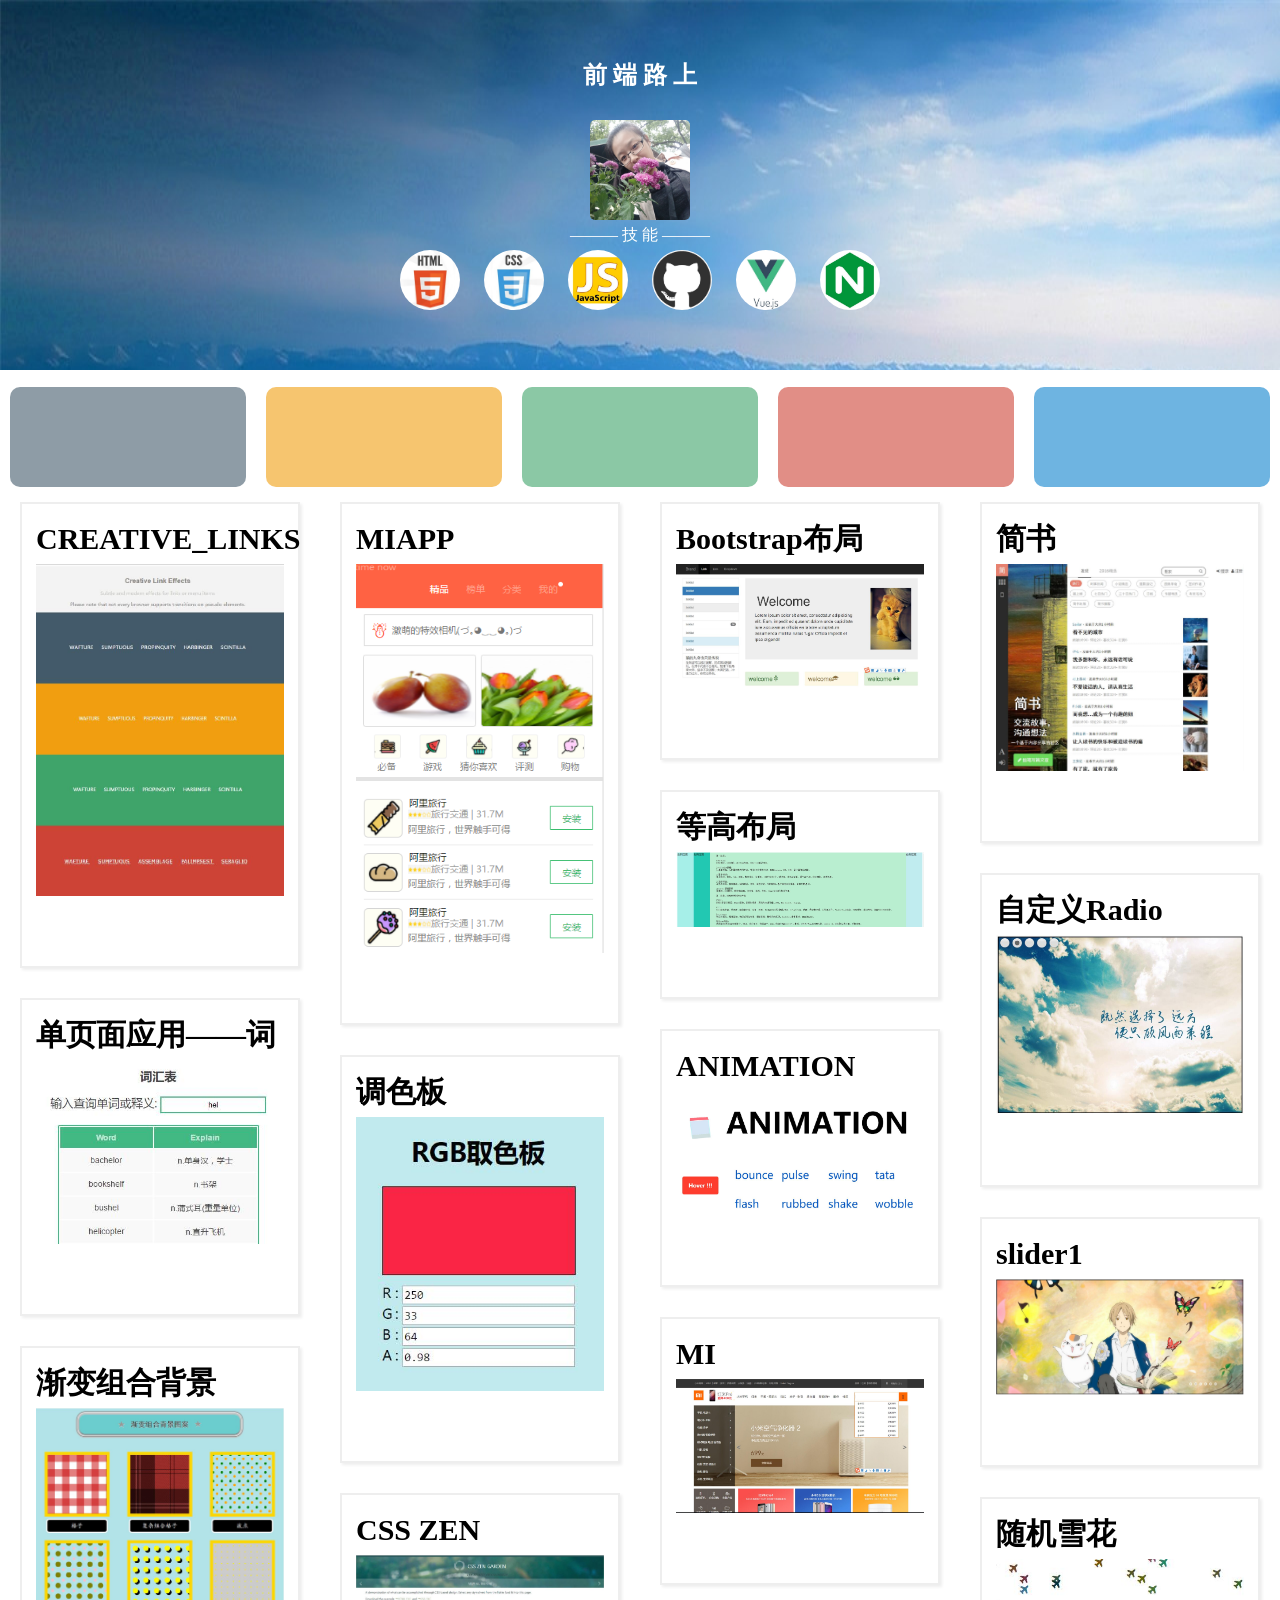
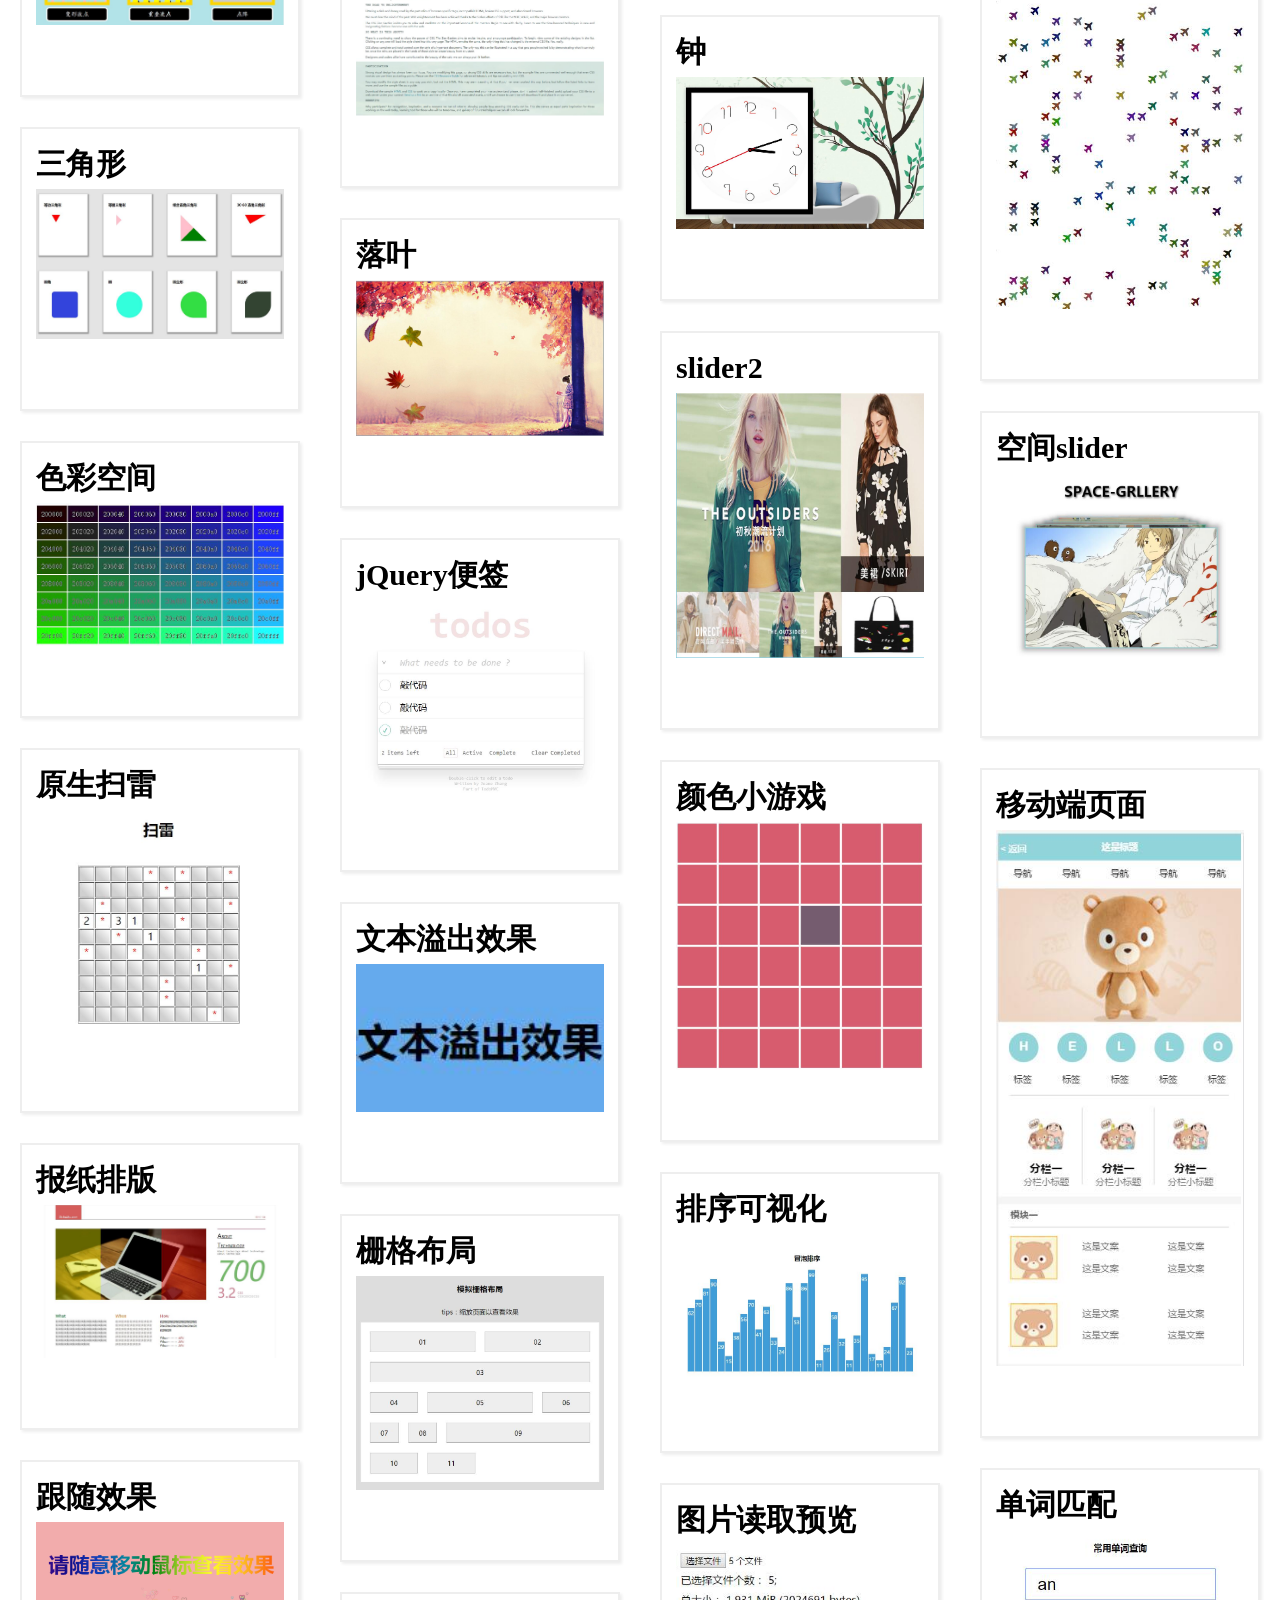
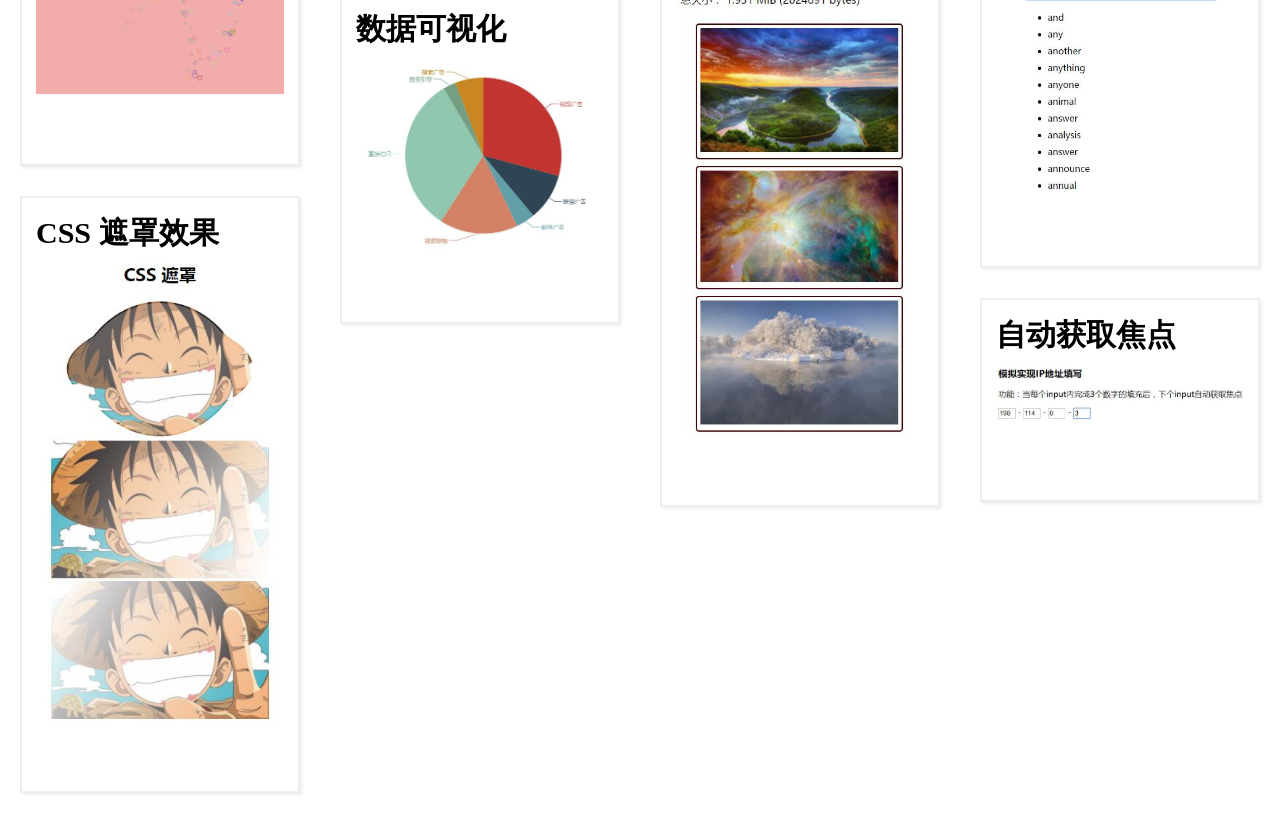
<file: index.html>
<!DOCTYPE html PUBLIC "-//W3C//DTD XHTML 1.0 Transitional//EN" "http://www.w3.org/TR/xhtml1/DTD/xhtml1-transitional.dtd">
<html xmlns="http://www.w3.org/1999/xhtml" xml:lang="en">
<head>
	<meta http-equiv="Content-Type" content="text/html;charset=UTF-8">
	<title>小前端</title>
	<link rel="shortcut icon" href="cover/favicon.ico">
	<link rel="stylesheet" type="text/css" href="index.css">
</head>
<body>
	<header>
		<h2 class="title">前 端 路 上</h2>
		<a class="photo"></a>
		<p> 技 能 </p>
		<div>
			<a class="logos html" style='background-image:url(img/html.jpg);'></a>
			<a class="logos html" style='background-image:url(img/css.jpg);'></a>
			<a class="logos js" style='background-image:url(img/js.jpg);'></a>
			<a class="logos github" style='background-image:url(img/github.jpg);'></a>
			<a class="logos vue" style='background-image:url(img/vue.jpg);'></a>
			<a class="logos node" style='background-image:url(img/node.jpg);'></a>
		</div>
	</header>
	<div id="classify">
		<a class="classifies" href="javascript:;" style='background:#435a6b'></a>
		<a class="classifies" href="javascript:;" style='background:#f19f0f;'></a>
		<a class="classifies" href="javascript:;" style='background:#3fa46a;'></a>
		<a class="classifies" href="javascript:;" style='background:#cd4436;'></a>
		<a class="classifies" href="javascript:;" style='background:#0e83cd;'></a>
	</div>
	<section id="outer">
		<ul>
			<li><h5>CREATIVE_LINKS</h5><a href="https://jeane-zz.github.io/show/creative_link.html"><img src="cover/links.jpg" alt="" /></a></li>
			<li><h5>单页面应用——词汇表</h5><a href="https://jeane-zz.github.io/hang/vue/upgrade/component_words"><img src="cover/word.jpg" alt="" /></a></li>
			
			<li><h5>渐变组合背景</h5><a href="https://jeane-zz.github.io/show/background-gradient"><img src="cover/background.jpg" alt="" /></a></li>
			<li><h5>三角形</h5><a href="https://jeane-zz.github.io/show/border-triangle.html"><img src="cover/border.jpg" alt="" /></a></li>
			<li><h5>色彩空间</h5><a href="https://jeane-zz.github.io/show/colorspace.html"><img src="cover/space.jpg" alt="" /></a></li>
			<li><h5>原生扫雷</h5><a href="https://jeane-zz.github.io/show/sweep2.html"><img src="cover/sweep.jpg" alt="" /></a></li>
			<li><h5>报纸排版</h5><a href="https://jeane-zz.github.io/ife/hc06"><img src="cover/paper.jpg" alt="" /></a></li>
			<li><h5>跟随效果</h5><a href="https://jeane-zz.github.io/show/mousefollow2.html"><img src="cover/mousefollow.png" alt="" /></a></li>
			
			<li><h5>CSS 遮罩效果</h5><a href="https://jeane-zz.github.io/show/mask.html"><img src="cover/mask.jpg" alt="" /></a></li>
		</ul>
		<ul>
			<li><h5>MIAPP</h5><a href="https://jeane-zz.github.io/show/miapp.html"><img src="cover/miapp.png" alt="" /></a></li>
			<li><h5>调色板</h5><a href="https://jeane-zz.github.io/show/color-trans.html"><img src="cover/rgb.jpg" alt="" /></a></li>
			<li><h5>CSS ZEN GARDEN</h5><a href="https://jeane-zz.github.io/show/czg1.html"><img src="cover/czg.jpg" alt="" /></a></li>
			<li><h5>落叶</h5><a href="https://jeane-zz.github.io/show/fallen_leaves.html"><img src="cover/leave.jpg" alt="" /></a></li>
			<li><h5>jQuery便签</h5><a href="https://jeane-zz.github.io/show/todomvc.html"><img src="cover/todo.jpg" alt="" /></a></li>
			<li><h5>文本溢出效果</h5><a href="https://jeane-zz.github.io/show/ellipsis.html"><img src="cover/ellipsis.jpg" alt="" /></a></li>
			<li><h5>栅格布局</h5><a href="https://jeane-zz.github.io/ife/hc08"><img src="cover/bootstr.jpg" alt="" /></a></li>
			<li><h5>数据可视化</h5><a href="https://jeane-zz.github.io/ife/echarts/echarts/1.html"><img src="cover/echarts.jpg" alt="" /></a></li>
			
		</ul>
		<ul>
			<li><h5>Bootstrap布局</h5><a href="https://jeane-zz.github.io/show/bootstrap"><img src="cover/boot.jpg" alt="" /></a></li>
			<li><h5>等高布局</h5><a href="https://jeane-zz.github.io/show/layout_equal_height.html"><img src="cover/height.jpg" alt="" /></a></li>
			<li><h5>ANIMATION</h5><a href="https://jeane-zz.github.io/show/anim.html"><img src="cover/anim.jpg" alt="" /></a></li>
			<li><h5>MI</h5><a href="https://jeane-zz.github.io/show/mi.html"><img src="cover/mi.jpg" alt="" /></a></li>
			<li><h5>钟</h5><a href="https://jeane-zz.github.io/show/watch_1.html"><img src="cover/watch.jpg" alt="" /></a></li>
			<li><h5>slider2</h5><a href="https://jeane-zz.github.io/show/pageturn_leftandright.html"><img src="cover/left.jpg" alt="" /></a></li>
			<li><h5>颜色小游戏</h5><a href="https://jeane-zz.github.io/show/color"><img src="cover/color.jpg" alt="" /></a></li>
			<li><h5>排序可视化</h5><a href="https://jeane-zz.github.io/show/sort.html"><img src="cover/sort.jpg" alt="" /></a></li>
			<li><h5>图片读取预览</h5><a href="https://jeane-zz.github.io/show/inputfile.html"><img src="cover/inputfile.jpg" alt="" /></a></li>
		</ul>
		<ul>
			<li><h5>简书</h5><a href="https://jeane-zz.github.io/show/jianshu.html"><img src="cover/jian.jpg" alt="" /></a></li>
			<li><h5>自定义Radio</h5><a href="https://jeane-zz.github.io/show/radio-checkbox.html"><img src="cover/radio.jpg" alt="" /></a></li>
			<li><h5>slider1</h5><a href="https://jeane-zz.github.io/show/sliderjs.html"><img src="cover/slider.jpg" alt="" /></a></li>
			<li><h5>随机雪花</h5><a href="https://jeane-zz.github.io/show/snowflowers.html"><img src="cover/snow.jpg" alt="" /></a></li>
			<li><h5>空间slider</h5><a href="https://jeane-zz.github.io/show/spacegallery.html"><img src="cover/gallery.jpg" alt="" /></a></li>
			<li><h5>移动端页面</h5><a href="https://jeane-zz.github.io/ife/hc11"><img src="cover/hc11.jpg" alt="" /></a></li>
			<li><h5>单词匹配</h5><a href="https://jeane-zz.github.io/show/words.html"><img src="cover/words.jpg" alt="" /></a></li>
			<li><h5>自动获取焦点</h5><a href="https://jeane-zz.github.io/show/autotab.html"><img src="cover/autotab.jpg" alt="" /></a></li>
		</ul>
	</section>
	<script type="text/javascript">
	//window.onload = function(){
		// document.body.style.backgroundImage = `url(img/body-${parseInt(Math.random()*8)}.jpg)`
		setInterval(function(){
			var len = document.getElementsByTagName('span')
			console.log(len)
			if(len.length > 500) {
				for(var i = 0; i < 300; i++) {
					var divCur = document.querySelector('span')
					document.body.removeChild(divCur)
					console.log('remove')
				}
			}
		},10000)
	
		heart();
		function heart() {
			document.onmousemove = function(evt){
			    var oEvent = evt || window.event;
			    var scrollleft = document.documentElement.scrollLeft || document.body.scrollLeft;
			    var scrolltop = document.documentElement.scrollTop || document.body.scrollTop;
			    var ooo = document.createElement('span');
			    ooo.innerHTML = '♥';
			    ooo.style.left = oEvent.clientX + scrollleft +Math.random()*30 +"px";
				ooo.style.top = oEvent.clientY + scrolltop + Math.random()*40 + "px";
				ooo.style.color = 'rgb('+parseInt(Math.random()*255)+','+parseInt(Math.random()*255)+','+parseInt(Math.random()*255)+')';
				ooo.style.fontSize = parseInt(Math.random()*30) + 'px';
				document.body.appendChild(ooo);
			}
		}
	//}
	</script>
</body>
</html>
</file>
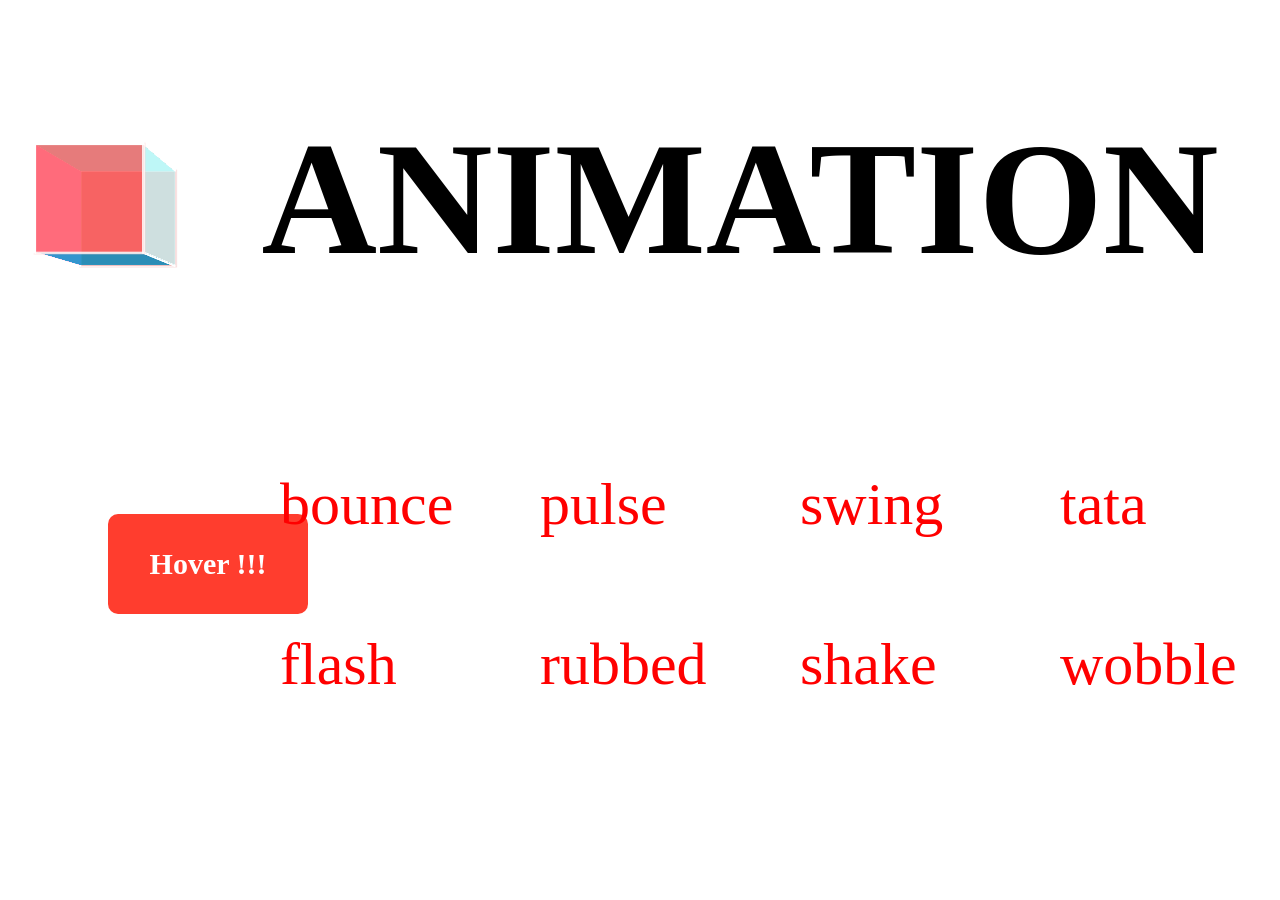
<file: anim.html>
<!DOCTYPE html>
<html>
<head>
  <meta charset="utf-8">
  <meta name="viewport" content="width=device-width">
  <title>动画</title>
  <link rel="stylesheet" href="anim.css">
  <link rel="shortcut icon" href="../image/favicon.ico">
</head>
<body>
  <section id="magic">
    <div class="d1"></div>
    <div class="d2"></div>
    <div class="d3"></div>
    <div class="d4"></div>
    <div class="d5"></div>
    <div class="d6"></div>
  </section>
  <h1>ANIMATION</h1>
  <div class="tip">Hover !!!</div>
  <section id="anim">
    <div><span class="a">bounce</span></div>
    <div><span class="b">flash</span></div>
    <div><span class="c">pulse</span></div>
    <div><span class="d">rubbed</span></div>
    <div><span class="e">swing</span></div>
    <div><span class="f">shake</span></div>
    <div><span class="g">tata</span></div>
    <div><span class="h">wobble</span></div>
  </section>
  
</body>
</html>
</file>
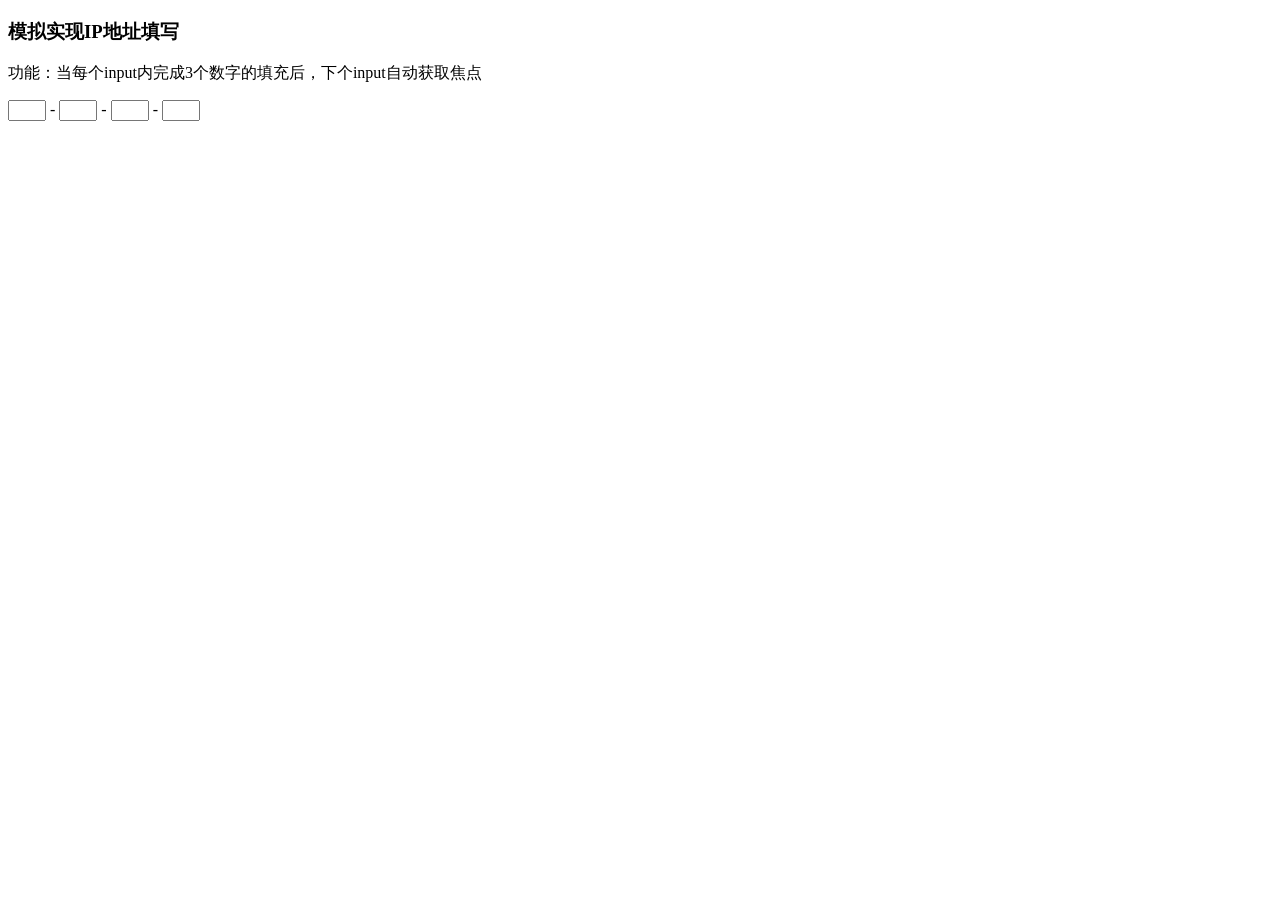
<file: autotab.html>
<!DOCTYPE html>
<html lang="en">
<head>
	<meta charset="UTF-8">
	<title>autotab 自动切换焦点</title>
	<style type="text/css">
		form {
			width: 200px;
		}
		input {
			width: 30px;
		}

	</style>
</head>
<body>
	<section>
		<h3>模拟实现IP地址填写</h3>
		<p>功能：当每个input内完成3个数字的填充后，下个input自动获取焦点</p>
		<form>
			<input type="text" name="ip1" id="ipText1" required maxlength="3"> - 
			<input type="text" name="ip2" id="ipText2" required maxlength="3"> - 
			<input type="text" name="ip3" id="ipText3" required maxlength="3"> - 
			<input type="text" name="ip4" id="ipText4" required maxlength="3">
		</form>
	</section>

	<script type="text/javascript">
		(function () {
			let textBox1 = document.querySelector('#ipText1')
			let textBox2 = document.querySelector('#ipText2')
			let textBox3 = document.querySelector('#ipText3')
			let textBox4 = document.querySelector('#ipText4')
			// console.log(textBox1)

			function autoTab(event) {
				let ev = event || window.event
				let target = ev.target || ev.srcElement

				if(target.value.length == target.maxLength) {
					let form = target.form
					for(let i = 0, len = form.elements.length; i < len; i++) {
						if(form.elements[i] == target) {
							if(form.elements[i + 1]) {
								form.elements[i + 1].focus()
							}
							return
						}
					}
				}	
			}
			function check(event) {
				let ev = event || window.event
				let target = ev.target || ev.srcElement
				let value = target.value
				if(isNaN(Number(value))){
					alert('请输入数字')
				}
				if(Number(value) < 0 || Number(value) > 255) {
					alert ('请输入 0 - 255 之间的数值')
				}

			}
			textBox1.addEventListener('keyup', check)
			textBox2.addEventListener('keyup', check)
			textBox3.addEventListener('keyup', check)
			textBox4.addEventListener('keyup', check)
			textBox1.addEventListener('keyup', autoTab)
			textBox2.addEventListener('keyup', autoTab)
			textBox3.addEventListener('keyup', autoTab)
			textBox4.addEventListener('keyup', autoTab)

		})()

	</script>
</body>
</html>
</file>
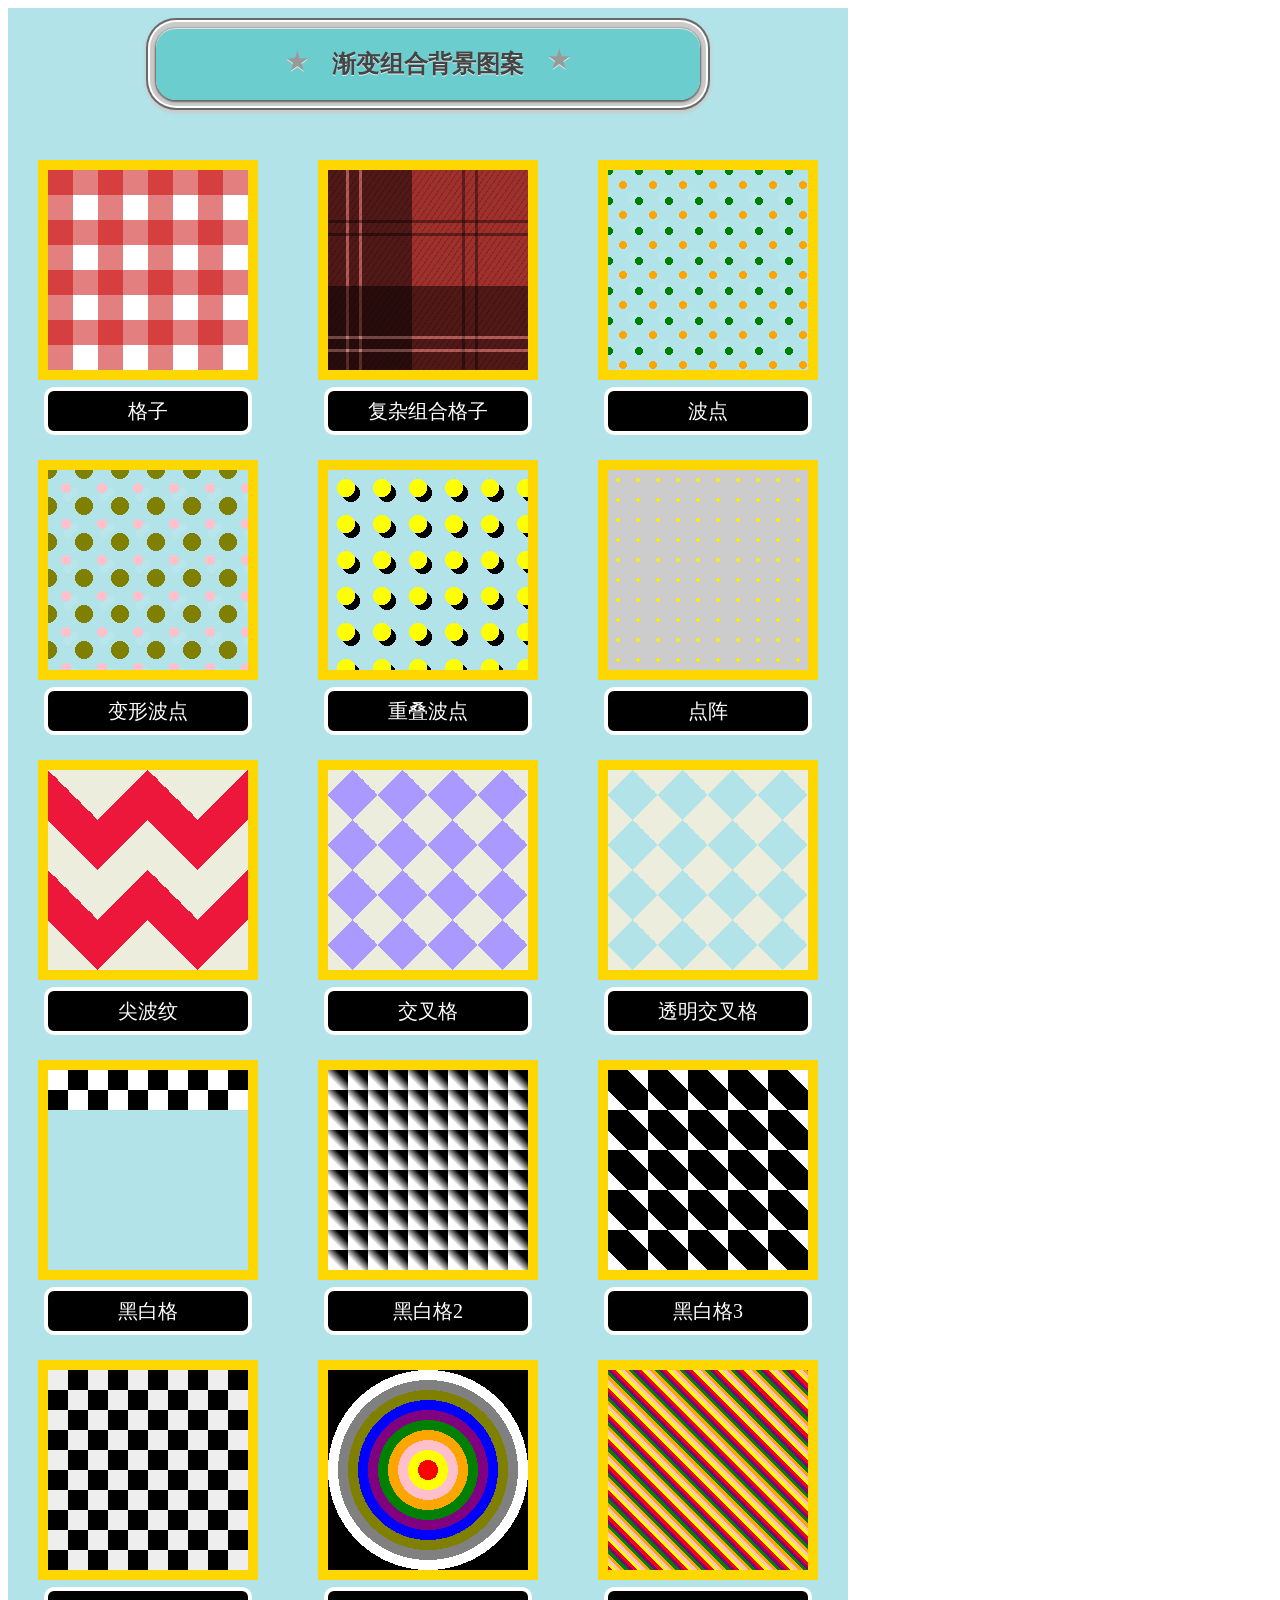
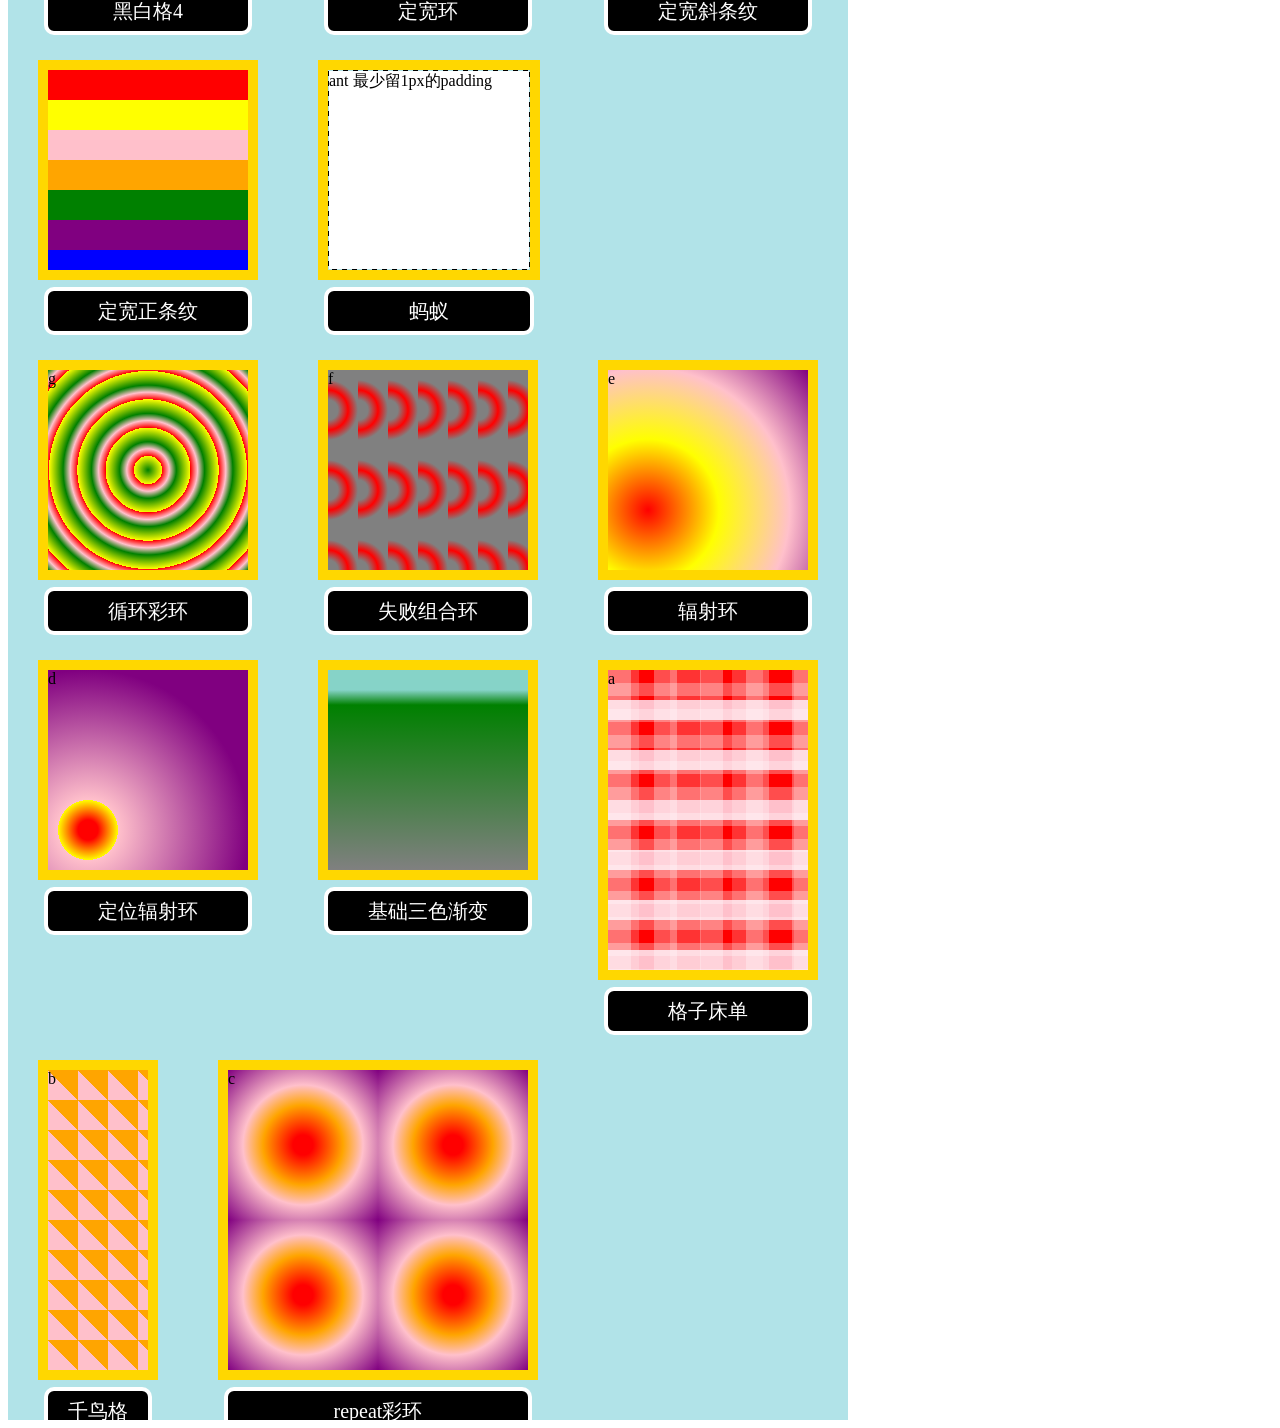
<file: background-gradient.html>
﻿<!DOCTYPE html>
<html ng-app="app">
<head>
  <meta charset="utf-8">
  <meta name="viewport" content="width=device-width">
  <title>background gradient</title>
  <link href="font-awesome-4.7.0/css/font-awesome.min.css" rel="stylesheet" rel="stylesheet" type="text/css" />
  <link rel="stylesheet" href="background_gradient.css">
  <link rel="shortcut icon" href="cover/favicon.ico">
</head>
<body>
  <section>
    <h1>渐变组合背景图案</h1>
    <div class="dddd"><span>格子</span></div>
    <div class="ddd"><span>复杂组合格子</span></div>
    <div class="dd"><span>波点</span></div>
    <div class="cc"><span>变形波点</span></div>
    <div class="ccc"><span>重叠波点</span></div>
    <div class="cccc"><span>点阵</span></div>
    <div class="bb"><span>尖波纹</span></div>
    <div class="bbb"><span>交叉格</span></div>
    <div class="bbbb"><span>透明交叉格</span></div>
    <div class="aa"><span>黑白格</span></div>
    <div class="aaa"><span>黑白格2</span></div>
    <div class="aaaa"><span>黑白格3</span></div>
    <div class="aaaaa"><span>黑白格4</span></div>
    <div class="color2"><span>定宽环</span></div>
    <div class="color"><span>定宽斜条纹</span></div>
    <div class="color1"><span>定宽正条纹</span></div>
    <div class="ant">ant 最少留1px的padding<span>蚂蚁</span></div>
    <div class="g">g<span>循环彩环</span></div>
    <div class="f">f<span>失败组合环</span></div>
    <div class="e">e<span>辐射环</span></div>
    <div class="d">d<span>定位辐射环</span></div>
    <div> <span>基础三色渐变</span></div>
    <div class="a">a<span>格子床单</span></div>
    <div class="b">b<span>千鸟格</span></div>
    <div class="c">c<span>repeat彩环</span></div>
    
  </section>
</body>
</html>
</file>
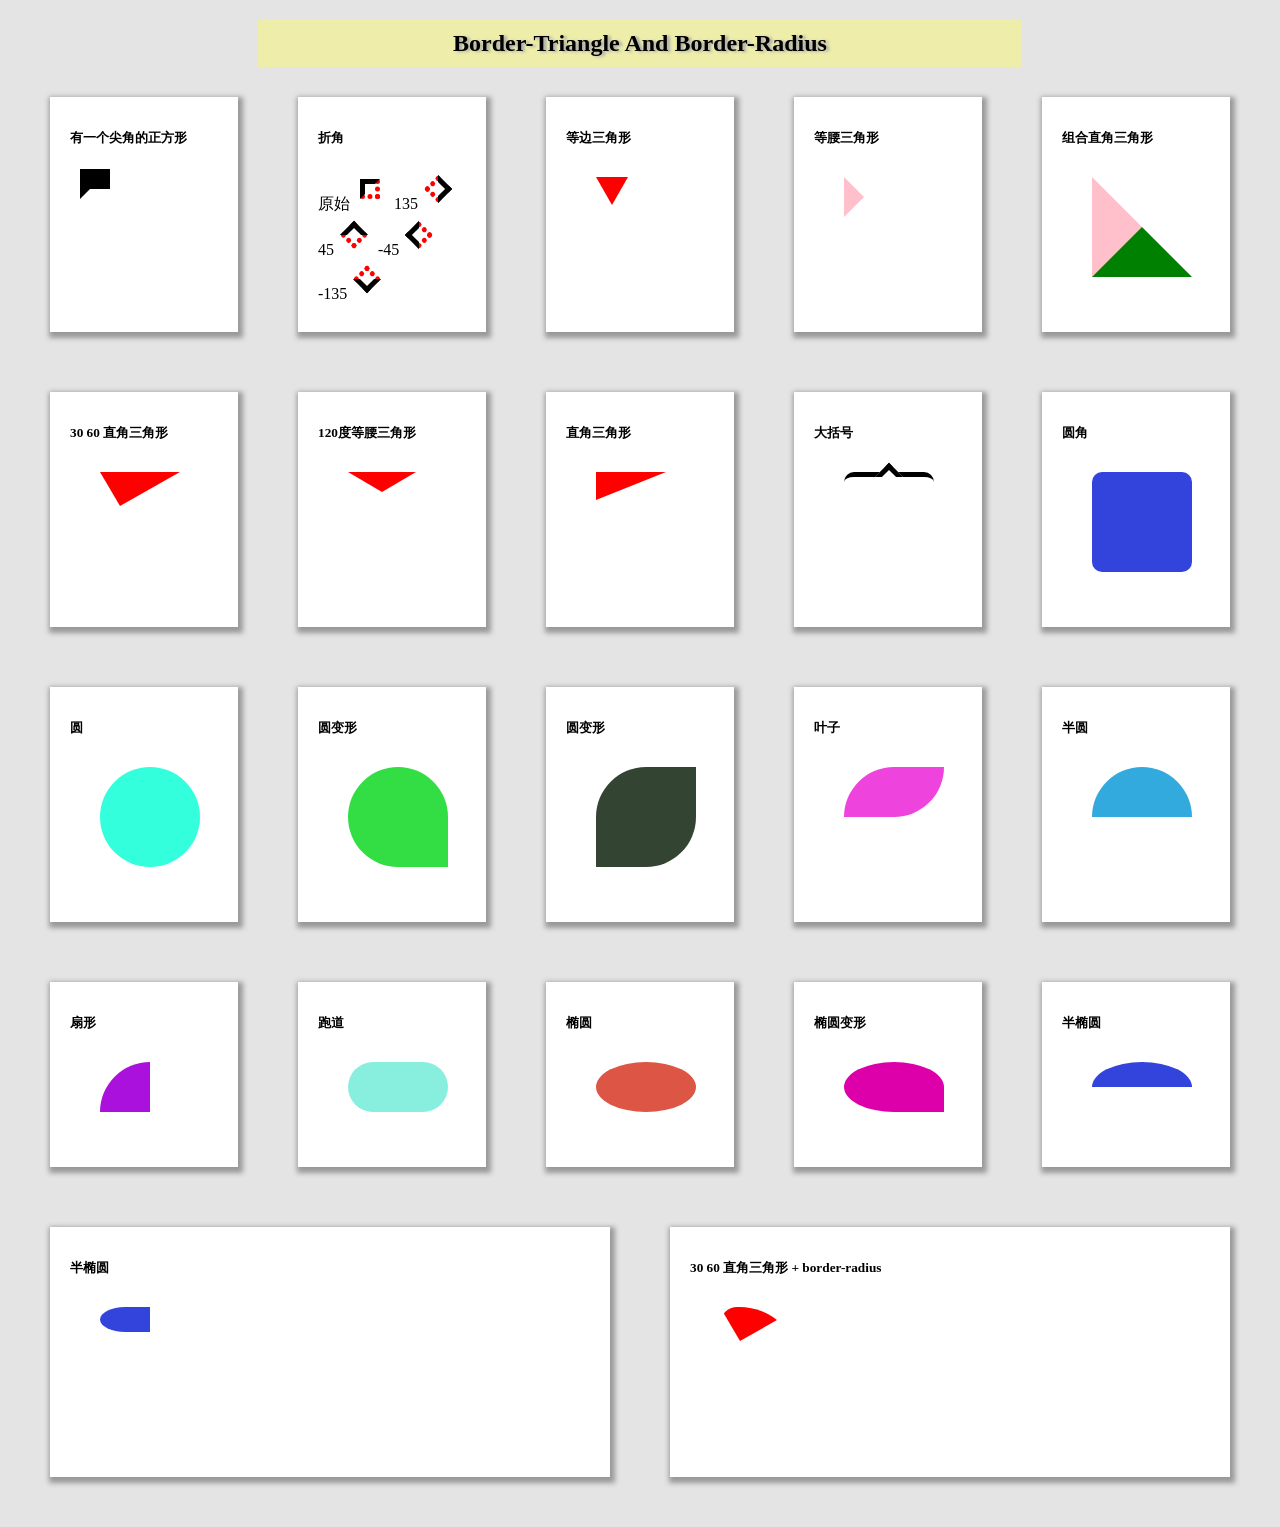
<file: border-triangle.html>
<!DOCTYPE html>
<html>
<head>
  <meta charset="utf-8">
  <meta name="viewport" content="width=device-width">
  <title>border triangle circle</title>
  <link rel="stylesheet" href="border-triangle.css">
  <link rel="shortcut icon" href="cover/favicon.ico">
</head>
<body>
  <h2>Border-Triangle And Border-Radius</h2>
  <section class="container">
    <div class="wrap">
      <h5>有一个尖角的正方形</h5>
      <div class="j1"></div>
    </div>
    <div class="wrap">
      <h5>折角</h5>
      <span>原始</span><div class = "b4"></div>
      <span>135</span><div class = "b1"></div>
      <span>45</span><div class = "b2"></div>
      <span>-45</span><div class = "b3"></div>  
      <span>-135</span><div class = "b5"></div>
    </div>
    <div class="wrap">
      <h5>等边三角形</h5>
      <div class="d1"></div>
    </div>
    <div class="wrap">
      <h5>等腰三角形</h5>
      <div class="d2"></div>
    </div>
    <div class="wrap">
      <h5>组合直角三角形</h5>
      <div class ="d3"></div>
    </div>
    <div class="wrap">
      <h5>30 60 直角三角形</h5>
      <div class ="d6"></div>
    </div>
    <div class="wrap">
      <h5>120度等腰三角形</h5>
      <div class="d5"></div>
    </div>
    <div class="wrap">
      <h5>直角三角形</h5>
      <div class ="d33"></div>
    </div>
    <div class="wrap">
      <h5>大括号</h5>
      <div class ="brace"></div>
    </div>
    <div class="wrap">
      <h5>圆角</h5>
      <div class="yj"></div>
    </div>
    
    <div class="wrap">
      <h5>圆</h5>
      <div class="yj1"></div>
    </div>
    <div class="wrap">
      <h5>圆变形</h5>
      <div class="yj2"></div>
    </div>
    <div class="wrap">
      <h5>圆变形</h5>
      <div class="yj3"></div>
    </div>
    <div class="wrap">
      <h5>叶子</h5>
      <div class="yj4"></div>
    </div>
    <div class="wrap">
      <h5>半圆</h5>
      <div class="yj5"></div>
    </div>
    <div class="wrap">
      <h5>扇形</h5>
      <div class="yj6"></div>
    </div>
    <div class="wrap">
      <h5>跑道</h5>
      <div class="yj7"></div>
    </div>
    <div class="wrap">
      <h5>椭圆</h5>
      <div class="yj8"></div>
    </div>
    <div class="wrap">
      <h5>椭圆变形</h5>
      <div class="yj9"></div>
    </div>
    <div class="wrap">
      <h5>半椭圆</h5>
      <div class="yj0"></div>
    </div>
    <div class="wrap">
      <h5>半椭圆</h5>
      <div class="yj00"></div>
    </div>
    <div class="wrap">
      <h5>30 60 直角三角形 + border-radius</h5>
      <div class ="d66"></div>
    </div>

  </section>

</body>
</html>
</file>
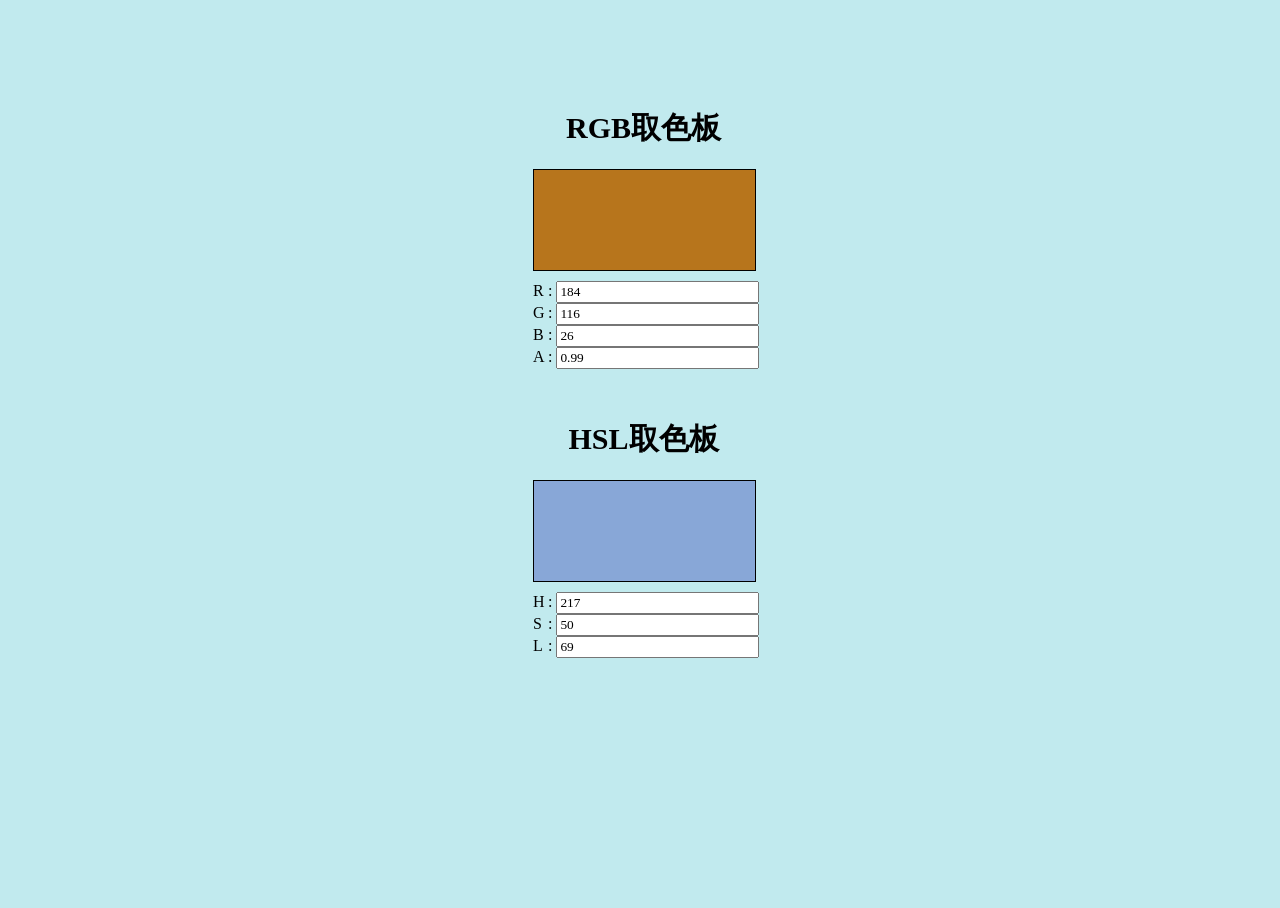
<file: color-trans.html>
<!DOCTYPE html>
<html>
<head>
	<title>调色板 颜色类型转换</title>
	<meta charset="utf-8">
	<link rel="shortcut icon" href="cover/favicon.ico">
	<style type="text/css">
		html, body {
			width: 100%;
			height: 100%;
			background: #c1eaee
		}
		section {
			width: 230px;
			padding: 50px 100px;
			margin: 0 auto;
			background: #c1eaee;
		}
		.output {
		  width: 221px;
		  height: 100px;
		  border: 1px solid;
		  margin: 20px 0 10px 0;
		}

		input {
		  width: 195px;
		  font-family: Consolas;
		}
		span {
			display: inline-block;
			width: 15px;
		}
		h3 {
			font-size: 30px;
			width: 221px;
			text-align: center;
			margin: 50px 0 10px 0;
		}
	</style>
</head>
<body>
<section>
	<h3>RGB取色板</h3>
	<div class="output rgba"></div>
	<form class="form_rgb">
	  <label ><span>R</span>: <input id="r" type="number" placeholder="请输入0-255之间的数值" max='255' min="0" ></label><br>
	  <label ><span>G</span>: <input id="g" type="number" placeholder="请输入0-255之间的数值" max='255' min="0" ></label><br>
	  <label ><span>B</span>: <input id="b" type="number" placeholder="请输入0-255之间的数值" max='255' min="0" ></label><br>
	  <label ><span>A</span>: <input id="a" type="number" placeholder="请输入0-1之间的数值" max='1' min="0" step="0.01" ></label><br>
	</form>
	<script>
		var r = document.querySelector('#r')
		var g = document.querySelector('#g')
		var b = document.querySelector('#b')
		var a = document.querySelector('#a')
		r.value = parseInt(Math.random()*255)
		g.value = parseInt(Math.random()*255)
		b.value = parseInt(Math.random()*255)
		a.value = Math.random().toFixed(2)
		var color = `rgba(${r.value}, ${g.value}, ${b.value}, ${a.value})`
		var form1 = document.querySelector('.form_rgb')	
		var output1 = document.querySelector('.rgba')

		output1.style.background = color

		form1.addEventListener('change', function (event) {
			if(event.target.tagName == 'INPUT' ) {
				color = `rgba(${r.value}, ${g.value}, ${b.value}, ${a.value})`
				output1.style.background = color
			}
		})
	</script>
	<h3>HSL取色板</h3>
	<div class="output hsl"></div>
	<form class="form_hsl">
	  <label ><span>H</span>: <input id="h" type="number" placeholder="请输入0-360之间的数值" max='360' min="0" ></label><br>
	  <label ><span>S</span>: <input id="s" type="number" placeholder="请输入0-100之间的数值" max='100' min="0" ></label><br>
	  <label ><span>L</span>: <input id="l" type="number" placeholder="请输入0-100之间的数值" max='100' min="0" ></label><br>
	</form>
	<script>
		var h = document.querySelector('#h')
		var s = document.querySelector('#s')
		var l = document.querySelector('#l')
		console.log(h, s, l)
		h.value = parseInt(Math.random()*360)
		s.value = parseInt(Math.random()*100)
		l.value = parseInt(Math.random()*100)
		console.log(h.value, s.value, l.value)
		var color_hsl = `hsl(${h.value}, ${s.value+'%'}, ${l.value+'%'})`
		console.log(color_hsl)
		var form2 = document.querySelector('.form_hsl')	
		var output2 = document.querySelector('.hsl')

		output2.style.background = color_hsl

		form2.addEventListener('change', function (event) {
			if(event.target.tagName == 'INPUT' ) {
				color_hsl =  `hsl(${h.value}, ${s.value+'%'}, ${l.value+'%'})`
				output2.style.background = color_hsl
			}
		})
	</script>

	<script type="text/javascript">
	function rgbToHex(r, g, b) {
		var s = '#'
		s += numToHex(r)
		s += numToHex(g)
		s += numToHex(b)
		return s
	}

	function numToHex(num) {
		if(num > 255) {
			num = 255
		}
		if(num < 0) {
			num = 0
		}
		var result = num.toString(16)
		return result.length > 1 ? result : '0' + result
	}


	function hslToRgb(h, s, l){
	    var r, g, b;

	    if(s == 0){
	        r = g = b = l; // achromatic
	    }else{
	        var hue2rgb = function hue2rgb(p, q, t){
	            if(t < 0) t += 1;
	            if(t > 1) t -= 1;
	            if(t < 1/6) return p + (q - p) * 6 * t;
	            if(t < 1/2) return q;
	            if(t < 2/3) return p + (q - p) * (2/3 - t) * 6;
	            return p;
	        }

	        var q = l < 0.5 ? l * (1 + s) : l + s - l * s;
	        var p = 2 * l - q;
	        r = hue2rgb(p, q, h + 1/3);
	        g = hue2rgb(p, q, h);
	        b = hue2rgb(p, q, h - 1/3);
	    }

	    return [Math.round(r * 255), Math.round(g * 255), Math.round(b * 255)];
	}

	function rgbToHsl(r, g, b){
	    r /= 255, g /= 255, b /= 255;
	    var max = Math.max(r, g, b), min = Math.min(r, g, b);
	    var h, s, l = (max + min) / 2;

	    if(max == min){
	        h = s = 0; // achromatic
	    }else{
	        var d = max - min;
	        s = l > 0.5 ? d / (2 - max - min) : d / (max + min);
	        switch(max){
	            case r: h = (g - b) / d + (g < b ? 6 : 0); break;
	            case g: h = (b - r) / d + 2; break;
	            case b: h = (r - g) / d + 4; break;
	        }
	        h /= 6;
	    }

	    return [h, s, l];
	}
	</script>
</section>
</body>
</html>
</file>
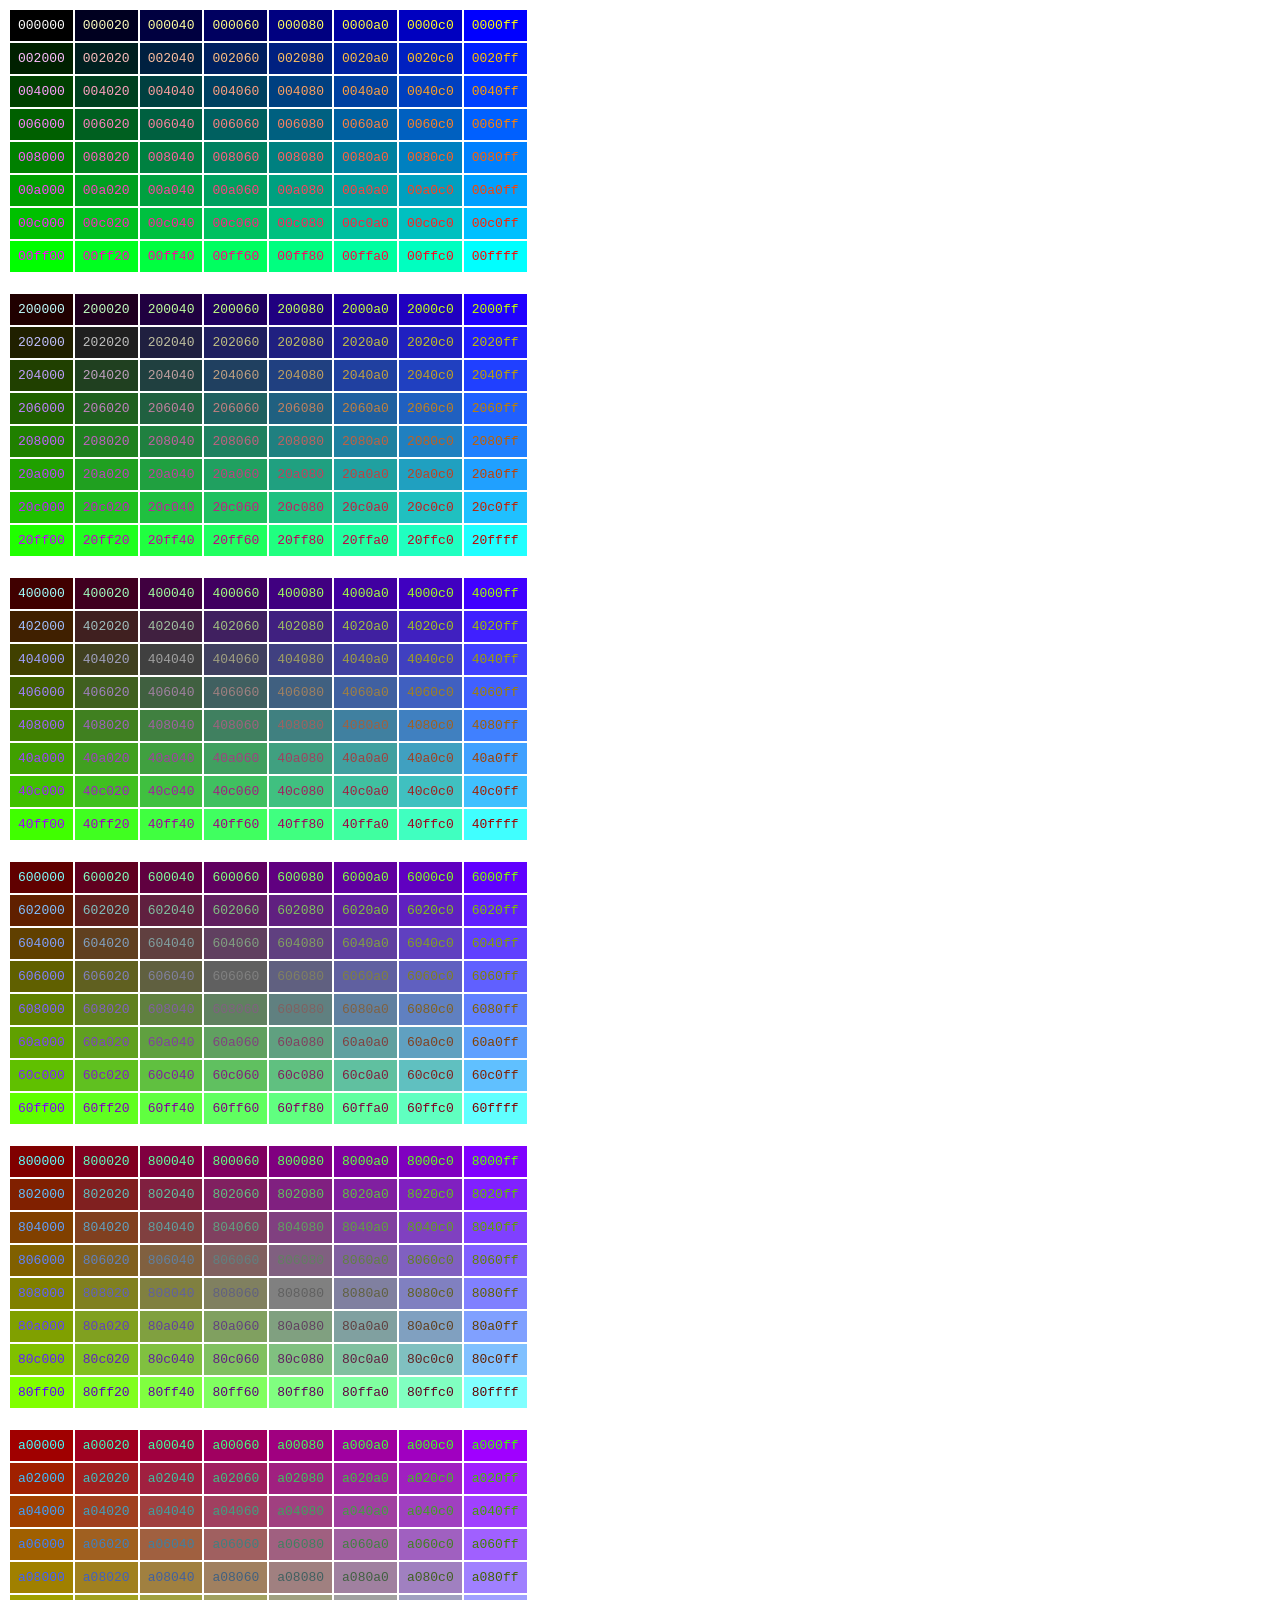
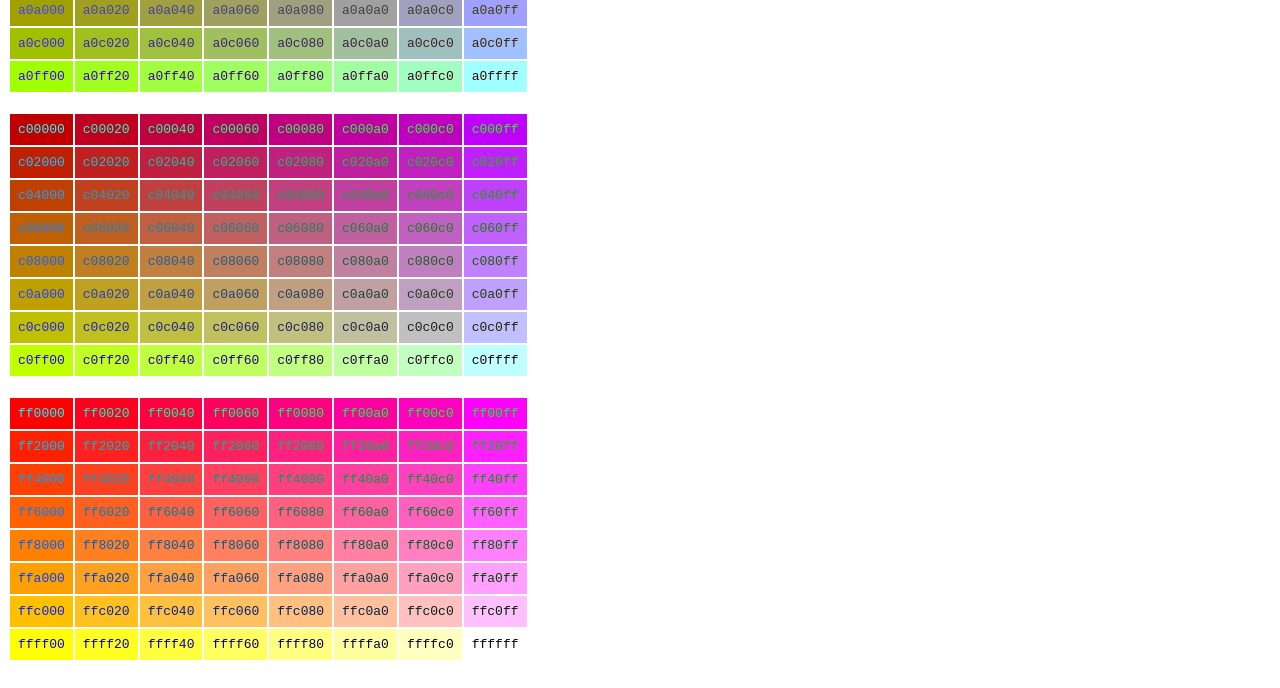
<file: colorspace.html>
<!DOCTYPE html PUBLIC "-//W3C//DTD XHTML 1.0 Transitional//EN" "http://www.w3.org/TR/xhtml1/DTD/xhtml1-transitional.dtd">
<html xmlns="http://www.w3.org/1999/xhtml" xml:lang="en">
<head>
	<meta http-equiv="Content-Type" content="text/html;charset=UTF-8">
	<title>色彩空间</title>
	<style>

	</style>
	
</head>
<body>
	<script>

		clr=new Array('00','20','40','60','80','a0','c0','ff');
		for (i=0;i<8;i++) { 
			document.write("<table border=0 cellpadding=8>");
			for (j=0;j<8;j++) {
			document.write("<tr>");
				for (k=0;k<8;k++) {
				document.write('<td bgcolor="#'+clr[i]+clr[j]+clr[k]+'">');
				document.write('<tt><font color="#'+clr[7-i]+clr[7-j]+clr[7-k]+'"> ');
				document.write(clr[i]+clr[j]+clr[k]+' </font></tt></td>'); 
				}
				document.write("</tr>"); 
			}
			document.write("</table><br>"); 
		}
	// end -->
	</script>
</body>
</html>
</file>
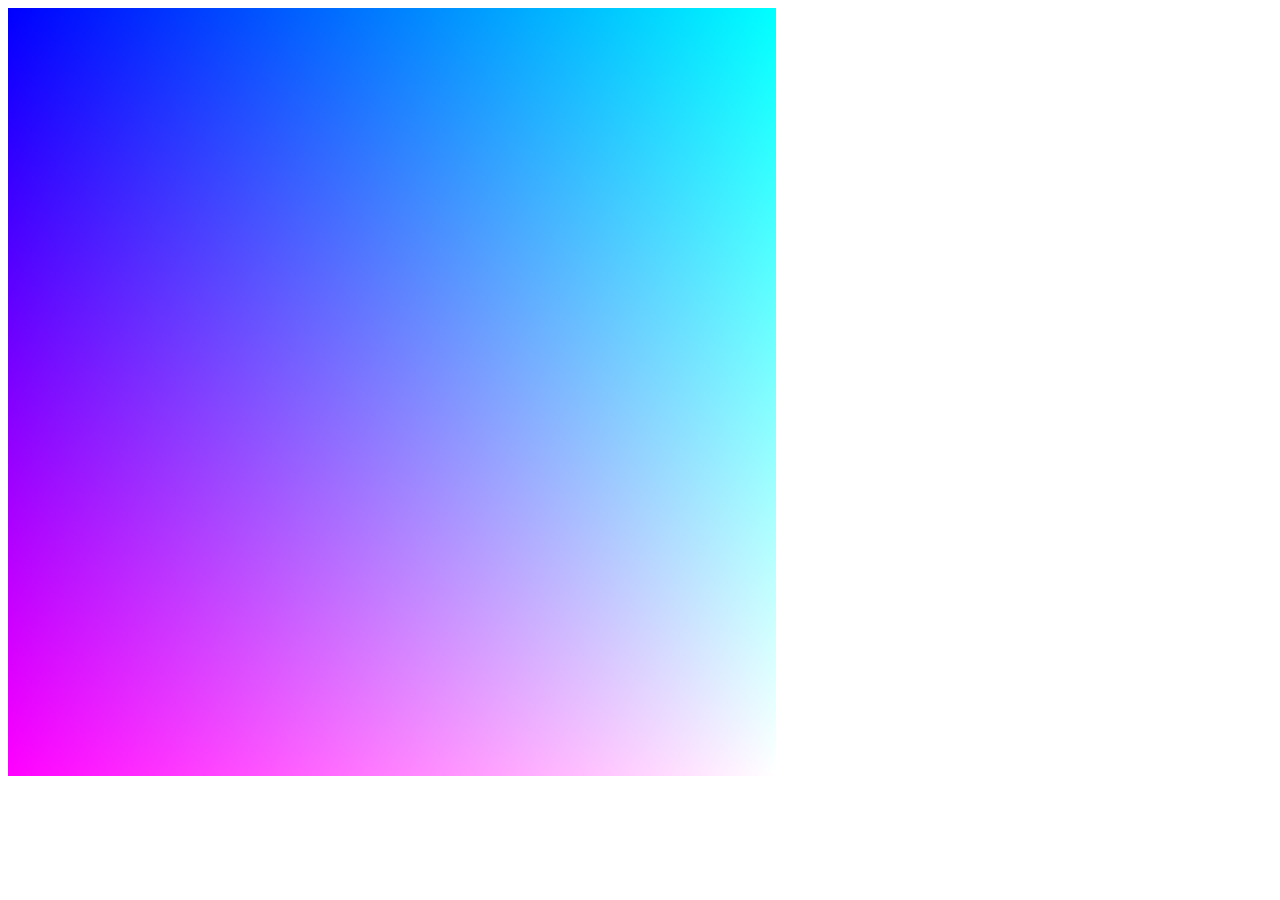
<file: colorspace2.html>
<!DOCTYPE html PUBLIC "-//W3C//DTD XHTML 1.0 Transitional//EN" "http://www.w3.org/TR/xhtml1/DTD/xhtml1-transitional.dtd">
<html xmlns="http://www.w3.org/1999/xhtml" xml:lang="en">
<head>
	<meta http-equiv="Content-Type" content="text/html;charset=UTF-8">
	<title>colorspace</title>
	<style>
		table {
			border-collapse: collapse;
		}
		td {
			width: 1px;
			height: 1px;
		}
	</style>
	<script type="text/javascript">
		function table(){
			var i = 0 ,j = 0 ;
			for ( i = 0; i <= 255; i++) {
				document.write("<tr>");
				for( j = 0;j <= 255; j++){
					document.write("<td style='background-color:rgb("+i+","+j+",255);'></td>");
					//document.write("<td bgcolor= 'rgb("+i+","+j+",255)'></td>");
				}
				document.write("</tr>");
			}
		}
	</script>
</head>
<body>

	<table border = 0>
		<thead></thead>
		<tbody>
			<script type="text/javascript">
				table();
			</script>
		</tbody>
	</table>
	
</body>
</html>
</file>
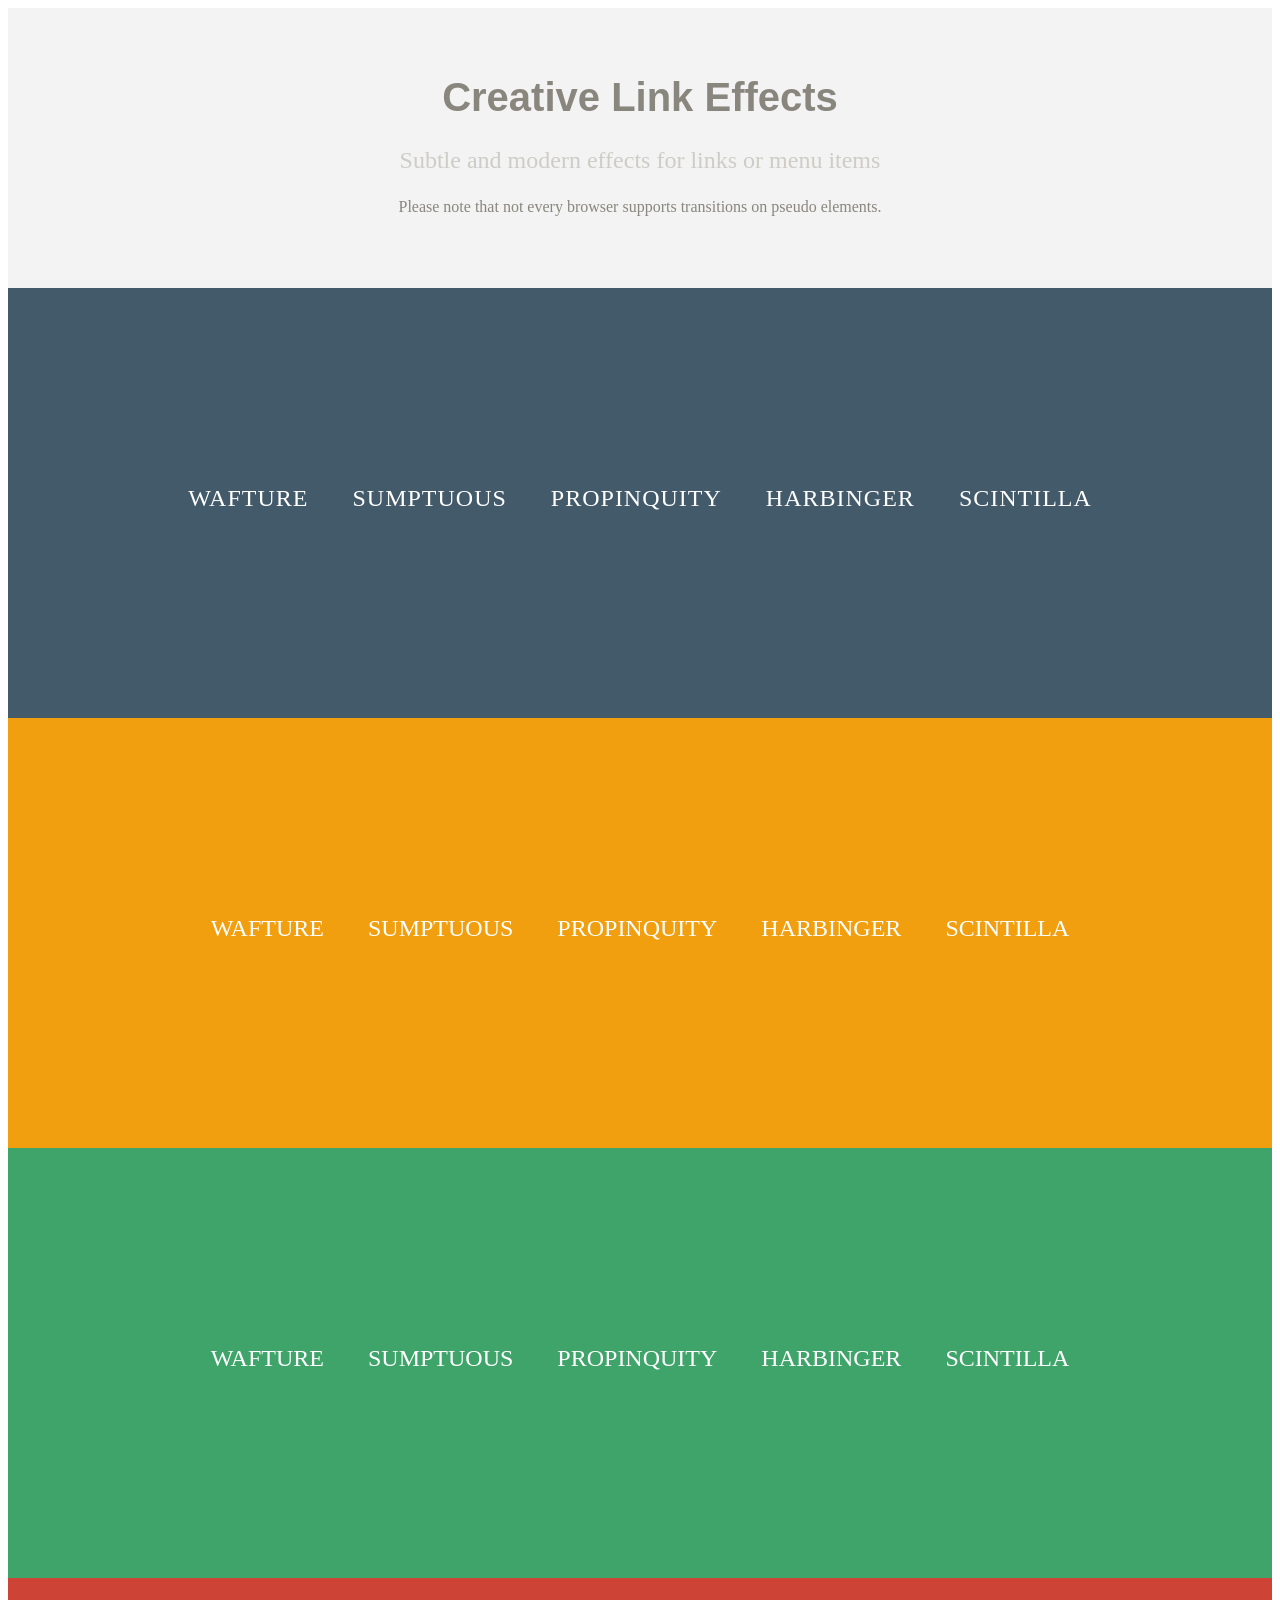
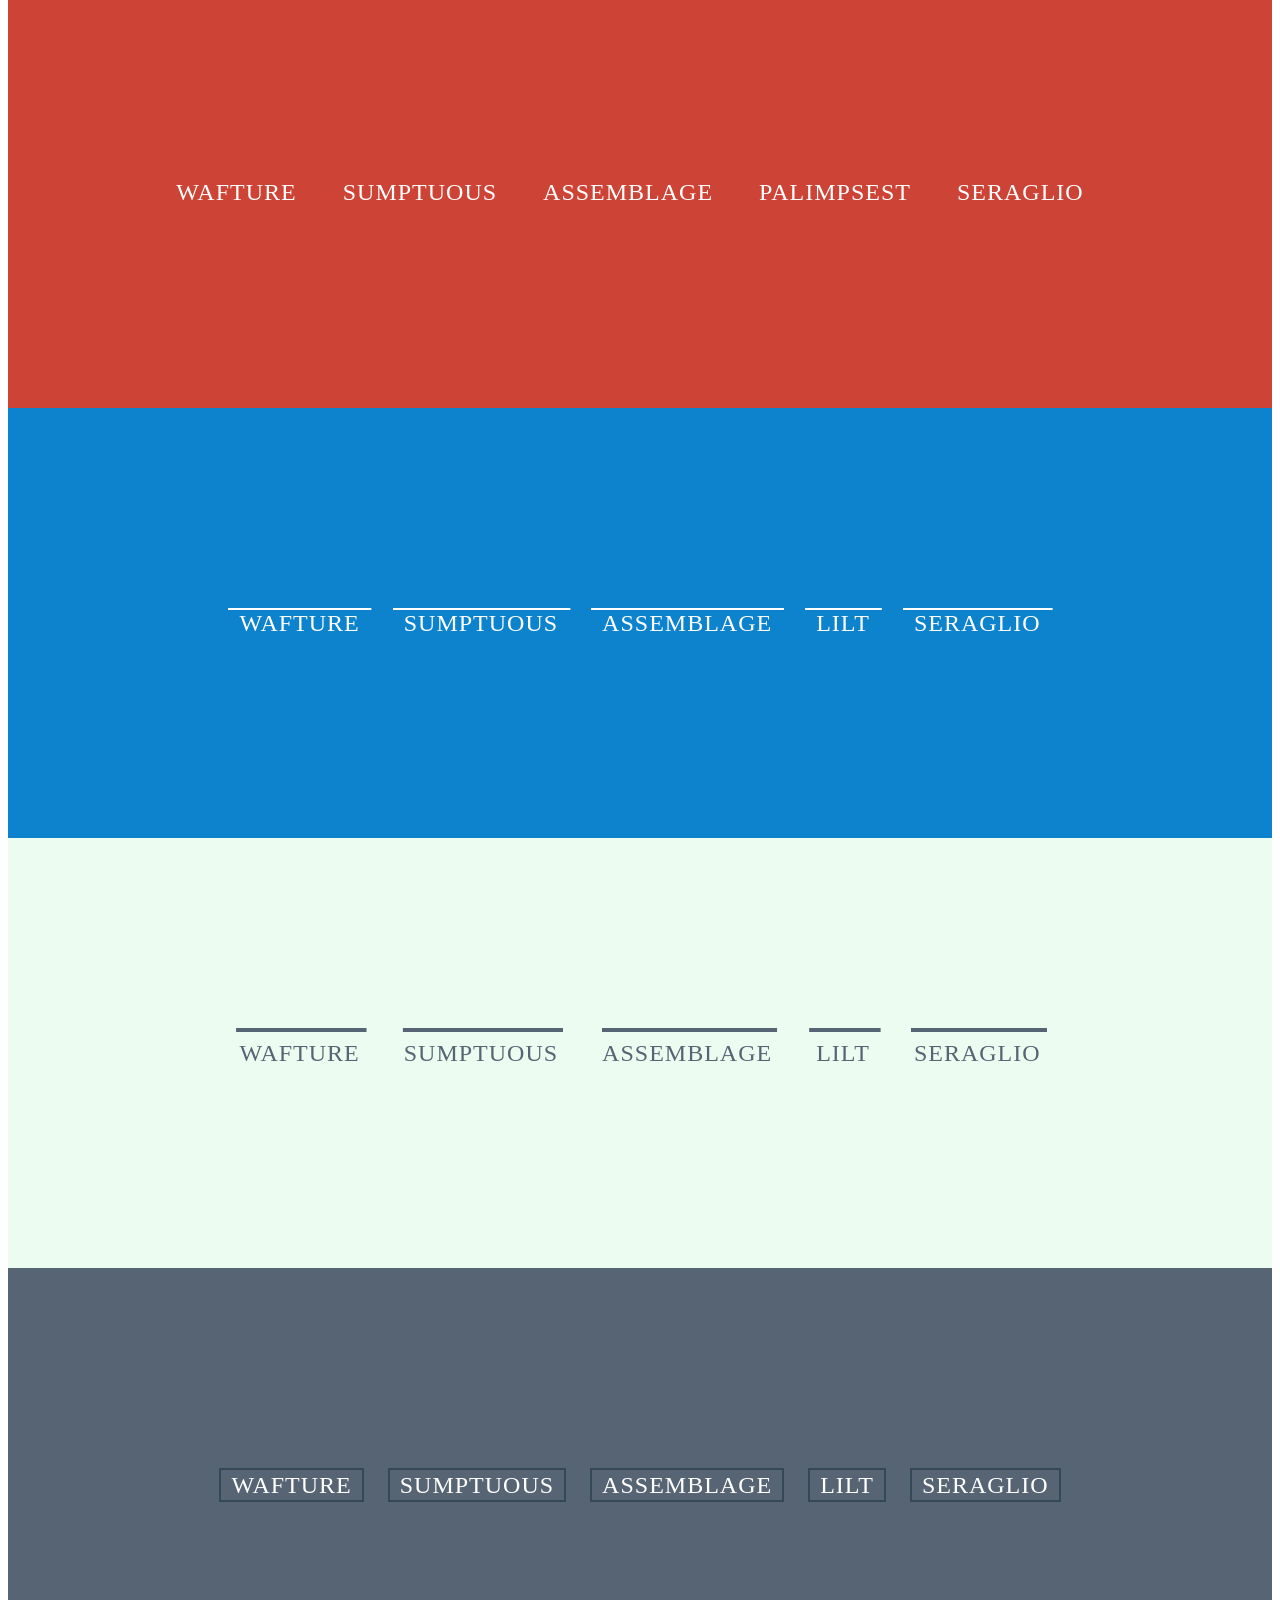
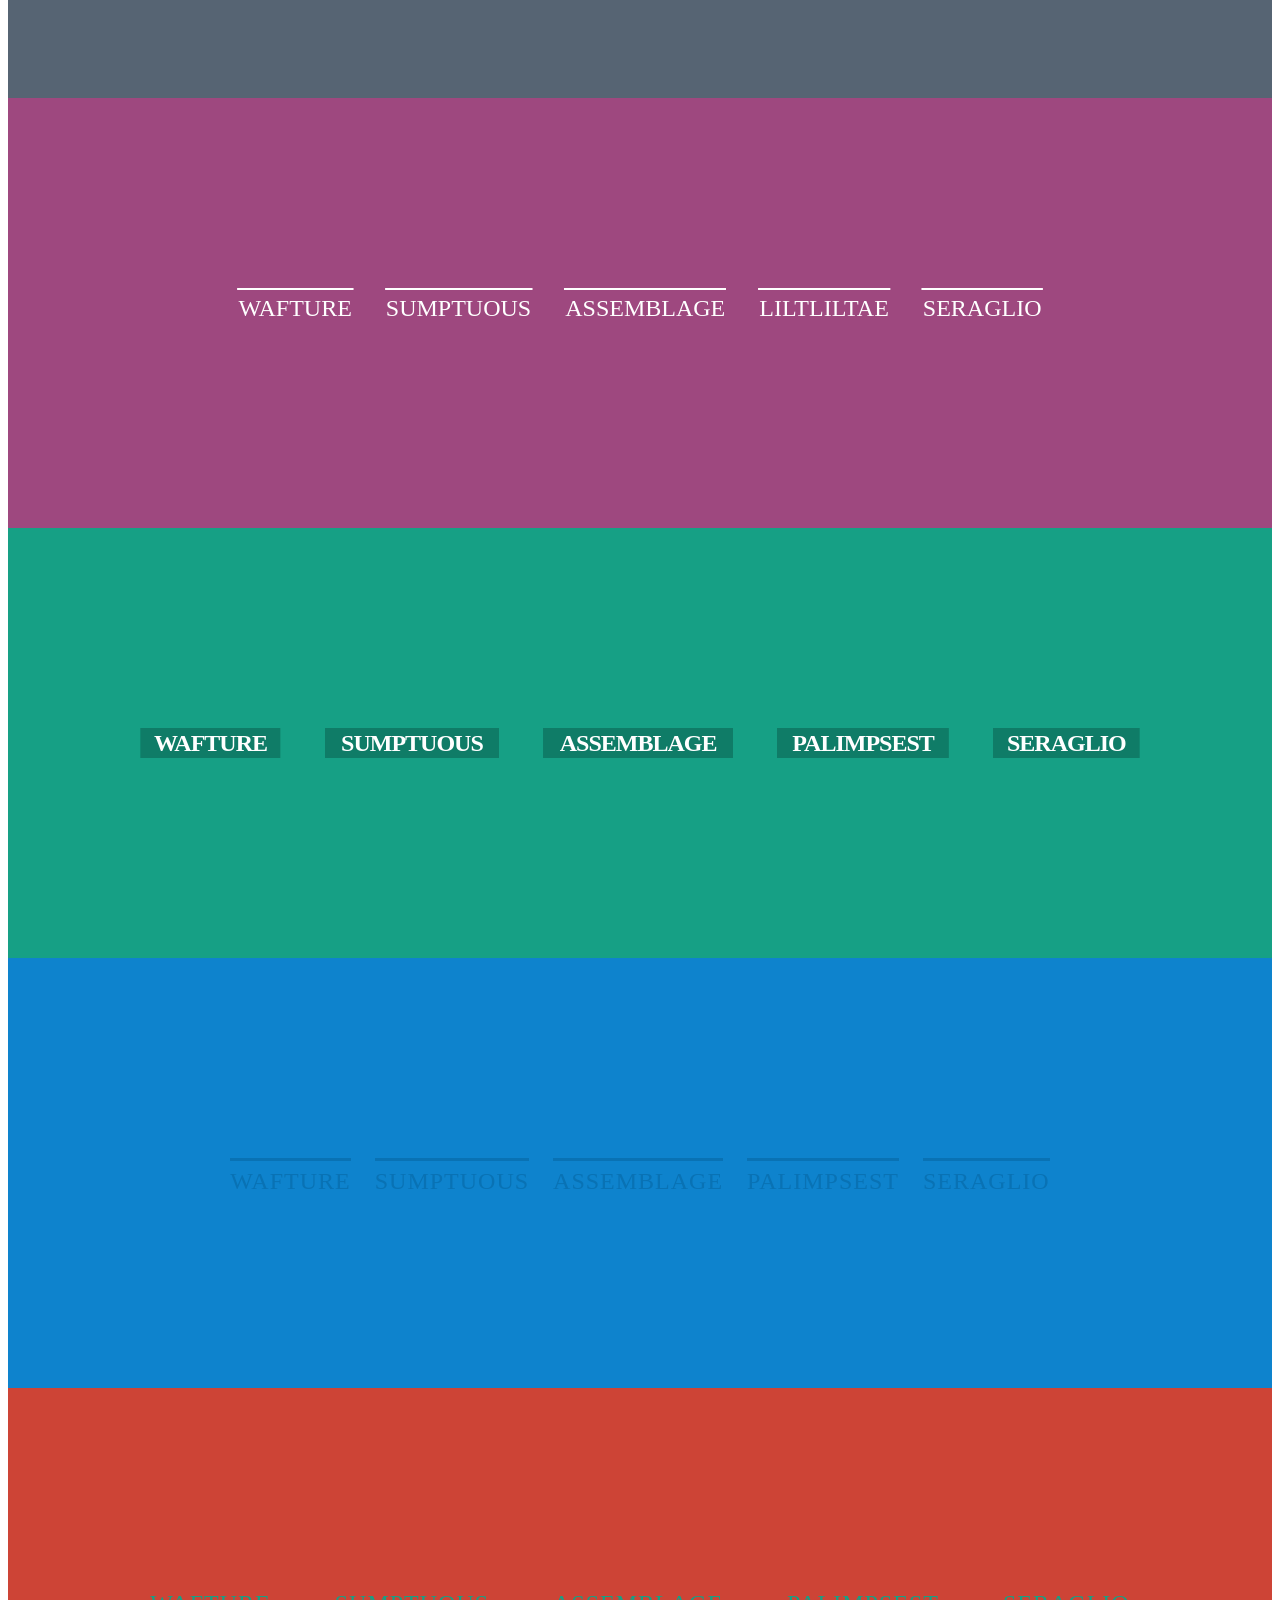
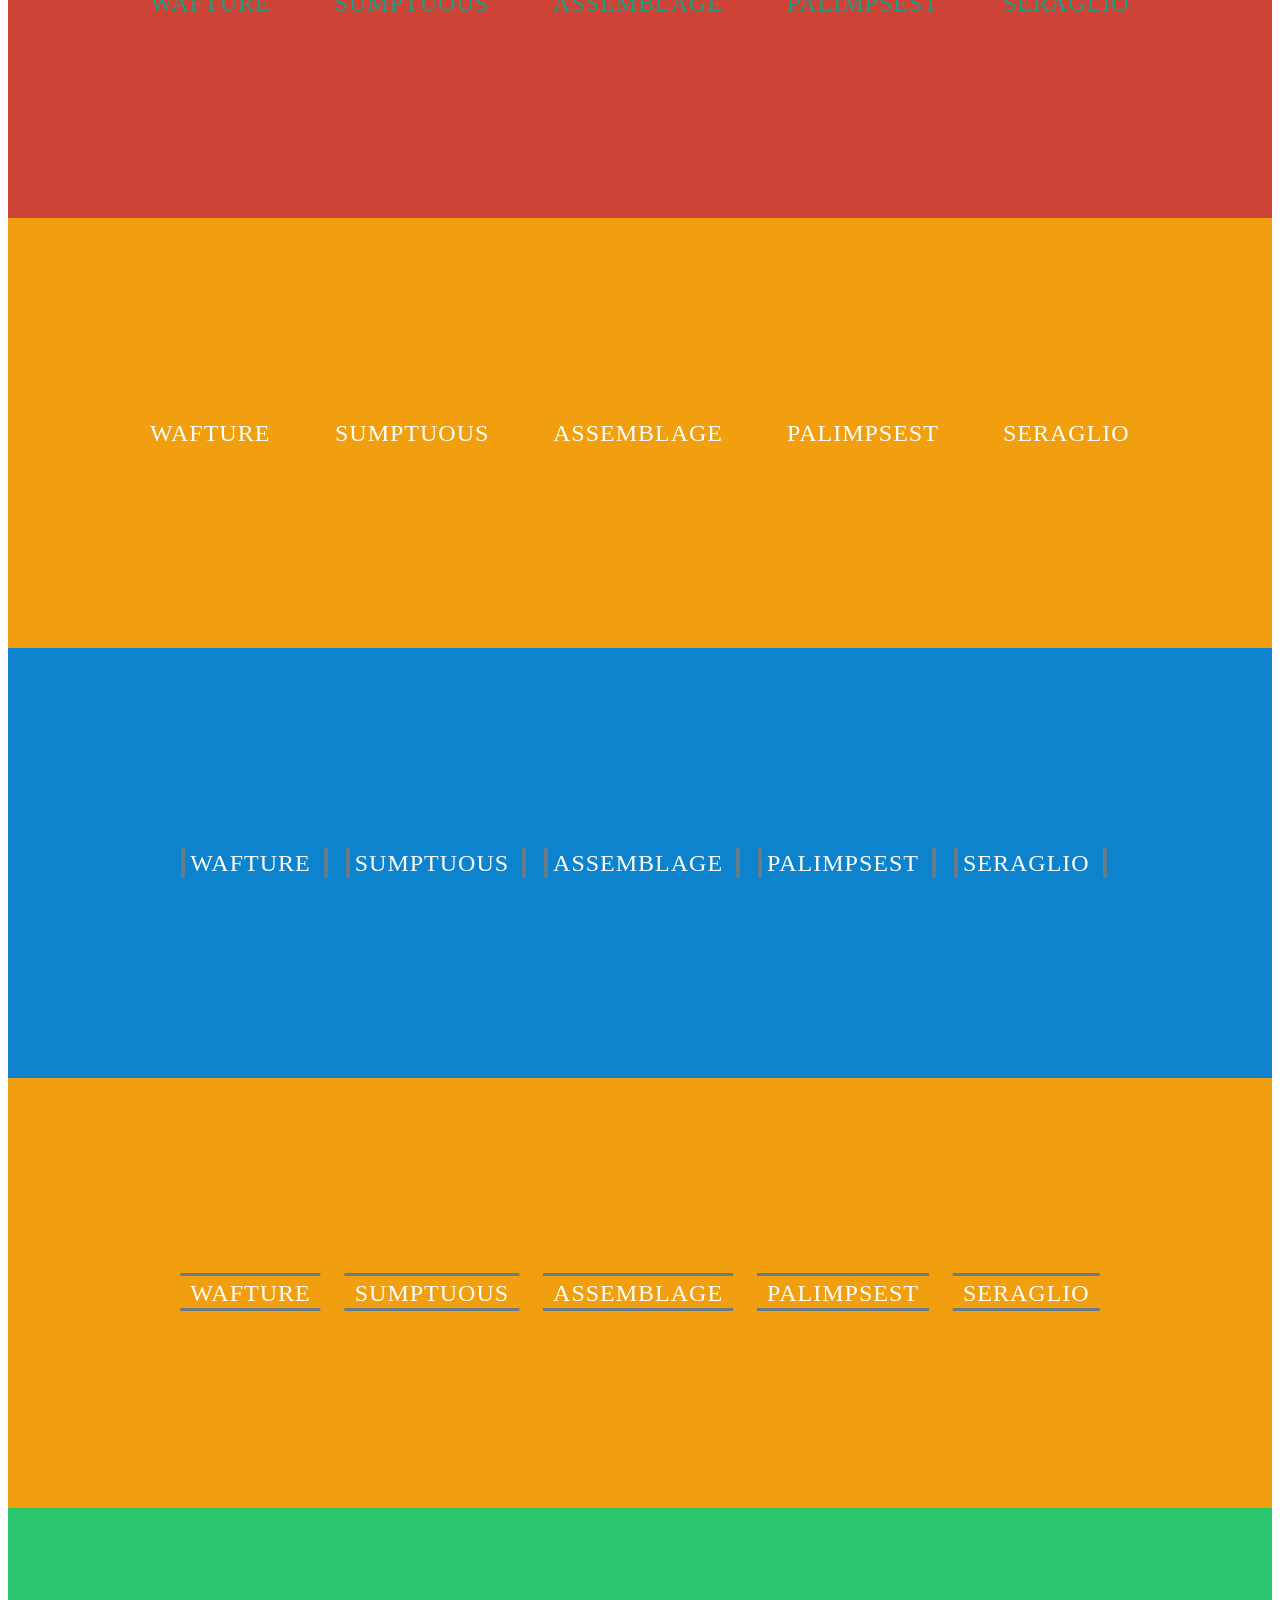
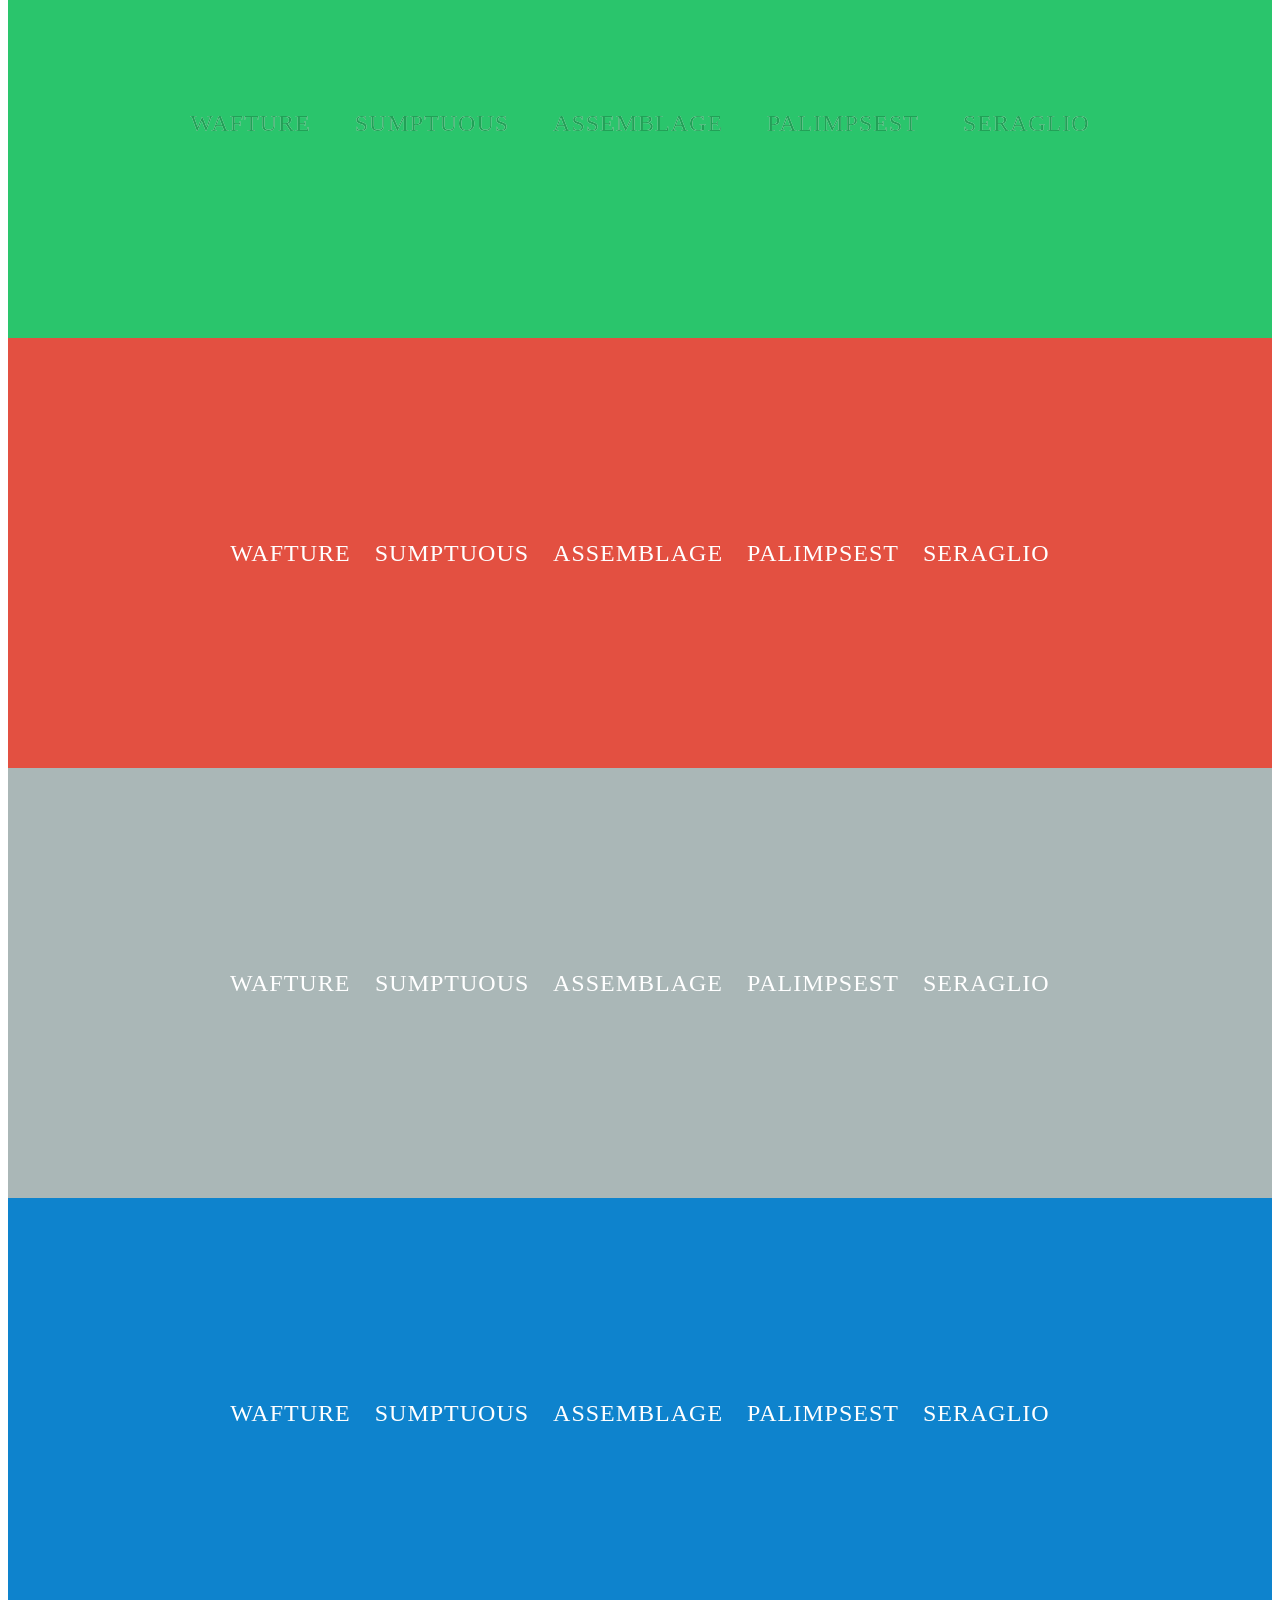
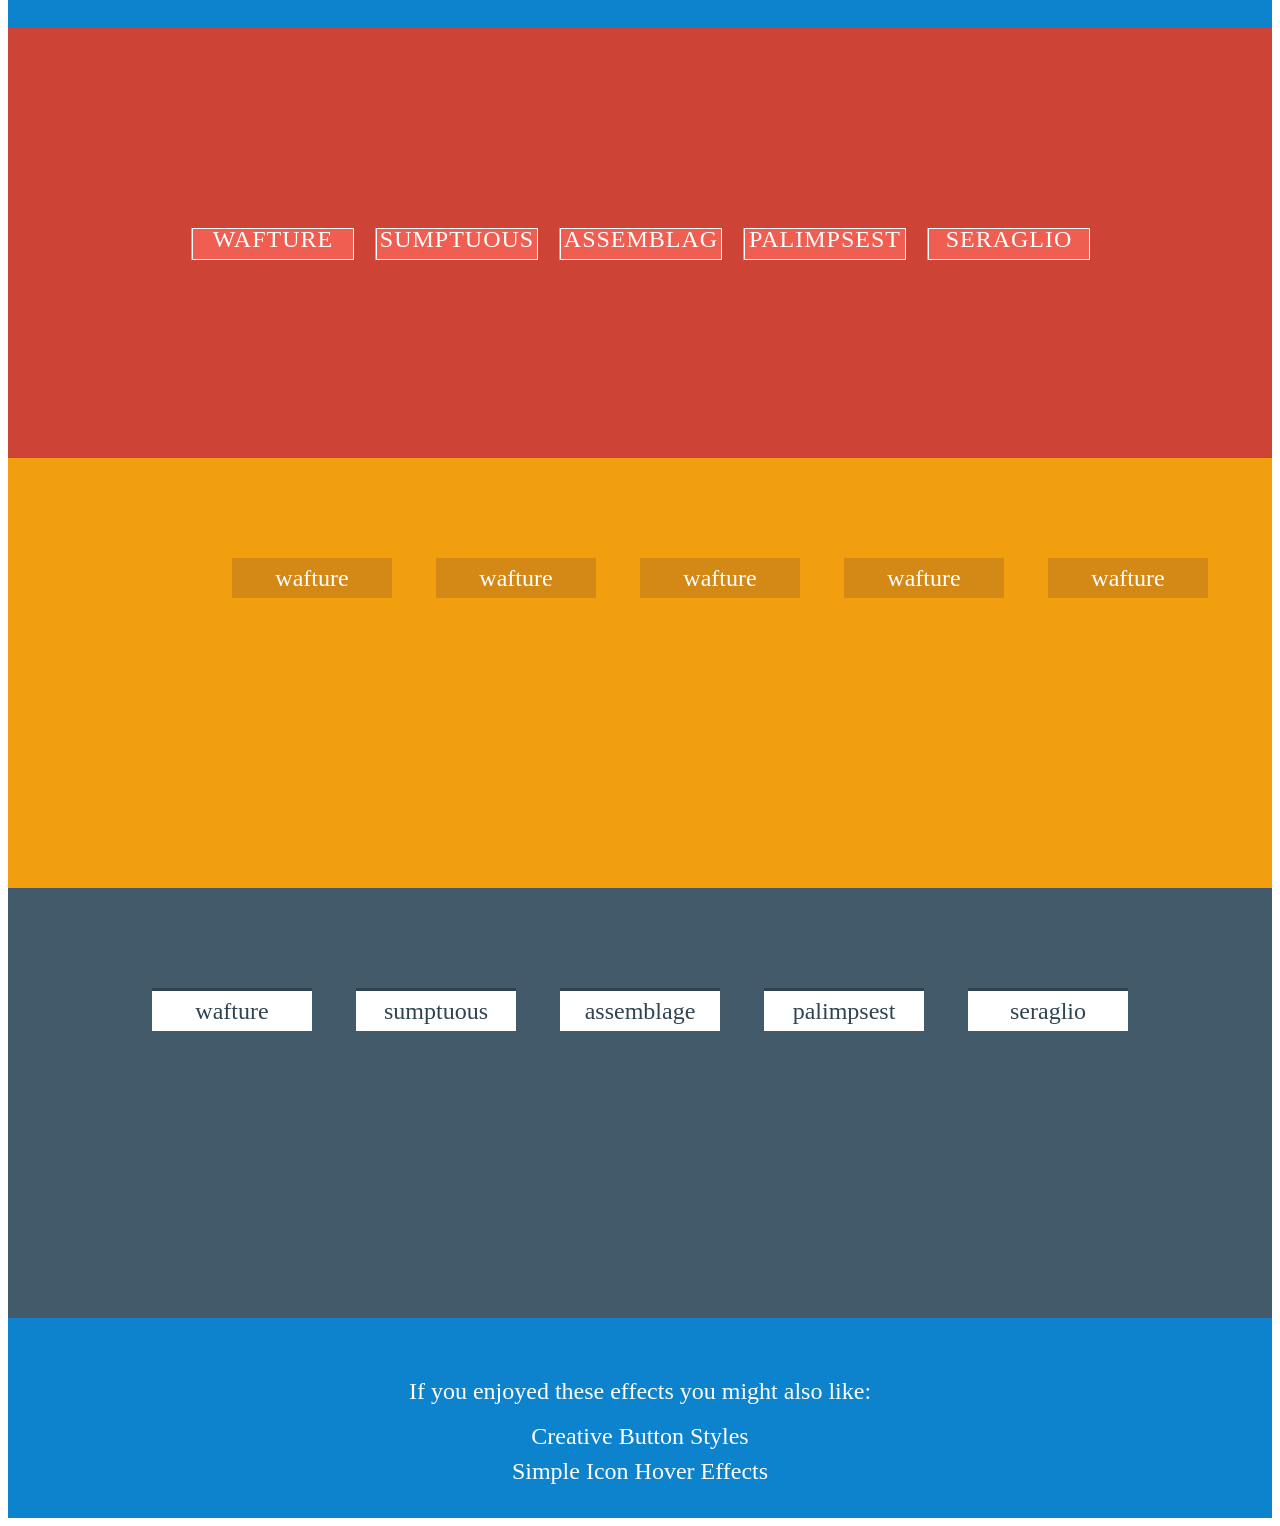
<file: creative_link.html>
<!DOCTYPE html>
<html>
<head>
  <meta charset="utf-8">
  <meta name="viewport" content="width=device-width">
  <title>导航菜单hover效果</title>
  <link rel="stylesheet" href="creative_link.css">
  <link rel="shortcut icon" href="cover/favicon.ico">
</head>
<body>  
  <div class="content">
    <header>
      <h1>Creative Link Effects</h1>
      <p class='hp1'>Subtle and modern effects for links or menu items</p>
      <p class='hp2'>Please note that not every browser supports transitions on pseudo elements.</p>
    </header>
    <div class="s1">
      <a href="javascript:;">wafture</a>
      <a href="javascript:;">sumptuous</a>
      <a href="javascript:;">propinquity</a>
      <a href="javascript:;">harbinger</a>
      <a href="javascript:;">scintilla</a>
    </div>
    <div class="s2">
     <a href="javascript:;">wafture</a>
     <a href="javascript:;">sumptuous</a>
     <a href="javascript:;">propinquity</a>
     <a href="javascript:;">harbinger</a>
     <a href="javascript:;">scintilla</a>
    </div>
    <div class="s3">
     <a href="javascript:;">wafture</a>
     <a href="javascript:;">sumptuous</a>
     <a href="javascript:;">propinquity</a>
     <a href="javascript:;">harbinger</a>
     <a href="javascript:;">scintilla</a>
    </div>
    <div class="s4">
      <a href="javascript:;" data-con="wafture">wafture</a>
      <a href="javascript:;" data-con="sumptuous">sumptuous</a>
      <a href="javascript:;" data-con="assemblage">assemblage</a>
      <a href="javascript:;" data-con="palimpsest">palimpsest</a>
      <a href="javascript:;" data-con="seraglio">seraglio</a>
    </div>
    <div class="s5">
      <a href="javascript:;" data-con="wafture">wafture</a>
      <a href="javascript:;" data-con="sumptuous">sumptuous</a>
      <a href="javascript:;" data-con="assemblage">assemblage</a>
      <a href="javascript:;" data-con="palimpsest">lilt</a>
      <a href="javascript:;" data-con="seraglio">seraglio</a>
    </div>
    <div class="s6">
      <a href="javascript:;" data-con="wafture">wafture</a>
      <a href="javascript:;" data-con="sumptuous">sumptuous</a>
      <a href="javascript:;" data-con="assemblage">assemblage</a>
      <a href="javascript:;" data-con="palimpsest">lilt</a>
      <a href="javascript:;" data-con="seraglio">seraglio</a>
    </div>
    <div class="s7">
      <a href="javascript:;" data-con="wafture">wafture</a>
      <a href="javascript:;" data-con="sumptuous">sumptuous</a>
      <a href="javascript:;" data-con="assemblage">assemblage</a>
      <a href="javascript:;" data-con="palimpsest">lilt</a>
      <a href="javascript:;" data-con="seraglio">seraglio</a>
    </div>
    <div class="s8">
      <a href="javascript:;" data-con="wafture">wafture <span>Willing Heart</span></a>
      <a href="javascript:;" data-con="sumptuous">sumptuous <span>Willing Heart</span></a>
      <a href="javascript:;" data-con="assemblage">assemblage <span>Willing Heart</span></a>
      <a href="javascript:;" data-con="palimpsest">liltliltae <span>Willing Heart</span></a>
      <a href="javascript:;" data-con="seraglio">seraglio <span>Willing Heart</span></a>
    </div>
    <div class="s9">
      <a href="javascript:;" data-con="wafture">wafture</a>
      <a href="javascript:;" data-con="sumptuous">sumptuous</a>
      <a href="javascript:;" data-con="assemblage">assemblage</a>
      <a href="javascript:;" data-con="palimpsest">palimpsest</a>
      <a href="javascript:;" data-con="seraglio">seraglio</a>
    </div>
    <div class="s10">
      <a href="javascript:;" data-con="wafture">wafture</a>
      <a href="javascript:;" data-con="sumptuous">sumptuous</a>
      <a href="javascript:;" data-con="assemblage">assemblage</a>
      <a href="javascript:;" data-con="palimpsest">palimpsest</a>
      <a href="javascript:;" data-con="seraglio">seraglio</a>
    </div>
    <div class="s11">
      <a href="javascript:;" data-con="wafture">wafture</a>
      <a href="javascript:;" data-con="sumptuous">sumptuous</a>
      <a href="javascript:;" data-con="assemblage">assemblage</a>
      <a href="javascript:;" data-con="palimpsest">palimpsest</a>
      <a href="javascript:;" data-con="seraglio">seraglio</a>
    </div>
    <div class="s12">
      <a href="javascript:;" data-con="wafture">wafture</a>
      <a href="javascript:;" data-con="sumptuous">sumptuous</a>
      <a href="javascript:;" data-con="assemblage">assemblage</a>
      <a href="javascript:;" data-con="palimpsest">palimpsest</a>
      <a href="javascript:;" data-con="seraglio">seraglio</a>
    </div>
    <div class="s13">
      <a href="javascript:;" data-con="wafture">wafture</a>
      <a href="javascript:;" data-con="sumptuous">sumptuous</a>
      <a href="javascript:;" data-con="assemblage">assemblage</a>
      <a href="javascript:;" data-con="palimpsest">palimpsest</a>
      <a href="javascript:;" data-con="seraglio">seraglio</a>
    </div>
    <div class="s14">
      <a href="javascript:;" data-con="wafture">wafture</a>
      <a href="javascript:;" data-con="sumptuous">sumptuous</a>
      <a href="javascript:;" data-con="assemblage">assemblage</a>
      <a href="javascript:;" data-con="palimpsest">palimpsest</a>
      <a href="javascript:;" data-con="seraglio">seraglio</a>
    </div>
    <div class="s15">
      <a href="javascript:;" data-con="wafture">wafture</a>
      <a href="javascript:;" data-con="sumptuous">sumptuous</a>
      <a href="javascript:;" data-con="assemblage">assemblage</a>
      <a href="javascript:;" data-con="palimpsest">palimpsest</a>
      <a href="javascript:;" data-con="seraglio">seraglio</a>
    </div>
    <div class="s16">
      <a href="javascript:;" data-con="wafture">wafture</a>
      <a href="javascript:;" data-con="sumptuous">sumptuous</a>
      <a href="javascript:;" data-con="assemblage">assemblage</a>
      <a href="javascript:;" data-con="palimpsest">palimpsest</a>
      <a href="javascript:;" data-con="seraglio">seraglio</a>
    </div>
    <div class="s17">
      <a href="javascript:;" data-con="wafture">wafture</a>
      <a href="javascript:;" data-con="sumptuous">sumptuous</a>
      <a href="javascript:;" data-con="assemblage">assemblage</a>
      <a href="javascript:;" data-con="palimpsest">palimpsest</a>
      <a href="javascript:;" data-con="seraglio">seraglio</a>
    </div>
    <div class="s18">
      <a href="javascript:;" data-con="wafture">wafture</a>
      <a href="javascript:;" data-con="sumptuous">sumptuous</a>
      <a href="javascript:;" data-con="assemblage">assemblage</a>
      <a href="javascript:;" data-con="palimpsest">palimpsest</a>
      <a href="javascript:;" data-con="seraglio">seraglio</a>
    </div>
    <div class="s19">
      <a href="javascript:;" data-con="wafture">wafture</a>
      <a href="javascript:;" data-con="sumptuous">sumptuous</a>
      <a href="javascript:;" data-con="assemblag">assemblag</a>
      <a href="javascript:;" data-con="palimpsest">palimpsest</a>
      <a href="javascript:;" data-con="seraglio">seraglio</a>
    </div>
    <div class="s20">
      <a href="javascript:;" data-con="wafture"><span>wafture</span><span>wafture</span></a>
      <a href="javascript:;" data-con="sumptuous"><span>wafture</span><span>wafture</span></a>
      <a href="javascript:;" data-con="assemblage"><span>wafture</span><span>wafture</span></a>
      <a href="javascript:;" data-con="palimpsest"><span>wafture</span><span>wafture</span></a>
      <a href="javascript:;" data-con="seraglio"><span>wafture</span><span>wafture</span></a>
    </div>
    <div class="s21">
      <a href="javascript:;" data-con="wafture">wafture</a>
      <a href="javascript:;" data-con="sumptuous">sumptuous</a>
      <a href="javascript:;" data-con="assemblage">assemblage</a>
      <a href="javascript:;" data-con="palimpsest">palimpsest</a>
      <a href="javascript:;" data-con="seraglio">seraglio</a>
    </div>
    <footer>
      <p>If you enjoyed these effects you might also like:</p>
    </footer>
  </div>
  
</body>
</html>
</file>
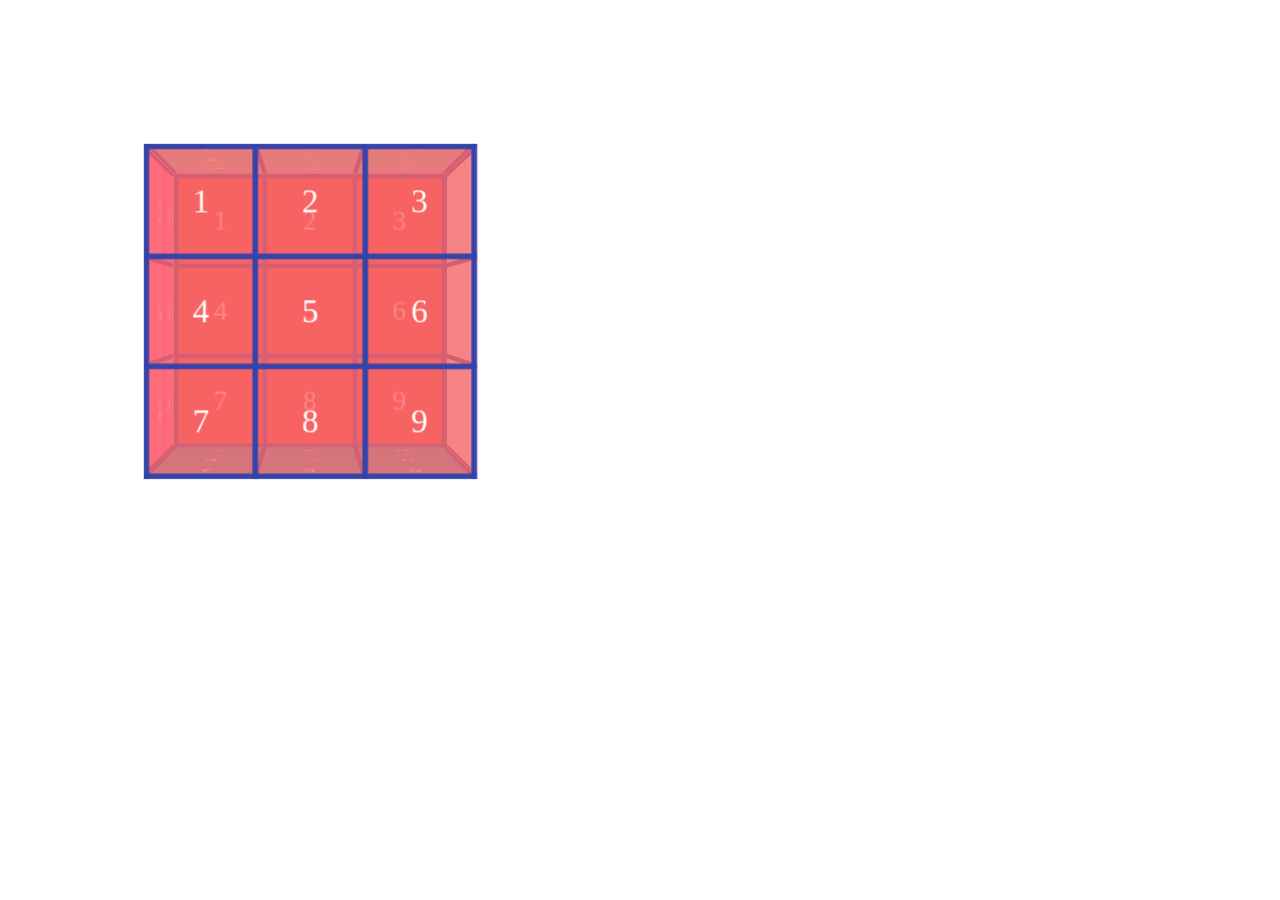
<file: cubic_magic.html>
﻿<!DOCTYPE html>
<html>
<head>
  <meta charset="utf-8">
  <meta name="viewport" content="width=device-width">
  <title>简陋版魔方</title>
  <link rel="stylesheet" href="cubic_magic.css">
  <link rel="shortcut icon" href="../image/favicon.ico">
</head>
<body>
  <section>
    <div class="d1">
      <table>
       <col></col>
       <col></col>
      <col></col>
       <tr>
         <td>1</td>
         <td>2</td>
         <td>3</td>
       </tr>
       <tr>
         <td>4</td>
         <td>5</td>
         <td>6</td>
       </tr>
       <tr>
         <td>7</td>
         <td>8</td>
         <td>9</td>
       </tr>
    </table>
   </div>
    <div class="d2">
      <table>
       <col></col>
       <col></col>
      <col></col>
       <tr>
         <td>1</td>
         <td>2</td>
         <td>3</td>
       </tr>
       <tr>
         <td>4</td>
         <td>5</td>
         <td>6</td>
       </tr>
       <tr>
         <td>7</td>
         <td>8</td>
         <td>9</td>
       </tr>
    </table>
    </div>
    <div class="d3">
      <table>
       <col></col>
       <col></col>
      <col></col>
       <tr>
         <td>1</td>
         <td>2</td>
         <td>3</td>
       </tr>
       <tr>
         <td>4</td>
         <td>5</td>
         <td>6</td>
       </tr>
       <tr>
         <td>7</td>
         <td>8</td>
         <td>9</td>
       </tr>
    </table>
    </div>
    <div class="d4">
      <table>
       <col></col>
       <col></col>
      <col></col>
       <tr>
         <td>1</td>
         <td>2</td>
         <td>3</td>
       </tr>
       <tr>
         <td>4</td>
         <td>5</td>
         <td>6</td>
       </tr>
       <tr>
         <td>7</td>
         <td>8</td>
         <td>9</td>
       </tr>
    </table>
    </div>
    <div class="d5">
      <table>
       <col></col>
       <col></col>
      <col></col>
       <tr>
         <td>1</td>
         <td>2</td>
         <td>3</td>
       </tr>
       <tr>
         <td>4</td>
         <td>5</td>
         <td>6</td>
       </tr>
       <tr>
         <td>7</td>
         <td>8</td>
         <td>9</td>
       </tr>
    </table>
    </div>
    <div class="d6">
      <table>
       <col></col>
       <col></col>
      <col></col>
       <tr>
         <td>1</td>
         <td>2</td>
         <td>3</td>
       </tr>
       <tr>
         <td>4</td>
         <td>5</td>
         <td>6</td>
       </tr>
       <tr>
         <td>7</td>
         <td>8</td>
         <td>9</td>
       </tr>
    </table>
    </div>
  </section>
</body>
</html>
</file>
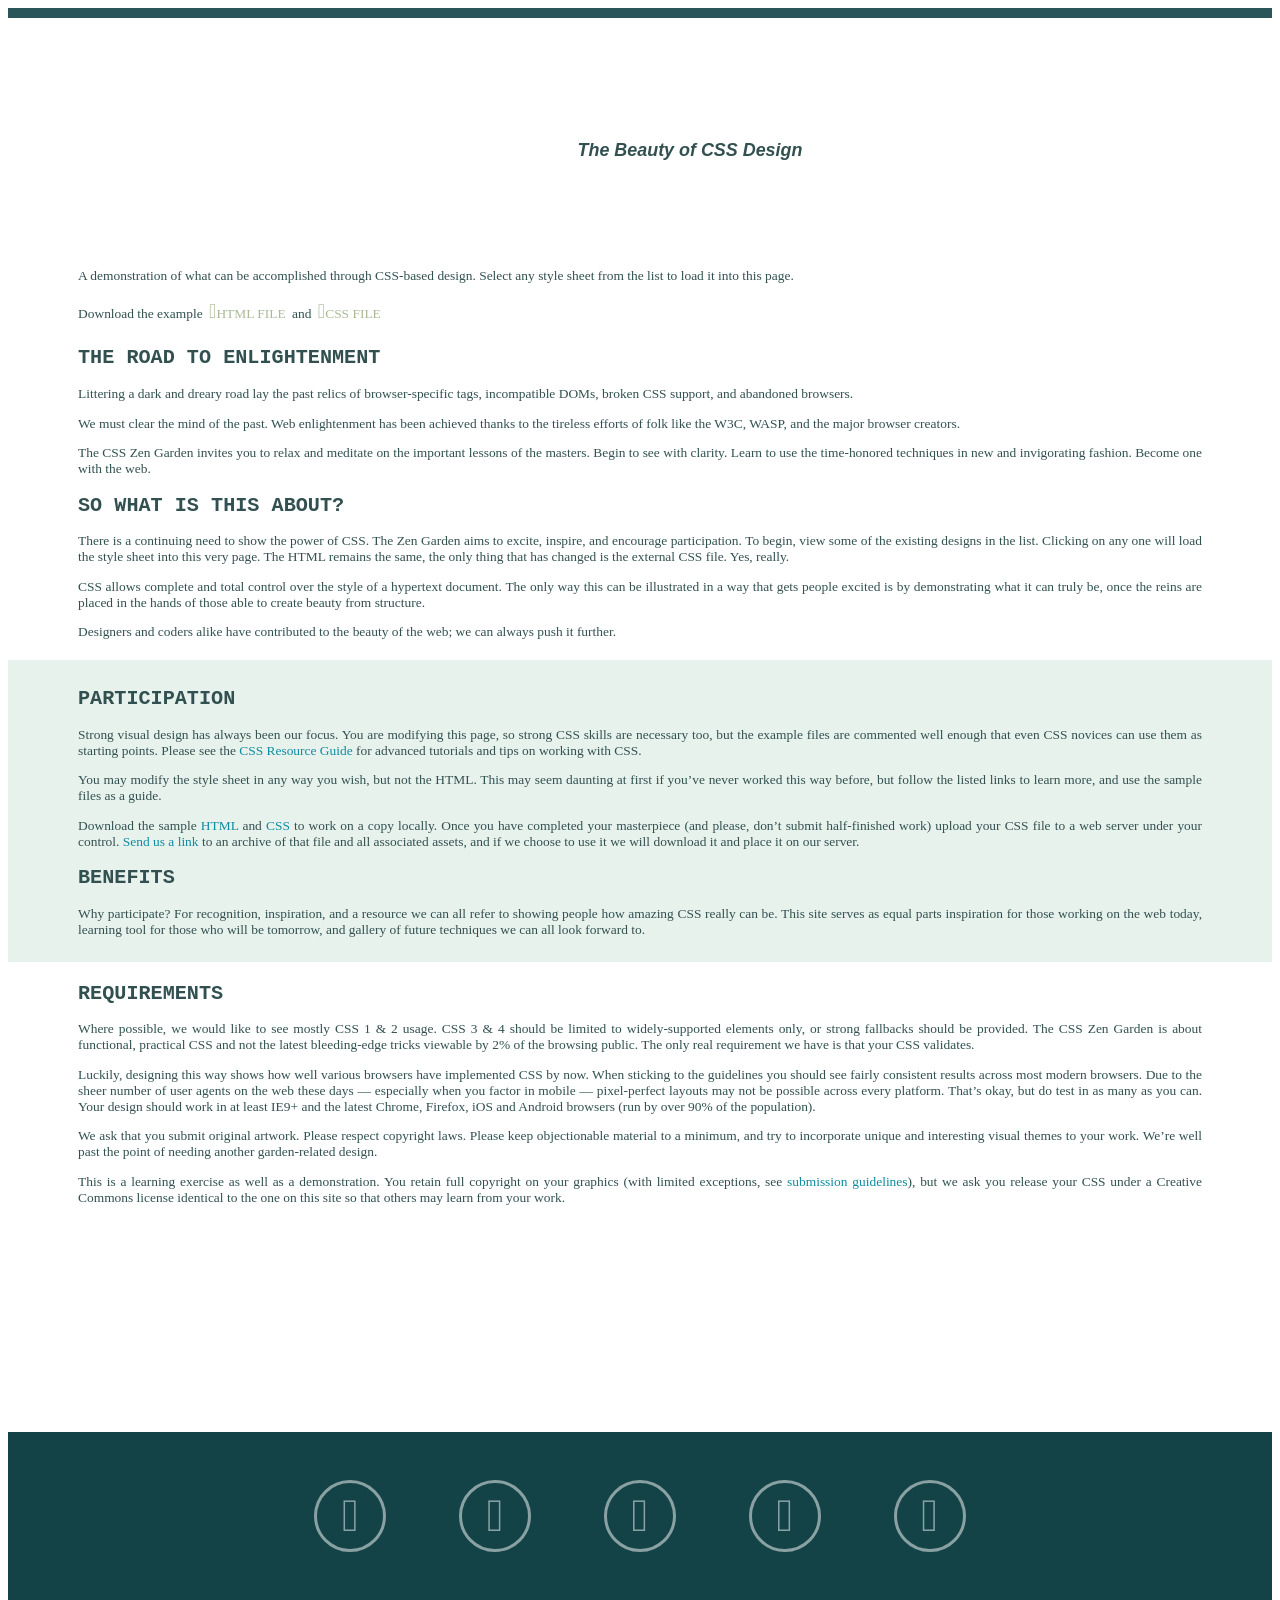
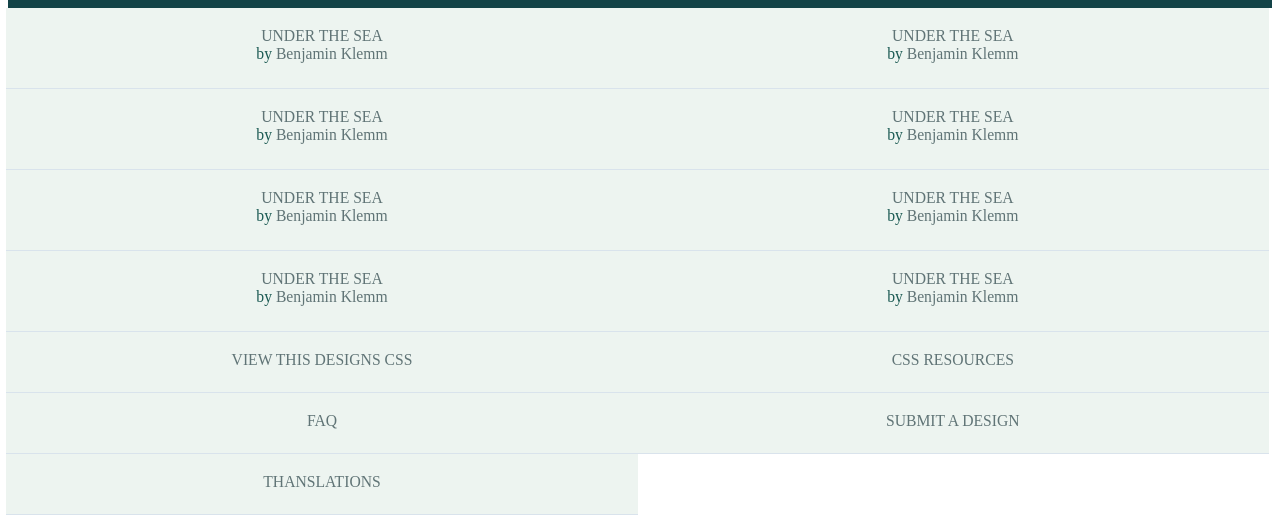
<file: czg1.html>
<!DOCTYPE html>
<html>
<head>
  <meta charset="utf-8">
  <meta name="viewport" content="width=device-width">
  <title>css zen garden</title>
  <link rel="stylesheet" href="czg1.css">
  <link rel="shortcut icon" href="cover/favicon.ico">
</head>
<body>
  <!--头部-->
  <header>
    <h1>CSS Zen Garden</h1>
    <h2>The Beauty of CSS Design</h2>
    <div>
      <a href=""></a>
      <a href="">VIEW ALL DESIGNS</a>
      <a href=""></a>
    </div>
  </header>
  <!--主体-->
  <div class="content">
    <div>
      <p>A demonstration of what can be accomplished through CSS-based design. Select any style sheet from the list to load it into this page.</p>
      <p>Download the example 
        <span>html file</span> and
        <span>css file</span> 
      </p>
    </div>
    <div>
      <h2>THE ROAD TO ENLIGHTENMENT</h2>
      <p>Littering a dark and dreary road lay the past relics of browser-specific tags, incompatible DOMs, broken CSS support, and abandoned browsers.</p>
      <p>We must clear the mind of the past. Web enlightenment has been achieved thanks to the tireless efforts of folk like the W3C, WASP, and the major browser creators.</p>
      <p>The CSS Zen Garden invites you to relax and meditate on the important lessons of the masters. Begin to see with clarity. Learn to use the time-honored techniques in new and invigorating fashion. Become one with the web.</p>
      <h2>SO WHAT IS THIS ABOUT?</h2>
      <p>There is a continuing need to show the power of CSS. The Zen Garden aims to excite, inspire, and encourage participation. To begin, view some of the existing designs in the list. Clicking on any one will load the style sheet into this very page. The HTML remains the same, the only thing that has changed is the external CSS file. Yes, really.</p>
      <p>CSS allows complete and total control over the style of a hypertext document. The only way this can be illustrated in a way that gets people excited is by demonstrating what it can truly be, once the reins are placed in the hands of those able to create beauty from structure. </p>
      <p>Designers and coders alike have contributed to the beauty of the web; we can always push it further.</p>
    </div>
    <div>
      <a href="javascript:;"></a>
      <h2>PARTICIPATION</h2>
      <p>Strong visual design has always been our focus. You are modifying this page, so strong CSS skills are necessary too, but the example files are commented well enough that even CSS novices can use them as starting points. Please see the <a href="javascript:;">CSS Resource Guide</a> for advanced tutorials and tips on working with CSS.</p>
      <p>You may modify the style sheet in any way you wish, but not the HTML. This may seem daunting at first if you’ve never worked this way before, but follow the listed links to learn more, and use the sample files as a guide.</p>
      <p>Download the sample <a href="javascript:;">HTML</a> and <a href="javascript:;">CSS</a> to work on a copy locally. Once you have completed your masterpiece (and please, don’t submit half-finished work) upload your CSS file to a web server under your control. <a href="javascript:;">Send us a link</a> to an archive of that file and all associated assets, and if we choose to use it we will download it and place it on our server.</p>
      
      <h2>BENEFITS</h2>
      <p>Why participate? For recognition, inspiration, and a resource we can all refer to showing people how amazing CSS really can be. This site serves as equal parts inspiration for those working on the web today, learning tool for those who will be tomorrow, and gallery of future techniques we can all look forward to.</p>
    </div>
    <div>
      <h2>REQUIREMENTS</h2>
      <p>Where possible, we would like to see mostly CSS 1 & 2 usage. CSS 3 & 4 should be limited to widely-supported elements only, or strong fallbacks should be provided. The CSS Zen Garden is about functional, practical CSS and not the latest bleeding-edge tricks viewable by 2% of the browsing public. The only real requirement we have is that your CSS validates.</p>
      <p>Luckily, designing this way shows how well various browsers have implemented CSS by now. When sticking to the guidelines you should see fairly consistent results across most modern browsers. Due to the sheer number of user agents on the web these days — especially when you factor in mobile — pixel-perfect layouts may not be possible across every platform. That’s okay, but do test in as many as you can. Your design should work in at least IE9+ and the latest Chrome, Firefox, iOS and Android browsers (run by over 90% of the population).</p>
      <p>We ask that you submit original artwork. Please respect copyright laws. Please keep objectionable material to a minimum, and try to incorporate unique and interesting visual themes to your work. We’re well past the point of needing another garden-related design.</p>
      <p>This is a learning exercise as well as a demonstration. You retain full copyright on your graphics (with limited exceptions, see <a href="javascript:;">submission guidelines</a>), but we ask you release your CSS under a Creative Commons license identical to the one on this site so that others may learn from your work.</p>
    </div>
     <div>
      <p>By <a href="javascript:;">Jeane Zh</a>. Bandwidth graciously donated by <a href="javascript:;">mediatemple</a>. Now available: <a href="javascript:;">Zen Garden, the book</a>.</p>
    </div>
  </div><!--content end -->
  <!--友情链接-->
  <footer>
    <a href="javascript:;">HTML</a>
    <a href="javascript:;">CSS</a>
    <a href="javascript:;">CC</a>
    <a href="javascript:;">A11y</a>
    <a href="javascript:;">GH</a>
  </footer>
  <!--可以浮动的侧边栏-->
  <div class="sidebar">
    <ul class="nav">
      <li><a href="javascript:;">under the sea</a> by <a href="javascript:;">Benjamin Klemm</a></li>
      <li><a href="javascript:;">under the sea</a> by <a href="javascript:;">Benjamin Klemm</a></li>
      <li><a href="javascript:;">under the sea</a> by <a href="javascript:;">Benjamin Klemm</a></li>
      <li><a href="javascript:;">under the sea</a> by <a href="javascript:;">Benjamin Klemm</a></li>
      <li><a href="javascript:;">under the sea</a> by <a href="javascript:;">Benjamin Klemm</a></li>
      <li><a href="javascript:;">under the sea</a> by <a href="javascript:;">Benjamin Klemm</a></li>
      <li><a href="javascript:;">under the sea</a> by <a href="javascript:;">Benjamin Klemm</a></li>
      <li><a href="javascript:;">under the sea</a> by <a href="javascript:;">Benjamin Klemm</a></li>
    </ul>
    <ul class="qa">
      <li><a href="">view this designs css</a></li>
      <li><a href="">css resources</a></li>
      <li><a href="">faq</a></li>
      <li><a href="">submit a design</a></li>
      <li><a href="">thanslations</a></li>
    </ul>
  </div>
</body>
</html>
</file>
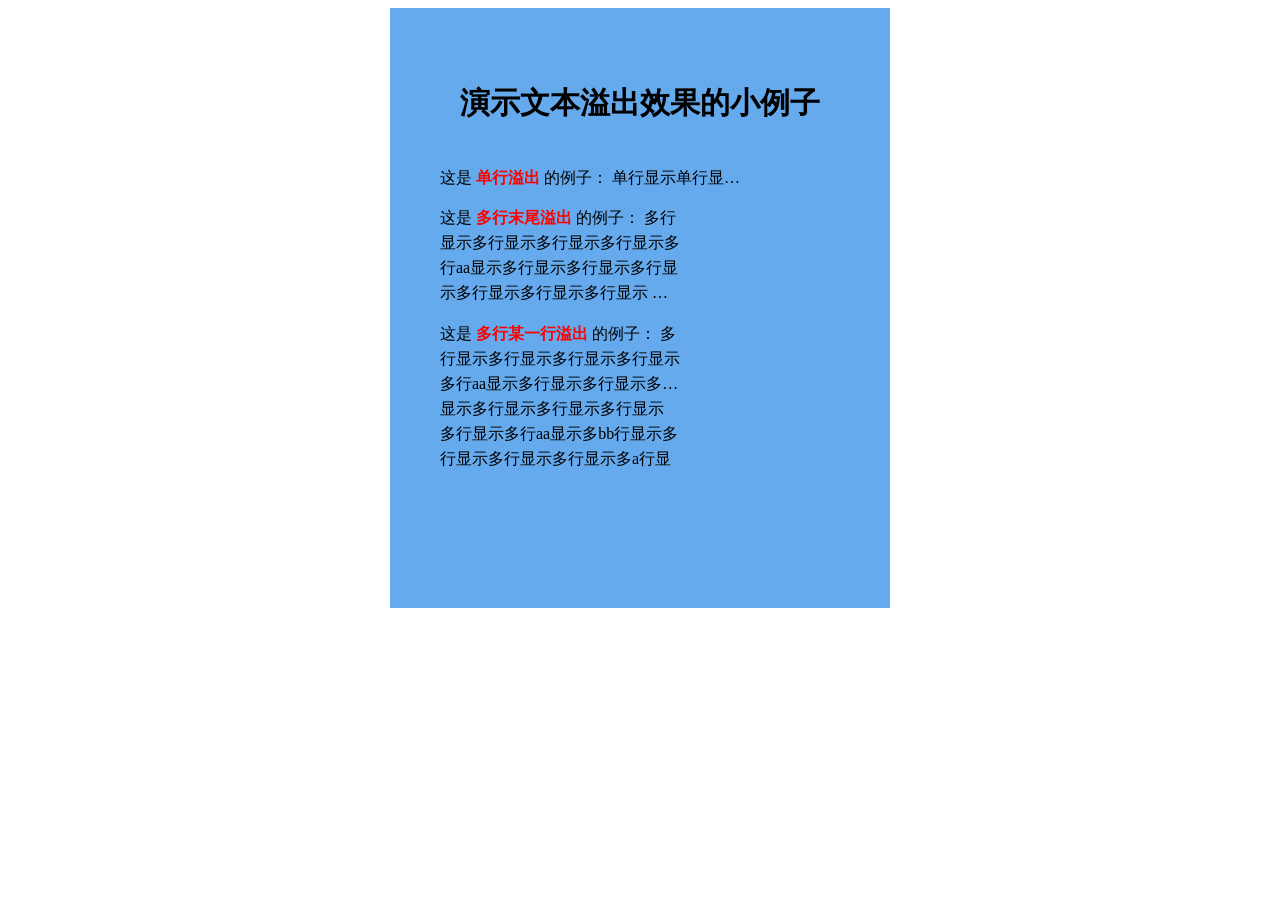
<file: ellipsis.html>
<!DOCTYPE html>
<html lang="en">
<head>
    <meta charset="UTF-8">
    <title>ellipsis:文本溢出</title>
  <style>
  main {
    width: 500px;
    height: 600px;
    background: #6ae;
    padding: 30px 50px;
    box-sizing:border-box;
    margin: 0 auto;
  }
  h4 {
    text-align: center;
    line-height: 50px;
    font-size: 30px;
  }
  .a {
    width: 300px;
    white-space: nowrap;
    text-overflow: ellipsis;
    overflow: hidden;
  }

  .b, .c{
    width:240px;
    height: 100px;
    line-height: 25px;
    display: -webkit-box;
    -webkit-line-clamp: 4;
    -webkit-box-orient:vertical;
    overflow: hidden;
    text-overflow: ellipsis;
  }

  .c {
    height: 150px;
    -webkit-line-clamp: 3;
  }

  b {
    color: red;
  }
  
  </style>
</head>
<body>
  <main>
    <h4>演示文本溢出效果的小例子</h4>
  <p class='a'>这是 <b>单行溢出</b> 的例子： 单行显示单行显示单行显示单行显示单行显示单行显示</p>
 
  <p class='b'>这是 <b>多行末尾溢出</b> 的例子： 多行显示多行显示多行显示多行显示多行aa显示多行显示多行显示多行显示多行显示多行显示多行显示
    多行显示多行aa显示多bb行显示多行显示多行显示多行显示多a行显示多行显示多行显示多行显示多行显示多
    行显示多行显示多行显示多行显示多行显示aa多行a显示多行显示多行显示多行显示多行显示
  </p>
  <p class='c'>这是 <b>多行某一行溢出</b> 的例子： 多行显示多行显示多行显示多行显示多行aa显示多行显示多行显示多行显示多行显示多行显示多行显示
    多行显示多行aa显示多bb行显示多行显示多行显示多行显示多a行显示多行显示多行显示多行显示多行显示多
    行显示多行显示多行显示多行显示多行显示aa多行a显示多行显示多行显示多行显示多行显示
  </p>
  </main> 
</body>
</html>
</file>
<file: index.css>
html, body {
	width: 100%;
	height: 100%;
	max-width:1900px;
	min-width: 700px;
}
body {
	background: #fff;
	abackground-image: url(img/bg.png);
	background-size: cover;
	background-repeat: no-repeat;
}
* {
	padding: 0;
	margin: 0;
	box-sizing: border-box;
}
section { 
	display: flex;
	margin: 0 auto;
}
span{
	display: inline-block;
	width:20px;
	height:20px;
	padding:10px;
	text-align:center;
	position:absolute;
	cursor:pointer;
	color:#fff;
	animation: disappear 2s linear;
	animation-fill-mode: forwards;
}
@keyframes disappear {
	0% {
		opacity: 1;
		transform: translate(0,0);
	}
	20% {
		opacity: 0.9;
		transform: translate(5px,0);
	}
	100% {
		opacity: 0;
		transform: translate(0,10px);
	}
}
ul {
	width: 300px;
	flex-grow: 1;
	margin: 10px 20px;
}
li {
	width: 100%;
	list-style: none;
	padding:10px 5% 50px ;
	background: #fff;
	border:2px solid #eee;
	box-shadow: 2px 2px 3px #eee;
	margin-bottom: 30px;
	position: relative;
}
li:hover::before, li:hover::after {
	opacity: 1;
}
li::before {
	content: "查 看";
	display: block;
	text-shadow: 1px 2px 1px #aaa;
	width: 60px;
	height: 30px;
	border: 2px solid #eee;
	text-align: center;
	line-height: 30px;
	background: #fff;
	border-radius: 5px;
	position: absolute;
	top: 65px;
	left: 25px;
	z-index: 3;
	opacity: 0;
	transition: .5s linear;
	pointer-events: none;
}
li::after {
	content: "♡";
	display: block;
	text-shadow: 1px 2px 1px #aaa;
	color: red;
	width: 40px;
	height: 30px;
	border: 2px solid #eee;
	text-align: center;
	line-height: 30px;
	background: #fff;
	border-radius: 5px;
	position: absolute;
	top: 65px;
	right:25px;
	z-index: 3;
	opacity: 0;
	transition: .5s linear;
	pointer-events: none;
}
img {
	width: 100%;
	margin: 0 auto;
	display: block;
	margin-bottom: 20px;
}
img:hover {
	opacity: 0.8;
}
h5 {
	padding: 0;
	margin: 0;
	font-size: 30px;
	font-family: '幼圆';
	height: 50px;
	line-height: 50px;
}
header {
	color: #fff;
	text-align: center;
	line-height: 30px;
	background: #ddd;
	background-image: url(cover/bg0.jpg);
	background-repeat: repeat-x;
	background-size: 150% 450%;
	padding: 50px;
	overflow: hidden;
	margin-bottom: 12px;
	animation: bg 80s linear infinite alternate;
}

@keyframes bg {
	from {
		background-position: 0 0%;
	}
	to {
		background-position: 100% 0%;
	}
}

.title {
	height: 50px;
	padding: 10px 0;
	margin-bottom: 20px;
}
.photo {
	display: inline-block;
	background: #a00;
	background-image: url(img/photo.jpg);
	background-size: cover;
	padding: 5px;
	width: 100px;
	height: 100px;
	border-radius: 5px;
	outline: none;
	border: none;
	color: #fff;
}
.photo:hover {
	opacity: 0.8;
}
header p::before, header p::after {
	content: ' ——— ';
}
header div {
	overflow: hidden;
}
.logos {
	display: inline-block;
	width: 60px;
	height: 60px;
	border-radius: 30px;
	background: #eaa;
	background-size: 100% 100%;
	margin: 0 10px;
	afloat: left;
	transition: .3s linear;
}

.logos:hover {
	transform: rotateY(180deg);
}
.github {
	background-position: 0 -1px;
}

aheader a:nth-of-type(2), aheader a:nth-of-type(4) {
	background: #a9e;
}
.follow {
	display: inline-block;
	width: 20px;
	height: 20px;
	background: #332;
	position: absolute;
	transition: .3s linear;
}

#classify {
	display: -webkit-flex;
	display: -moz-flex;
	display: -ms-flex;
	display: -o-flex;
	display: flex;
	flex-direction: row;
}
.classifies {
	display: inline-block;
	height: 100px;
	width: 200px;
	flex-grow: 1;
	background: #cc9;
	-webkit-background-size: cover;
	background-size: cover;
	margin: 5px 10px;
	border-radius: 10px;
	text-align: center;
	line-height: 100px;
	color: #000;
	font-family: "黑体";
	text-decoration: none;
	font-size: 20px;
	opacity: 0.6;
}
.classifies:hover {
	opacity: 0.8;
}
</file>
<file: anim.css>
body {
  transform-style: preserve-3d;
  -webkit-perspective:1500px;
}
h1 {
  amargin-left: 200px;
  width:100%;
  height: 200px;
  text-align: center;
  font-size: 160px;
 }
h1:hover {
  animation: flip 3s linear ;
}
@keyframes flip {
  0% {
    transform: rotateY(0deg);
  }
  25% {
    transform: rotateY(90deg);
  }
  50% {
    transform: rotateY(180deg);
  }
  75% {
    transform: rotateY(270deg);
  }
  100% {
    transform: rotateY(360deg);
  }
}
#anim {
  position: relative;
  height: 400px;
  width: 800px;
  display:flex;
  flex-direction:column;
  flex-wrap:wrap;
  margin: 0 auto;;
}

#anim div {
  font-size: 60px;
  width:200px;
  height: 100px;
  line-height: 100px;
  position: relative; 
  margin: 30px;
  color: red;
  background: transparent;
  animation: hue 10s linear infinite; 
  
}

@keyframes hue {
  0% {
    -webkit-filter: hue-rotate( 0deg ); 
    filter: hue-rotate( 0deg ); 
  }
  10% {
    -webkit-filter: hue-rotate( 36deg ); 
    filter: hue-rotate( 36deg ); 
  }
  20% {
    -webkit-filter: hue-rotate( 72deg ); 
    filter: hue-rotate( 72deg ); 
  }
  30% {
    -webkit-filter: hue-rotate( 108deg ); 
    filter: hue-rotate( 108deg ); 
  }
  40% {
    -webkit-filter: hue-rotate( 144deg ); 
    filter: hue-rotate( 144deg ); 
  }
  50% {
    -webkit-filter: hue-rotate( 180deg ); 
    filter: hue-rotate( 180deg ); 
  }
  60% {
    -webkit-filter: hue-rotate( 216deg ); 
    filter: hue-rotate( 216deg ); 
  }
  70% {
    -webkit-filter: hue-rotate( 252deg ); 
    filter: hue-rotate( 252deg ); 
  }
  80% {
    -webkit-filter: hue-rotate( 288deg ); 
    filter: hue-rotate( 288deg ); 
  }
  90% {
    -webkit-filter: hue-rotate( 324deg ); 
    filter: hue-rotate( 324deg ); 
  }
  100% {
    -webkit-filter: hue-rotate( 360deg ); 
    filter: hue-rotate( 360deg ); 
  }
}

#anim div span {
  display: block;
  position: absolute;
  top: 10px;
  left: 10px;
}
.a:hover {
  animation:bounce 1s steps(5);
}
@keyframes bounce {
  0% {
    top: 10px;
  }
  25% {
    top:-30px;
  }
  50% {
    top:0px;
  }
  75% {
    top:-10px;
  }
  100% {
    top:10px;
  }
}

.b:hover {
  animation:flash 1s linear;
}
@keyframes flash {
  0% {
    opacity:1;
  }
  25% {
    opacity:0;
  }
  75% {
    opacity:1;
  }
  100% {
    opacity:0;
  }
}
.c {
  text-align: center;
}
.c:hover {
  animation:pulse 1s linear;
}
@keyframes pulse {
  0% {
    font-size: 60px;
  }
  25% {
    font-size: 70px;
  }
  75% {
    font-size: 60px;
  }
  100% {
    font-size: 70px;
  }
}
.d:hover {
  animation:rubbed .5s linear;
}
@keyframes rubbed {
  0% {
    transform:scale(1,1);
  }
  25% {
    transform:scale(1.3,0.7);
  }
  50% {
    transform:scale(1,1);
  }
  75% {
    transform:scale(1.1,0.9);
  }
  100% {
    transform:scale(1,1);
  }
}
.e:hover {
  animation:swing 1.5s linear;
}
@keyframes swing {
  0% {
    transform:rotate(20deg);
  }
  25% {
    transform:rotate(-20deg);
  }
  75% {
    transform:rotate(20deg);
  }
  100% {
    transform:rotate(-20deg);
  }
}

.f:hover {
  animation:shake .5s steps(5);
}
@keyframes shake {
  0% {
    left: 10px;
  }
  10% {
    left: 5px;
  }
  20% {
    left:10px;
  }
  30% {
    left:15px;
  }
  40% {
    left:10px;
  }
  50% {
    left: 5px;
  }
  60% {
    left: 10px;
  }
  70% {
    left:15px;
  }
  80% {
    left:10px;
  }
  90% {
    left:15px;
  }
  100% {
    left:10px;
  }
}

.g:hover {
  animation:tata 1s steps(5);
}
@keyframes tata {
  0% {
    transform:rotate(0deg);
  }
  25% {
    transform:rotate(-20deg);
  }
  70% {
    transform:rotate(20deg);
  }
  80% {
    transform:rotate(-20deg);
  }
  90% {
    transform:rotate(20deg);
  }
  100% {
    transform:rotate(-20deg);
  }
}
.h:hover {
  animation:wobble 1s linear;
}
@keyframes wobble {
  0% {
    left: 0;
    top: 5px;
    transform:rotate(0deg);
  }
  10% {
    left: -80px;
    top: 15px;
    transform:rotate(10deg);
  }
  20% {
    left: 0px;
    top: 5px;
    transform:rotate(0deg);
  }
 30% {
    left: 80px;
    top: 15px;
    transform:rotate(-10deg);
  }
  40% {
    left: 0;
    top: 5px;
    transform:rotate(0deg);
  }
  50% {
    left: -80px;
    top: 15px;
    transform:rotate(10deg);
  }
  60% {
    left: 0px;
    top: 5px;
    transform:rotate(0deg);
  }
 70% {
    left: 80px;
    top: 15px;
    transform:rotate(-10deg);
  }
  80% {
    left: 0px;
    top: 5px;
    transform:rotate(0deg);
  }
  90% {
    left: -80px;
    top: 15px;
    transform:rotate(10deg);
  }
  100% {
    left: 0px;
    top: 5px;
    transform:rotate(0deg);
  } 
}

#magic {
  height: 300px;
  width: 300px;
  display: inline-block;
  position: relative;
  transform:perspective(1500px);
  transform-style:preserve-3d;
  animation :run 5s 10s infinite;
  float: left;
  margin-right: -100px;
}

@keyframes run{
  0% {
    transform:rotateX(0deg) rotateZ(0deg);
  }
  
  100% {
    transform:rotateX(360deg) rotateZ(360deg);
  }
}

#magic div {
  width: 100px;
  height: 100px;
  color: #fff;
  position: absolute;
  top: 50px;
  left: 50px;
  border: 2px solid;
  transition:1s linear;
}
.d1 {
  background-color: rgba(255,102,102,0.8);
  animation: d1rtt 3s 3s;
  animation-fill-mode:forwards;
}
.d2 {
  background-color: rgba(204,50,50,0.8);
  animation: d2rtt 3s 3s;
  animation-fill-mode:forwards;

}
.d3 {
  background-color: rgba(0,153,204,0.8);
  animation: d3rtt 3s 3s;
  animation-fill-mode:forwards;

}
.d4 {
  background-color: rgba(100,200,200,0.8);
  animation: d4rtt 3s 3s;
  animation-fill-mode:forwards;

}
.d5 {
  background-color: rgba(204,255,255,0.8);
  animation: d5rtt 3s 3s;
  animation-fill-mode:forwards;

}
.d6 {
  background-color: rgba(255,100,200,0.8);
  animation: d6rtt 3s 3s;
  animation-fill-mode:forwards;

}
@keyframes d1rtt{
  0% {
    transform:translateZ(0px);
  }
  100% {
    transform:translateZ(50px);  
  }
}
@keyframes d2rtt{
  0% {
    transform:translateZ(0px);
  }
  100% {
    transform:translateZ(-50px);  
  }
}
@keyframes d3rtt{
  0% {
    transform:translateY(0px) rotateX(0deg);
  }
  100% {
    transform:translateY(50px) rotateX(-90deg);
  }
}
@keyframes d4rtt{
  0% {
    transform:translateY(0px) rotateX(0deg);
  }
  100% {
    transform:translateY(-50px) rotateX(-90deg);
  }
}
@keyframes d5rtt{
  0% {
    transform:translateX(0px) rotateY(0deg);
  }
  100% {
    transform:translateX(50px) rotateY(90deg);
  }
}
@keyframes d6rtt{
  0% {
    transform:translateX(0px) rotateY(0deg);
  }
  100% {
    transform:translateX(-50px) rotateY(90deg);
  }
}

#magic:hover {
  animation-play-state:paused;
}

.tip {
  width: 200px;
  height: 100px;
  line-height: 100px;
  text-align: center;
  font-size: 30px;
  color: #fff;
  font-weight: bold;
  background: #ff3d2e;
  border-radius: 10px;
  float: left;
  margin: 100px -300px 0 100px;
  position: relative;
}

.tip::before {
  content:'hover all the words to see the animation';
  display: inline-block;
  width: 300px;
  height: 25px;
  font-size: 0.4em;
  text-align: center;
  line-height: 25px;
  border-radius:5px;
  background: rgba(0,0,0,1);
  position: absolute;
  transition :1s linear;
  top: 0px;
  left: 50%;
  transform:translateX(-50%);
  opacity:0;
}
.tip::after {
  content:'';
  display: inline-block;
  border: 7px solid ;
  border-color: #000 #000 transparent transparent;
  border-radius:4px;
  position: absolute;
  transition :1s linear;
  transform:rotate(135deg);
  top: 16px;
  left: 50%;
  opacity:0;
}
.tip:hover {
  background: #e01909;
}


.tip:hover::before {
  top: -34px;
  opacity:1;
}
.tip:hover::after {
  top: -18px;
  opacity:1;
}
</file>
<file: background_gradient.css>
section {
  width: 840px;
  overflow: hidden;
  background-color: rgba(100,200,210,0.5);
  aborder: 2px solid;
}
h1 {
  background: rgba(90,200,200,0.8);
  padding: 20px;
  text-align: center;
  width: 60%;
  color: #444;
  font-family: '黑体';
  text-shadow:0 1px #eee;
  margin:20px auto;
  border-radius:20px;
  border:inset 5px solid #fff;
  abox-shadow:0 0 3px 5px #fff;
  position: relative;
  box-shadow:0 1px rgba(222,222,222,1) inset,
    0 1px 2px 1px #656565,
    0 0 0 6px #cacaca,
    0 0 0 8px #fff,
    0 0 0 10px #696969,
    0 2px 3px 11px #cbcbcb;
}
h1::before ,h1::after{
  content:'★';
  display: block;
  color: #999;
  position: absolute;
  
}
h1::before {
  left: 130px;
}
h1::after {
  right: 130px;
  top: 18px;
}
div {
  width: 200px;
  height: 200px;
  border: 10px solid gold;
  background-image: linear-gradient(rgb(134,211,200) 20px,green 35px,gray);;
  margin:40px 30px;
  float: left;
  position: relative;
}
span {
  display: block;
  width: 100%;
  height: 40px;
  position: absolute;
  bottom: -65px;
  left: 50%;
  transform:translate(-50%,0);
  background: #000;
  color: #fff;
  font-family: '楷体';
  font-size: 20px;
  line-height: 40px;
  text-align: center;
  border: 4px solid #fff;
  border-radius: 10px;
}
.dddd {
  background-color:white;
  background-image: linear-gradient(90deg, rgba(200,0,0,.5) 50%, transparent 50%),
  linear-gradient(rgba(200,0,0,.5) 50%, transparent 50%);
  background-size:50px 50px;
}
.ddd {
  background-color: hsl(2, 57%, 40%);
  background-image: repeating-linear-gradient(transparent, transparent 50px, rgba(0,0,0,.4) 50px, rgba(0,0,0,.4) 53px, transparent 53px, transparent 63px, rgba(0,0,0,.4) 63px, rgba(0,0,0,.4) 66px, transparent 66px, transparent 116px, rgba(0,0,0,.5) 116px, rgba(0,0,0,.5) 166px, rgba(255,255,255,.2) 166px, rgba(255,255,255,.2) 169px, rgba(0,0,0,.5) 169px, rgba(0,0,0,.5) 179px, rgba(255,255,255,.2) 179px, rgba(255,255,255,.2) 182px, rgba(0,0,0,.5) 182px, rgba(0,0,0,.5) 232px, transparent 232px),
  repeating-linear-gradient(270deg, transparent, transparent 50px, rgba(0,0,0,.4) 50px, rgba(0,0,0,.4) 53px, transparent 53px, transparent 63px, rgba(0,0,0,.4) 63px, rgba(0,0,0,.4) 66px, transparent 66px, transparent 116px, rgba(0,0,0,.5) 116px, rgba(0,0,0,.5) 166px, rgba(255,255,255,.2) 166px, rgba(255,255,255,.2) 169px, rgba(0,0,0,.5) 169px, rgba(0,0,0,.5) 179px, rgba(255,255,255,.2) 179px, rgba(255,255,255,.2) 182px, rgba(0,0,0,.5) 182px, rgba(0,0,0,.5) 232px, transparent 232px),
  repeating-linear-gradient(125deg, transparent, transparent 2px, rgba(0,0,0,.2) 2px, rgba(0,0,0,.2) 3px, transparent 3px, transparent 5px, rgba(0,0,0,.2) 5px);
}
.dd {
  background: radial-gradient( orange 20%,transparent 20%) 0 0, 
  radial-gradient( green 20%,transparent 20%) 16px 16px ,
  radial-gradient(rgba(255,255,255,.1) 20%, transparent 30%) 0 1px,
  radial-gradient(rgba(255,255,255,.1) 20%, transparent 30%) 10px 12px;
  background-size: 30px 30px;
}
.cc {
  background: radial-gradient( pink 20%,transparent 20%) 0 0, 
  radial-gradient( olive 35%,transparent 35%) 18px 18px ,
  radial-gradient(rgba(255,255,255,.1) 15%, transparent 20%) 2px 9px,
  radial-gradient(rgba(255,255,255,.1) 15%, transparent 20%) 8px 4px;
  background-size: 36px 36px;
}
.ccc {
  background: radial-gradient( yellow 35%,transparent 35%) 0 0, 
  radial-gradient( black 35%,transparent 35%) 5px 5px ,
  radial-gradient(rgba(255,255,255,.1) 15%, transparent 20%) 0 1px,
  radial-gradient(rgba(255,255,255,.1) 15%, transparent 20%) 8px 9px;
  background-size: 36px 36px;
}
.cccc {
  background-image: radial-gradient( #fe0 2px,#ccc 2px); 
  background-size:20px 20px ;
}
.bb {
  background: 
  linear-gradient(135deg, #ECEDDC 25%, transparent 25%) -50px 0,
  linear-gradient(225deg, #ECEDDC 25%, transparent 25%) -50px 0,
  linear-gradient(315deg, #ECEDDC 25%, transparent 25%),
  linear-gradient(45deg, #ECEDDC 25%, transparent 25%);	
  background-size: 100px 100px;
  background-color: #EC173A;
}
.bbbb , .bbb{
  background-image:linear-gradient(135deg, #ECEDDC 25%, transparent 25%),
    linear-gradient(225deg, #ECEDDC 25%, transparent 25%),
    linear-gradient(315deg, #ECEDDC 25%, transparent 25%),
    linear-gradient(45deg, #ECEDDC 25%, transparent 25%);
  background-position: -50px 0,-50px 0;
  background-size:50px 50px;
  
}
.bbb {
  background-color: #a9f;
}
.aa {
  background-image:linear-gradient(to right ,#fff 20px,#000 20px),linear-gradient(to right ,#000 20px,#fff 20px);
  background-size:40px 20px ,40px 40px;
  background-repeat: repeat-x;
}
.aaa {
  background-image:linear-gradient(45deg ,#fff 10px,#000 20px);
  background-size:20px 20px;
  
}
.aaaa {
  background-image:linear-gradient(45deg ,#fff 25%,#000 25%,#000 75% ,#fff 25%);
  background-size:40px 40px;
  
}
.aaaaa {
  background: #EEE;
  background-image:linear-gradient(45deg ,#000 25%,transparent 25%,transparent 75% ,#000 75% ,#000),
    linear-gradient(45deg ,#000 25%,transparent 25%,transparent 75% ,#000 75% ,#000);
  background-size:40px 40px;
  background-position: 0 0,20px 20px;
  
}
.color {
  background-image: repeating-linear-gradient(to right top,red 0,red 3px,yellow 0,yellow 6px,pink 0,pink 9px, orange 0,orange 12px,green 0,green 15px,purple 0,purple 18px,blue 0);
}
.color1 {
  background-image: linear-gradient(red 30px,yellow 0,yellow 60px,pink 0,pink 90px, orange 0,orange 120px,green 0,green 150px,purple 0,purple 180px,blue 0);
}
.color2 {
  background-image: radial-gradient(red 10px,yellow 0,yellow 20px,pink 0,pink 30px, orange 0,orange 40px,green 0,green 50px,purple 0,purple 60px,blue 0,blue 70px,olive 0,olive 80px,gray 0,gray 90px,white 0,white 100px,black 0);
}
.ant{
  height: 198px;
  padding: 1px;
  background: linear-gradient(white,white) content-box,
    repeating-linear-gradient(45deg,black 0,black 25%,transparent 0, transparent 50%) 0 / 10px 10px;
  animation: ants 12s linear infinite;
  background-position: 0px;
}
@keyframes ants{
  to {
    background-position : 100%;
  }
}
.g {
  background-image: repeating-radial-gradient(circle , red 10% ,pink 15%,green 20%,yellow 30%);
  background-size: 100% 100%;
  
}
.f {
  width: 200px;
  background-image: radial-gradient(circle at  0 50%,gray 10px,red 20px,gray 30px),
    radial-gradient(gray 10px,yellow 20px,gray 30px),
    radial-gradient(gray 10px,red 20px,gray 30px);
    background-size: 30px 80px, 100% 100%, 80px 100%;
}
.e {
  background-image: radial-gradient(circle at 20% 70%, red ,yellow ,pink ,purple);
  background-size:100%;
}
.d {
  background-image: radial-gradient(farthest-side circle at 20% 80%, red 10px,yellow 30px,pink 10px ,purple);
  background-size:100%;
}

.a  {
  height: 300px;
  width: 200px;
  background-image: 
    linear-gradient( to right ,rgba(255,255,255,0.2) 31px ,transparent 31px),
    linear-gradient( to top ,rgba(255,255,255,0.3) 13px ,transparent 13px),
    linear-gradient( to right ,rgba(255,255,255,0.3) 23px ,transparent 23px),
    linear-gradient( to top ,pink 20px,red 10px);
  background-size: 62px 100% ,100% 26px, 46px 100%,100% 50px;
}
.b {
  width: 100px;
  height: 300px;
  background-image: linear-gradient(45deg, pink 50%,orange 50%);
  background-size:30px 30px;
  abackground-position:100%;
  background-repeat: repeat;
}
.c {
  width: 300px;
  height: 300px;
  background-image: radial-gradient(red 10px,orange 40px,pink 60px ,purple);
  background-size:150px 150px;
  background-repeat: repeat;
}
</file>
<file: border-triangle.css>
body {
  padding: 20px;
  margin: 0;
  background: #e4e4e4;
}
h2 {
  background: #eea;
  width: 60%;
  padding: 10px;
  text-align: center;
  margin: 0 auto;
  text-shadow: 3px 1px 3px #aaa;
}
.container {
  display: flex;
  flex-wrap: wrap;
}
.wrap {
  background: #fff;
  width: 120px;
  flex-grow: 1;
  padding: 10px 20px;
  box-shadow:2px 3px 5px 3px #999;
}
.wrap::after {
  content: '';
  display: block;
  padding-bottom: 10%;
}

.j1 {
  width: 20px;
  height: 0px;
  margin: 10px;
  border-style: solid;
  border-width: 20px 0 10px 10px;
  border-color: #000 transparent transparent #000;
}

.b1 ,.b2 ,.b3 , .b4, .b5 {
  display: inline-block;
  afloat: left;
  margin:10px;
  height: 10px;
  width: 10px;
  border: 5px solid #000;
  border-style:solid dotted dotted solid;
  border-color: #000 red red #000;  
  transform:rotate(135deg);
}
.b2 {
  transform:rotate(45deg);
} 
.b3 {
  transform:rotate(-45deg);
}
.b4 {
   transform:rotate(0);
} 
.b5 {
  transform:rotate(-135deg);
}
div {
  margin: 30px;;
}
.d1, .d5 ,.d6 ,.d33{
  width: 0px;
  height: 10px;
  border-width:28px 16px;
  border-style:solid;
  border-color:red transparent transparent;
}
.d5 {
  border-width:20px 34px 20px 34px;/* 100px 173px 100px 173px; */
}
.d6 {
  border-width:34px 60px 34px 20px;/*173px 300px 173px 100px ;*/
}
.d33 {
  border-left-width: 0px;
  border-right-width: 70px;
}
.d2 {
  height:0px;
  border: 20px solid pink;
  border-color:transparent;
  border-left-color:pink;
}

.d3{
  height:0px;
  width: 0px;
  border: 50px solid pink;
  border-color:transparent transparent green  green;
  border-left-color:pink;
}
.d3 {
  height:0px;
  width: 0px;
  border: 50px solid pink;
  border-color:transparent transparent green  green;
  border-left-color:pink;
}

.d66 {
  width: 0px;
  height: 10px;
  border-width:28px 16px;
  border-style:solid;
  border-color:red transparent transparent;
  border-radius: 20px 70px;
  border-width:34px 60px 34px 20px;/*173px 300px 173px 100px ;*/
}
.yj {
  width: 100px;
  height: 100px;
  background: #34d;
  border-radius: 10px;
}
.yj1 {
  width: 100px;
  height: 100px;
  background: #3fd;
  border-radius: 50px;
}
.yj2 {
  width: 100px;
  height: 100px;
  background: #3d4;
  border-radius: 50px 50px 0;
}
.yj3 {
  width: 100px;
  height: 100px;
  background: #343;
  border-radius: 50px 0 ;
}
.yj4 {
  width: 100px;
  height: 50px;
  background: #e4d;
  border-radius: 50px 0;
}
.yj5 {
  width: 100px;
  height: 50px;
  background: #3ad;
  border-radius: 50px 50px 0 0;
}
.yj6 {
  width: 50px;
  height: 50px;
  background: #a1d;
  border-radius:  50px 0 0 0;
}
.yj7 {
  width: 100px;
  height: 50px;
  background: #8ed;
  border-radius: 50px;
}
.yj8 {
  width: 100px;
  height: 50px;
  background: #d54;
  border-radius: 100px/50px;
}
.yj9 {
  width: 100px;
  height: 50px;
  background: #d0a;
  border-radius: 100px/50px 50px 0;
}
.yj0 {
  width: 100px;
  height: 25px;
  background: #34d;
  border-radius: 100px/50px 50px 0 0;
}
.yj00 {
  width: 50px;
  height: 25px;
  background: #34d;
  border-radius: 100px/50px 0 0 50px;
}
.yj {
  width: 100px;
  height: 100px;
  background: #34d;
  border-radius: 10px;
}
.yj {
  width: 100px;
  height: 100px;
  background: #34d;
  border-radius: 10px;
}
.brace {
    width: 90px;
    height: 20px;
    /* background: #000; */
    border-top: 5px solid;
    border-radius: 10px;
    position: relative;
}
.brace::before {
    content: '';
    width: 10px;
    height: 10px;
    display: inline-block;
    border: 5px solid;
    border-color: #000 transparent transparent #000;
    transform: rotate(45deg);
    position: absolute;
    top: -10px;
    left: 35px;
    z-index: 2;
    background: #fff;
}
</file>
<file: creative_link.css>
.content {
  background: #f3f3f3;
  margin: 0px;
  padding: 0px;
}
/*头部*/
header {
  width: 100%;
  height: 200px;
  padding: 40px 0 ;
  text-align: center;
}  
  
h1 {
  color: #89867e;
  font-size: 2.5em;
  font-family: 'Lato', Arial, sans-serif;
}
.hp1 {
  color: #ceccc6;
  font-size: 1.5em;
}
.hp2 {
   color: #89867e;
}
/*style div*/
.content div {
  width: 100%;
  height: 430px;
}
a {
  text-decoration: none;
  font-size: 24px;
  margin: 0 10px;
  transition:1s linear;
}

/*style 1*/
.s1 {
  background: #435a6b;
  color: #fff;
  text-align: center;
}
.s1 a {
  height: 20px;
  color: #fff;
  line-height: 20px;
  display: inline-block;
  margin: 200px 20px;
  text-transform: uppercase;
  letter-spacing: 1px;
  position: relative;
}
.s1 a::before {
  content:'[';
  width: 20px;
  height: 20px;
  font-size: 30px;
  display: inline-block;
  aborder: 1px solid #000;
  position: absolute;
  left: -30px;
  top: 0;
  opacity:0;
  transition:1s linear;
}
.s1 a::after {
  content:']';
  width: 20px;
  height: 20px;
  font-size: 30px;
  display: inline-block;
  aborder: 1px solid #000;
  position: absolute;
  right: -30px;
  top: 0;
  opacity:0;
  transition:1s linear;
}
.s1 a:hover::before {
  left:-20px;
  opacity:1;
}
.s1 a:hover::after {
  right:-20px;
  opacity:1;
}

/*style 2*/
.s2 {
  background: #f19f0f;
  color: #fff;
  text-align: center;
}
.s2 a {
  height: 20px;
  color: #fff;
  line-height: 20px;
  display: inline-block;
  margin: 200px 20px;
  text-transform: uppercase;
  Aletter-spacing: 1px;
  position: relative;
  font-family: 'Yu Gothic UI';
}
.s2 a::before {
  content:'';
  width: 100%;
  font-size: 30px;
  display: inline-block;
  border: 3px solid #d98f0e;
  position: absolute;
  left: 0px;
  top: 35px;
  opacity:0;
  transition:1s linear;
}
.s2 a:hover::before {
  top:30px;
  opacity:1;
}

/*style 3*/
.s3 {
  background: #3fa46a;
  color: #fff;
  text-align: center;
}
.s3 a {
  height: 20px;
  color: #fff;
  line-height: 20px;
  display: inline-block;
  margin: 200px 20px;
  text-transform: uppercase;
  Aletter-spacing: 1px;
  position: relative;
  font-family: 'Microsoft YaHei UI';
}
.s3 a::before {
  content:'';
  width: 100%;
  font-size: 30px;
  display: inline-block;
  border: 3px solid #fff;
  position: absolute;
  left: 0px;
  top: 20px;
  opacity:0;
  transition:1s linear;
}
.s3 a:hover::before {
  top:30px;
  opacity:1;
}

/*style 4*/
.s4 {
  background: #cd4436;
  color: #fff;
  text-align: center;
}
.s4 a {
  height: 20px;
  color: #cd4436;
  border: 1px solid;
  padding: 5px 10px;
  line-height: 20px;
  display: inline-block;
  margin: 200px 10px;
  text-transform: uppercase;
  letter-spacing: 1px;
  position: relative;
  font-family: Verdana;
  overflow: hidden;
}

.s4 a::before {
  content:attr(data-con);
  color: #fff;
  width: 20px;
  height: 20px;
  font-weight: 600;
  letter-spacing: -1px;
  display: inline-block;
  position: absolute;
  right: 100%;
  top: 30px;
  transform:translate(100%,0);
  transition:1s linear;
}
.s4 a::after {
  content:attr(data-con);
  color: #fff;
  width: 20px;
  height: 20px;
  font-weight: 100;
  display: inline-block;
  position: absolute;
  right: 100%;
  top: 3px;
  transform:translate(100%,0);
  transition:1s linear;
}
.s4 a:hover::before {
  top:5px;
}
.s4 a:hover::after {
  top:-25px;
}

/*style 5*/
.s5 {
  background: #0e83cd;
  color: #fff;
  text-align: center;
}
.s5 a {
  height: 20px;
  color: #fff;
  aborder: 1px solid;
  padding: 5px 10px;
  line-height: 20px;
  display: inline-block;
  margin: 200px 10px;
  text-transform: uppercase;
  letter-spacing: 1px;
  position: relative;
  font-family: Verdana;
  aoverflow: hidden;
}

.s5 a::before {
  content:"";
  color: #fff;
  width: 0px;
  height: 0px;
  border: 1px solid #fff;
  font-weight: 600;
  letter-spacing: -1px;
  display: inline-block;
  position: absolute;
  left: -3px;
  top: 0;
  transform:translate(100%,0);
  transition:1s linear;
}
.s5 a::after {
  content:"";
  color: #fff;
  width: 100%;
  height: 0px;
  border: 1px solid #fff;
  font-weight: 600;
  letter-spacing: -1px;
  display: inline-block;
  position: absolute;
  right: 100%;;
  top: 0;
  transform:translate(100%,0);
  transition:1s linear;
}
.s5 a:hover::before {
  height: 30px;
}
.s5 a:hover::after {
  top:30px;
}
/*style 6*/
.s6 {
  background: #ecfcf0;
  color: #fff;
  text-align: center;
}
.s6 a {
  height: 20px;
  color: #566473;
  aborder: 1px solid;
  padding: 5px 10px;
  line-height: 20px;
  display: inline-block;
  margin: 200px 10px;
  text-transform: uppercase;
  letter-spacing: 1px;
  position: relative;
  font-family: Verdana;
  aoverflow: hidden;
}

.s6 a::after ,.s6 a::before{
  content:"";
  color: #fff;
  width: 90%;
  height: 0px;
  border: 2px solid #566473;
  font-weight: 600;
  letter-spacing: -1px;
  display: inline-block;
  position: absolute;
  right: 95%;
  top: -10px;
  transform:translate(100%,0);
  transition:1s linear;
}
.s6 a:hover::before {
  top:35px;
  width: 100%;
  right: 100%;
}
.s6 a:hover::after {
  width: 100%;
  right: 100%;
}
/*style 7*/
.s7 {
  background: #566473;
  color: #fff;
  text-align: center;
}
.s7 a {
  height: 20px;
  color: #fff;
  border: 2px solid #354856;
  padding: 5px 10px;
  line-height: 20px;
  display: inline-block;
  margin: 200px 10px;
  text-transform: uppercase;
  letter-spacing: 1px;
  position: relative;
  font-family: Verdana;
  aoverflow: hidden;
  transition:border 1s linear;
}
.s7 a:hover {
  border-color:transparent;
}
.s7 a::before{
  content:"";
  color: #fff;
  width: 100%;
  height: 100%;
  border: 3px solid #fff;
  font-weight: 600;
  letter-spacing: -1px;
  display: inline-block;
  position: absolute;
  right: 95%;
  top: -5px;
  opacity:0;
  transform:translate(100%,0);
  transition:1s linear;
}
.s7 a:hover::before {
  opacity:1;
  top:-1px;
  right: 100%;
}
/*style 8*/
.s8 {
  background: #9e487f;
  color: #fff;
  text-align: center;
}
.s8 a {
  height: 20px;
  color: #fff;
  line-height: 20px;
  display: inline-block;
  margin: 200px 15px;
  text-transform: uppercase;
  Aletter-spacing: 1px;
  position: relative;
  font-family: 'Microsoft YaHei UI';
}
.s8 a span {
  display: inline-block;
  width: 100%;
  color: #622d4f;
  font-family: 'Monotype Corsiva';
  position: absolute;
  top: 0;
  left: 50%;
  transform:translate(-50%,0);
  white-space: pre;
  text-transform: none;
  opacity:0;
  transition:1s linear;
}
.s8 a:hover span {
  top:25px;
  opacity:1;
}
.s8 a::before {
  content:'';
  width: 100%;
  afont-size: 30px;
  background: #fff;
  display: inline-block;
  border: 1px solid #fff;
  position: absolute;
  left: 50%;
  transform:translate(-50%,0);
  top: 30px;
  opacity:0;
  transition:1s linear;
}
.s8 a::after {
  content:'';
  width: 100%;
  background: #fff;
  display: inline-block;
  border: 1px solid #fff;
  position: absolute;
  left: 50%;
  transform:translate(-50%,0);
  top: -10px;
  aopacity:0;
  transition:1s linear;
}
.s8 a:hover::before {
  top:50px;
  opacity:1;
}

.s8 a:hover::after {
  border-width: 3px;
}
/*style 9*/
.s9 {
  background: #16a085;
  color: #fff;
  text-align: center;
}
.s9 a {
  height: 20px;
  color: #16a085;
  aborder: 3px solid #000;
  padding: 5px 10px;
  line-height: 20px;
  display: inline-block;
  margin: 200px 20px;
  text-transform: uppercase;
  letter-spacing: 1px;
  position: relative;
  font-family: Verdana;
  overflow: hidden;
}

.s9 a::before {
  content:attr(data-con);
  color: #fff;
  width: 100%;
  height: 30px;
  line-height: 30px;
  background: #0f7c67;
  font-weight: 600;
  letter-spacing: -1px;
  display: inline-block;
  position: absolute;
  right: 100%;
  top: 0px;
  transform:translate(100%,0);
  transition:1s linear;
}
.s9 a::after {
  content:attr(data-con);
  color: #0f7c67;
  width: 100%;
  height: 30px;
  line-height: 30px;
  background: #fff;
  font-weight: 100;
  display: inline-block;
  position: absolute;
  right: 200%;
  top: 0px;
  transform:translate(100%,0);
  transition:1s linear;
}
.s9 a:hover::before {
  right: 0%;
}
.s9 a:hover::after {
  right: 100%;
}

/*style 10*/
.s10 {
  background: #0e83cd;
  color: #fff;
  text-align: center;
}
.s10 a {
  height: 20px;
  color: #0972b4;
  border-top: 3px solid #0972b4;
  padding: 10px 0px 5px;
  line-height: 20px;
  display: inline-block;
  margin: 200px 10px;
  text-transform: uppercase;
  letter-spacing: 1px;
  position: relative;
  font-family: Verdana;
}

.s10 a::after {
  content:attr(data-con);
  color: #fff;
  width: 0%;
  height: 30px;
  line-height: 30px;
  padding-bottom: 5px;
  border-bottom: 3px solid #fff;
  display: inline-block;
  position: absolute;
  left:0px;
  top: 5px;
  transition:1s linear;
  overflow: hidden;
}
.s10 a:hover::before {
  width: 0%;
  right: 0;
}
.s10 a:hover::after {
  width: 100%;
  left: 0px;
}

/*style 11*/
.s11 {
  background: #cd4436;
  color: #fff;
  text-align: center;
}
.s11 a {
  height: 20px;
  color: #16a085;
  aborder: 3px solid #000;
  padding: 5px 10px;
  line-height: 20px;
  display: inline-block;
  margin: 200px 20px;
  text-transform: uppercase;
  letter-spacing: 1px;
  position: relative;
  font-family: Verdana;
  aoverflow: hidden;
}

.s11 a::before {
  content:'';
  acolor: #fff;
  width: 40px;
  height: 40px;
  border: 8px solid #aaa;
  border-radius:40px;
  line-height: 30px;
  display: inline-block;
  position: absolute;
  right: 50%;
  top: 50%;
  opacity:0;
  transform:translate(50%,-50%);
  transition:1s linear;
}
.s11 a::after {
  content:'';
  acolor: #fff;
  width: 90px;
  height: 90px;
  border: 3px solid #aaa;
  border-radius:60px;
  line-height: 30px;
  display: inline-block;
  position: absolute;
  right: 50%;
  top: 50%;
  opacity:0;
  transform:translate(50%,-50%);
  transition:1s linear 0.5s;
}
.s11 a:hover::before {
  width: 60px;
  height: 60px;
  border-radius:60px;
  opacity:1;
}
.s11 a:hover::after {
  opacity:1;
}

/*style 12*/
.s12 {
  background: #f19f0f;
  color: #fff;
  text-align: center;
  perspective: 150px;
  transform-style: preserve-3d;
}
.s12 a {
  height: 20px;
  color: #fff;
  padding: 5px 10px;
  line-height: 20px;
  display: inline-block;
  margin: 200px 20px;
  text-transform: uppercase;
  letter-spacing: 1px;
  position: relative;
  font-family: 'Berlin Sans FB';
  aoverflow: hidden;
}
.s12 a:hover {
  acolor: #ba7700;
}
.s12 a::before {
  content:'...';
  color: #fff;
  width: 100%;
  height: 40px;
  line-height: 30px;
  display: inline-block;
  position: absolute;
  left: 0%;
  top: 20px;
  opacity:0;
  transform:rotateY(90deg);
  transform-origin:50%;
  transition: 1s linear;
}
.s12 a::after {
  content:attr(data-con);
  color: #ba7700;
  width: 100%;
  height: 40px;
  aborder: 2px solid;
  line-height: 30px;
  display: inline-block;
  position: absolute;
  left: 0px;
  top: 0px;
  opacity:0;
  atransform:rotateY(90deg);
  atransform-origin:50%;
  transition: 1s linear;
}
.s12 a:hover::before {
  width: 100%;
  color: #fff;
  transform:rotateY(0deg);
  opacity:1;
}
.s12 a:hover::after {
  opacity:1;
}

/*style 13*/
.s13 {
  background: #0e83cd;
  color: #fff;
  text-align: center;
}
.s13 a {
  height: 20px;
  color: #fff;
  padding: 5px 10px;
  line-height: 20px;
  display: inline-block;
  margin: 200px 10px;
  text-transform: uppercase;
  letter-spacing: 1px;
  position: relative;
  font-family: Verdana;
}

.s13 a::before {
  content:"";
  width: 4px;
  height: 100%;
  background: #687b88;
  display: inline-block;
  position: absolute;
  left: -3px;
  top: 0;
  transform:translate(100%,0);
  transition:1s linear;
}
.s13 a::after {
  content:"";
  width: 4px;
  height: 100%;
  background: #687b88;
  display: inline-block;
  position: absolute;
  right: -3px;
  top: 0;
  transform:translate(100%,0);
  transition:1s linear;
}
.s13 a:hover::before {
  transform:rotate( -90deg);
  background: #fff;
  height: 200%;
  left: 50%;
  top: -35px;
  
}
.s13 a:hover::after {
  transform:rotate( -90deg);
  background: #fff;
  height: 200%;
  left: 50%;
  top: 10px;
  
}

/*style 14*/
.s14 {
  background: #f19f0f;
  color: #fff;
  text-align: center;
}
.s14 a {
  height: 20px;
  color: #fff;
  padding: 5px 10px;
  line-height: 20px;
  display: inline-block;
  margin: 200px 10px;
  text-transform: uppercase;
  letter-spacing: 1px;
  position: relative;
  font-family: Verdana;
}
.s14 a::before {
  content:"";
  width: 100%;
  height: 3px;
  background: #687b88;
  display: inline-block;
  position: absolute;
  left: -100%;
  top: -5px;
  transform:translate(100%,0);
  transition:1s linear;
}
.s14 a:hover::before {
  transform:rotate( -45deg);
  left: 0%;
  top: 10px;
}
.s14 a::after {
  content:"";
  width: 100%;
  height: 3px;
  background: #687b88;
  display: inline-block;
  position: absolute;
  right: 100%;
  top: 30px;
  transform:translate(100%,0);
  transition:1s linear;
}
.s14 a:hover::after {
  transform:rotate( 45deg);
  right: 0%;
  top: 10px;
}
/*style 15*/
.s15 {
  background: #2ac56c;
  color: #fff;
  text-align: center;
}
.s15 a {
  height: 20px;
  color: #fff;
  padding: 5px 10px;
  line-height: 20px;
  display: inline-block;
  margin: 200px 10px;
  text-transform: uppercase;
  letter-spacing: 1px;
  position: relative;
  font-family: Verdana;
}
.s15 a::before {
  content:attr(data-con);
  width: 100%;
  height: 100%;
  color: #22a057;
  abackground: #687b88;
  display: inline-block;
  position: absolute;
  left: -100%;
  top: 5px;
  transform:translate(100%,0);
  transition:1s linear;
}
.s15 a:hover::before {
  transform:rotate( -45deg);
  left: 0%;
  top: 10px;
}

/*style 16*/
.s16 {
  background: #e35041;
  color: #fff;
  text-align: center;
}
.s16 a {
  height: 20px;
  color: #fff;
  padding: 5px 0px;
  line-height: 20px;
  display: inline-block;
  margin: 200px 10px;
  text-transform: uppercase;
  letter-spacing: 1px;
  position: relative;
  font-family: Verdana;
}
.s16 a::before {
  content:attr(data-con);
  width: 100%;/*width:0-100%即可实现铺开的效果*/
  height: 100%;
  color: #22a057;
  opacity:0;
  display: inline-block;
  position: absolute;
  left: 0px;
  top: 5px;
  transition:width 1s linear;
  overflow: hidden;
}
.s16 a:hover::before {
 opacity:1;
}
/*style 17*/
.s17 {
  background: #aab7b7;
  color: #fff;
  text-align: center;
  transform-style:preserve-3d;
}
.s17 a {
  height: 20px;
  color: #fff;
  padding: 5px 0px;
  line-height: 20px;
  display: inline-block;
  margin: 200px 10px;
  text-transform: uppercase;
  letter-spacing: 1px;
  position: relative;
  font-family: Verdana;
}
.s17 a::before {
  content:attr(data-con);
  width: 100%;
  height: 100%;
  color: #22a057;
  opacity:0;
  display: inline-block;
  position: absolute;
  left: 0px;
  top: -16px;
  transform:rotateX(30deg) rotateY(30deg) translateZ(10px);
  transform-origin:50% 100% 0;
  transition: 1s linear;
  overflow: hidden;
}
.s17 a:hover::before {
 transform:rotate(0deg);
  top: 5px;
 opacity:1;
}
/*style 18*/
.s18 {
  background: #0e83cd;
  color: #fff;
  text-align: center;
}
.s18 a {
  height: 20px;
  color: #fff;
  padding: 5px 0px;
  line-height: 20px;
  display: inline-block;
  margin: 200px 10px;
  text-transform: uppercase;
  letter-spacing: 1px;
  position: relative;
  font-family: Verdana;
}
.s18 a::before {
  content:attr(data-con);
  width: 100%;
  height: 0%;
  color: #10649b;
  opacity:0;
  display: inline-block;
  position: absolute;
  left: 0px;
  top: 5px;
  transition: 1s linear;
  overflow: hidden;
}
.s18 a:hover::before {
 height: 100%;
  top: 5px;
 opacity:1;
}
.s18 a::after {
  content:'';
  width: 100%;
  height: 2px;
  background: #fff;
  color: #10649b;
  opacity:0;
  display: inline-block;
  position: absolute;
  left: 0px;
  top: 45px;
  transition: 1s linear; 
}
.s18 a:hover::after {
 top: 35px;
 opacity:1;
}
/*style 19*/
.s19 {
  background: #cd4436;
  color: #fff;
  text-align: center;
  transform-style:preserve-3d;
}
.s19 a {
  width: 160px;
  height: 20px;
  color: #cd4436;
  padding: 5px 0px;
  line-height: 20px;
  display: inline-block;
  margin: 200px 10px;
  text-transform: uppercase;
  letter-spacing: 1px;
  position: relative;
  font-family: Verdana;
  transform-origin:100% 100% 0;
  transition: 1s linear;
}
.s19 a::before {
  content:attr(data-con);
  color: #fff;
  width: 100%;
  height: 30px;
  background: #e35042;
  border: 1px solid;
  transform: rotateY(-89deg) translateZ(80px);
  position: absolute;
  left: 0%;
  top: 0px;
  transition: 1s linear;
}

.s19 a::after {
  content:attr(data-con);
  color: #fff;
  width: 100%;
  height: 30px;
  border: 1px solid;
  background: #ef5e50;
  transform: translateZ(80px);
  position: absolute;
  top: 0px;
  left:0%;
  transition: 1s linear;
}
.s19 a:hover:before {
 transform:rotateY(0deg);
}
.s19 a:hover::after {
transform:rotateY(-90deg);
}
/*style 20*/
.s20 {
  background: #f19f0f;
  color: #fff;
  text-align: center;
  transform-style:preserve-3d;
}
.s20 a {
  width: 160px;
  height: 40px;
  apadding: 100px;
  margin: 100px 20px;
  display: inline-block;
  position: relative;
  transform-style: preserve-3d;
  transform-origin:160px 160px 0;
  transition:1s linear;
  aoverflow: hidden;
}
.s20 a span {
  width: 160px;
  height: 40px;
  line-height: 40px;
  text-align: center;
  aborder: 1px solid ;
  color: #fff;
  position: absolute; 
}
.s20 a span:first-child {
  background: rgba(100,0,50,0.2);
  background-size: cover;
  transform: rotateY(-90deg) translateZ(80px);
}
.s20 a span:last-child {
  background: rgba(100,50,50,0.2);
  transform:  translateZ(80px);
}
.s20 a:hover {
   transform:rotateY(90deg);
}
/*style 21*/
.s21 {
  background: #435a6b;
  color: #fff;
  text-align: center;
  transform-style:preserve-3d;
}
.s21 a {
  width: 160px;
  height: 40px;
  color: #fff;
  background: #587285;
  border-top: 3px solid #2f4351;
  margin: 100px 20px;
  display: inline-block;
  position: relative;
  transform-style: preserve-3d;
  
  transition:1s linear;
  aoverflow: hidden;
}
.s21 a::before {
  content:attr(data-con);
  width: 160px;
  height: 40px;
  background: #fff;
  line-height: 40px;
  text-align: center;
  aborder: 1px solid ;
  color: #2f4351;
  position: absolute; 
  left: 0px;
  transform:rotateX(0deg);
  transform-origin:40px,0%,0;
  transition:1s linear;
}
.s21 a:hover::before {
  transform:rotateX(90deg);
}
/*footer*/
footer {
  background: #0e83cd;
  height: 200px;
  text-align: center;
}
footer p {
  padding-top:60px;
  color: #fff;
  font-size: 24px;
  font-family: 'Microsoft YaHei UI Light';
  position: relative;
  margin: 0
}
footer p::before {
  content:'Creative Button Styles';
  font-family: 'Berlin Sans FB';
  position: absolute;
  left: 50%;
  transform:translate(-50%,45px);
}
footer p::after {
  content:'Simple Icon Hover Effects';
   font-family: 'Berlin Sans FB';
  position: absolute;
  left: 50%;
  transform:translate(-50%,80px);
}
</file>
<file: cubic_magic.css>
section {
  height: 600px;
  width: 600px;
  position: relative;
  transform:perspective(1500px);
  transform-style:preserve-3d;
  animation :run 5s 5s infinite;
}

@keyframes run{
  0% {
    transform:rotateX(0deg) rotateZ(0deg);
  }
  
  100% {
    transform:rotateX(360deg) rotateZ(360deg);
  }
}

div {
  width: 300px;
  height: 300px;
  afont-size: 100px;
  aline-height: 300px;
  text-align: center;
  color: #fff;
  position: absolute;
  top: 150px;
  left: 150px;
  border: 2px solid;
  transition:1s linear;
}
.d1 {
  background-color: rgba(255,102,102,0.8);
  animation: d1rtt 3s 3s;
  animation-fill-mode:forwards;
}
.d2 {
  background-color: rgba(204,50,50,0.8);
  animation: d2rtt 3s 3s;
  animation-fill-mode:forwards;

}
.d3 {
  background-color: rgba(0,153,204,0.8);
  animation: d3rtt 3s 3s;
  animation-fill-mode:forwards;

}
.d4 {
  background-color: rgba(100,200,200,0.8);
  animation: d4rtt 3s 3s;
  animation-fill-mode:forwards;

}
.d5 {
  background-color: rgba(204,255,255,0.8);
  animation: d5rtt 3s 3s;
  animation-fill-mode:forwards;

}
.d6 {
  background-color: rgba(255,100,200,0.8);
  animation: d6rtt 3s 3s;
  animation-fill-mode:forwards;

}
@keyframes d1rtt{
  0% {
    transform:translateZ(0px);
  }
  100% {
    transform:translateZ(150px);  
  }
}
@keyframes d2rtt{
  0% {
    transform:translateZ(0px);
  }
  100% {
    transform:translateZ(-150px);  
  }
}
@keyframes d3rtt{
  0% {
    transform:translateY(0px) rotateX(0deg);
  }
  100% {
    transform:translateY(150px) rotateX(-90deg);
  }
}
@keyframes d4rtt{
  0% {
    transform:translateY(0px) rotateX(0deg);
  }
  100% {
    transform:translateY(-150px) rotateX(-90deg);
  }
}
@keyframes d5rtt{
  0% {
    transform:translateX(0px) rotateY(0deg);
  }
  100% {
    transform:translateX(150px) rotateY(90deg);
  }
}
@keyframes d6rtt{
  0% {
    transform:translateX(0px) rotateY(0deg);
  }
  100% {
    transform:translateX(-150px) rotateY(90deg);
  }
}

table {
  awidth: 300px;
  aheight: 300px;
  border: 5px solid #34a;
  border-collapse: collapse;
}
tr {
   border: 5px solid #34a;
   text-align: center;
}
col {
   border: 5px solid #34a;
}
td {
  width: 100px;
  height: 92px;
  font-size: 30px;
}
td:hover {
   border: 5px solid #f00;
}

section:hover {
  animation-play-state:paused;
}
</file>
<file: czg1.css>
body {
  font-size: 70%;
  color: #325050;
  padding: 0;
  min-width: 880px;
}
a {
  text-decoration: none;
}
/*文件头部*/
header {
  border-top: 10px solid rgba(19,67,71,0.9);
  height: 230px;
  margin:0;
  text-align: center;
  background: 50% 0 url(http://www.csszengarden.com/214/huntington.jpg) no-repeat;
  background-size:cover;
}
header h1 {
  text-transform: uppercase;
  font-size:3.2em ;/**/
  font-family: 'Nirmala UI' ,sans-serif ;
  font-weight: normal;
  color: #fff;
  vertical-align: bottom;
}
header h1::before {
  display: inline-block;
  position: relative;
  top: 20px;
  content:'';
  width: 80px;
  height: 80px;
  margin: -20px 20px 0 0;
  background: url(http://www.csszengarden.com/214/enso.svg) no-repeat;
  background-size:100% ;
  opacity:0.6;
}
header h2 {
  padding: 5px 10% 10px 10%;
  font-size: 1.6em;
  font-style: italic;
  display: block;
  font-family: 'Castellar', sans-serif;
}
header h2::before {
  content:'';
  padding: 50px;
}
/*悬浮层*/
header div {
  height: 70px;
  margin-top: -9px;
  background: rgba(255,255,255,0.2);
  position: relative;
}
header div a {
  position: absolute;
  color: rgba(255,255,255,0.65);
}
header div a:hover {
  background: rgba(255,255,255,0.4);
}
header div a:first-child ,header div a:last-child {
  display: inline-block;
  width: 70px;
  height: 70px;
  position: absolute;
  
}
header div a:first-child {
  left: 0;
}
header div a:first-child::before {
  content:'<';
  font-size: 60px;
  font-family: 'Tempus Sans ITC', sans-serif;
}
header div a:last-child {
  right: 0;
}
header div a:last-child::before {
  content:'>';
  font-size: 60px;
  font-family: 'Tempus Sans ITC', sans-serif;
} 
header div a:nth-of-type(2) {
  display: inline-block;
  padding: 12px 0 0 0;
  min-height: 70px;
  position: absolute;
  top: 0;
  left:70px;
  right: 70px;
  bottom:0;
  font-size: 1.2em;
  line-height: 50px;
}
.content {
  width: 100%;
}
.content div{
  margin: 20px 70px;
  font-size: 1.2em;
  
}
/*段落1*/
.content div:first-child p span{
  display: inline-block;
  padding: 3px;
  text-transform: uppercase;
  color: #a9b995;
}
.content div:first-child p span::before {
  content:'';
  font-size: 1.5em;
  font-family: 'Wingdings 2';
}
.content div:first-child p span:hover {
  border-radius:5px ;
  background: #3d8a9f;
  color: #fff;
}
.content div h2 {
  font-family: 'Courier New', sans-serif;
}
.content div p {
  text-align: justify;
}

.content div:nth-of-type(3) {
  margin:0px;
  padding:10px 70px;
  position: relative;
  background:  rgba(138,188,159,0.2);
  
}
.content div:nth-of-type(3) > a:first-child{
  position: absolute;
  top: 0;
  left: 0;
  right: 0;
  bottom: 0;
  background: url(http://www.csszengarden.com/214/huntington.jpg) no-repeat;
  background-size:100% 100% ;
  opacity:0.1;
  z-index: -1;
}

.content div:nth-of-type(3) p a ,.content div:nth-of-type(4) p a {
  color: #0d8ba1;
  abackground: #000;
}
.content div:nth-of-type(3) p a:hover ,.content div:nth-of-type(4) p a:hover {/*因为a覆盖在div上。所以没有办法hover*/
  text-decoration: underline;
  color: #0599c2;
}


/*作者信息部分*/
.content div:last-child { 
  margin:0px;
  padding:1em 12%;
  position: relative;
  height: 180px;
  color: rgba(255,255,255,0.4);
  background: url(http://www.csszengarden.com/214/koi.jpg) no-repeat;
  background-position: 0 50%;
  background-size: cover;
  
}
.content div:last-child p {
  margin-top: 40px;
  font-size: 2em;
  text-align: center;
  font-style: italic;
  font-family: 'Libre Baskerville', sans-serif;
}
.content div:last-child p a {
  color:rgba(255,255,255,0.6);
}
.content div:last-child p a:hover {
  text-decoration: underline;
}

/*footer*/
footer {
  amargin:0;
  height: 80px;
  background: #134347;
  text-align: center;
  padding: 48px;
}
footer a {
  display: inline-block;
  height: 66px;
  width: 66px;
  margin: 0 35px;
  text-indent:-999em;
  overflow: hidden;
  border: 3px solid rgba(255,255,255,0.5);
  border-radius: 38px;
  position: relative;
}
footer a::before {
  text-indent: 0;
  display: block;
  width: 72px;
  height: 72px;
  text-align: center;
  line-height: 72px;
  position: absolute;
  top: -5px;
  left: -5px;
  font-family: Wingdings;
  font-size: 46px;
  color: rgba(255,255,255,0.5);
  border: 2px solid #000;
}

footer a:hover {
  border: 3px solid #597e7b;
  background: #597e7b;
}
footer a:hover::before {
  
  color: #134347;
}

footer a:first-child::before {
  content:'';
}
footer a:nth-child(2)::before {
  content:'';
}
footer a:nth-child(3)::before {
  content:'';
}
footer a:nth-child(4)::before {
  content:'';
}
footer a:nth-child(5)::before {
  content:'';
}
/*侧边浮动*/
.sidebar {
  width: 100%;
}
.sidebar ul {
  padding: 0;
  margin: 0;;
}
.sidebar ul li {
  list-style:none;
  width: 50%;
  height: 80px;
  aline-height: 80px;
  text-align: center;
  margin:0;
  background: #edf4f0;
  border-bottom: 1px solid #d9e3ec;
  display: inline-block;
  color: #1a5952;
  font-size: 1.4em;
  font-family: 'Bradley Hand ITC';
  margin:0 -2px
}
.sidebar ul li a {
  color:#607476;
  font-family: 'Yu Gothic UI';
}
.sidebar ul li a:first-child {
  margin-top: 19px;
  text-transform: uppercase;
  display: block;
}
.sidebar .qa {
  
}
.sidebar .qa li {
  height: 60px;
}
/*文件头部*/
/*文件头部*/
/*文件头部*/
/*文件头部*/
/*文件头部*/
</file>
